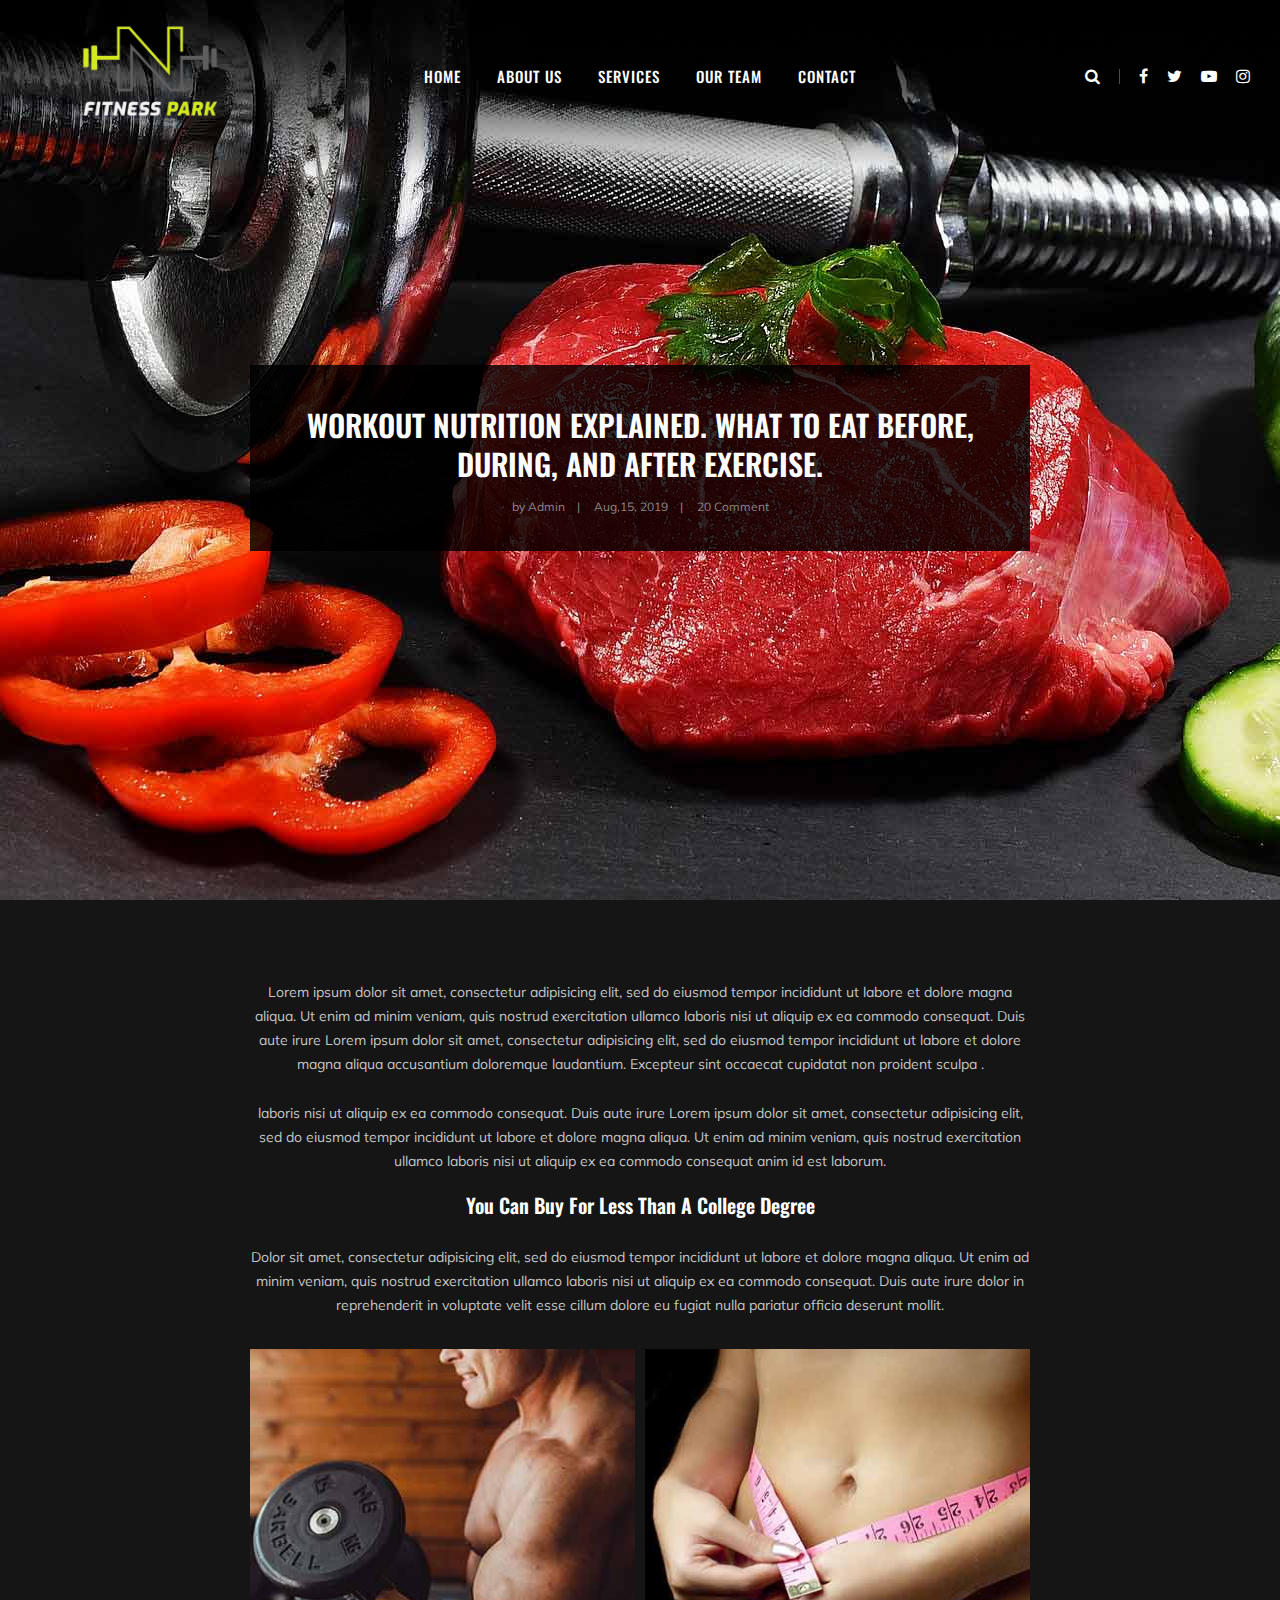
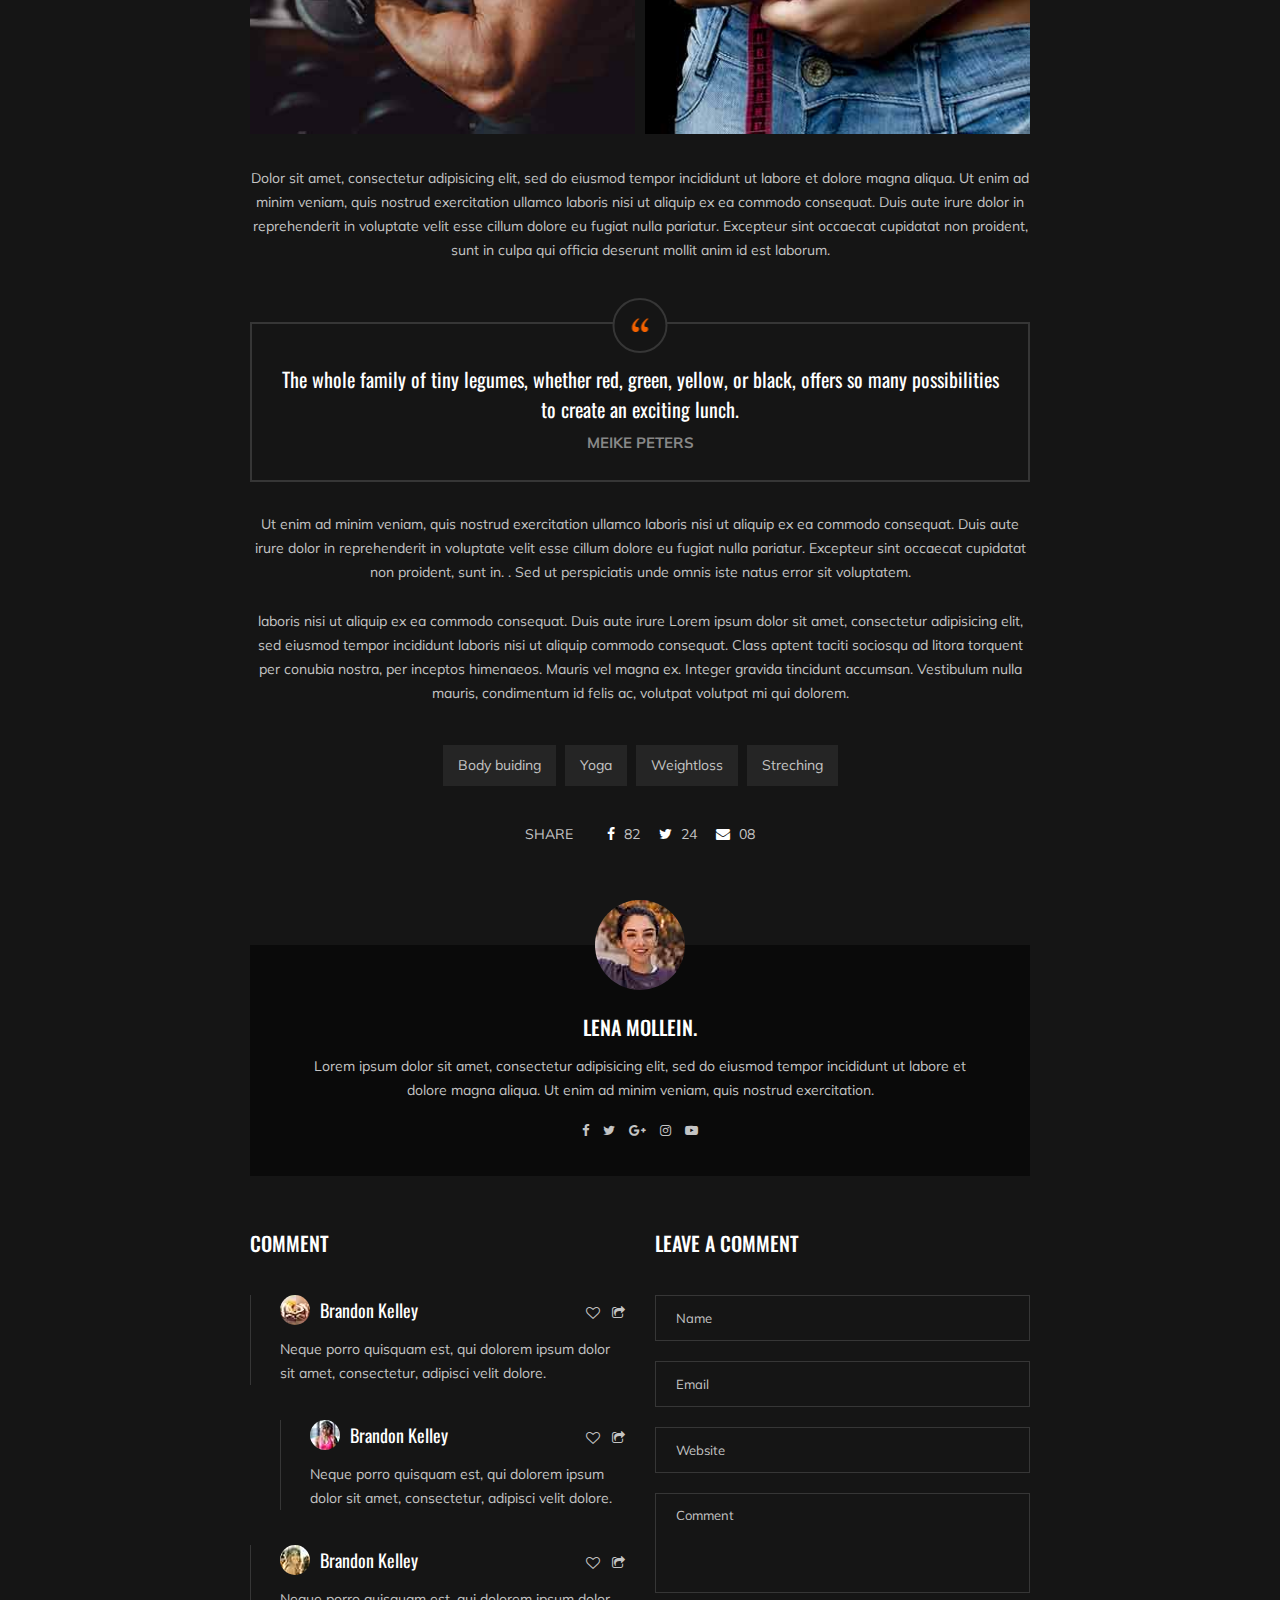
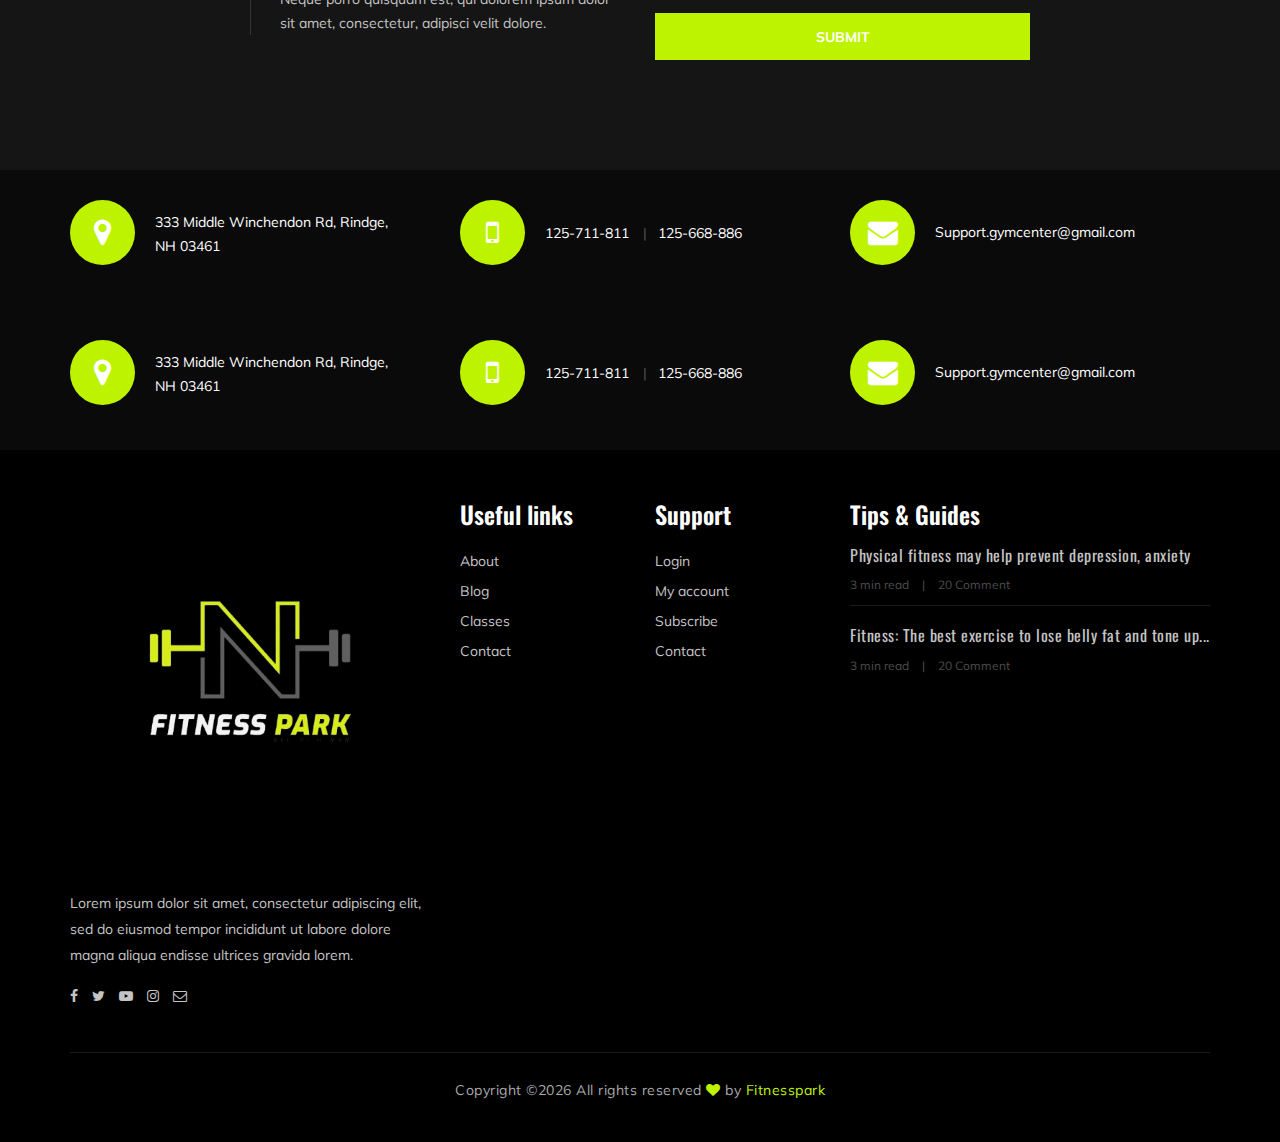
<file: blog-details.html>
<!DOCTYPE html>
<html lang="zxx">

<head>
    <meta charset="UTF-8">
    <meta name="description" content="Gym Template">
    <meta name="keywords" content="Gym, unica, creative, html">
    <meta name="viewport" content="width=device-width, initial-scale=1.0">
    <meta http-equiv="X-UA-Compatible" content="ie=edge">
    <title>Gym | Template</title>

    <!-- Google Font -->
    <link href="https://fonts.googleapis.com/css?family=Muli:300,400,500,600,700,800,900&display=swap" rel="stylesheet">
    <link href="https://fonts.googleapis.com/css?family=Oswald:300,400,500,600,700&display=swap" rel="stylesheet">

    <!-- Css Styles -->
    <link rel="stylesheet" href="css/bootstrap.min.css" type="text/css">
    <link rel="stylesheet" href="css/font-awesome.min.css" type="text/css">
    <link rel="stylesheet" href="css/flaticon.css" type="text/css">
    <link rel="stylesheet" href="css/owl.carousel.min.css" type="text/css">
    <link rel="stylesheet" href="css/barfiller.css" type="text/css">
    <link rel="stylesheet" href="css/magnific-popup.css" type="text/css">
    <link rel="stylesheet" href="css/slicknav.min.css" type="text/css">
    <link rel="stylesheet" href="css/style.css" type="text/css">
</head>

<body>
    <!-- Page Preloder -->
    <div id="preloder">
        <div class="loader"></div>
    </div>

    <!-- Offcanvas Menu Section Begin -->
    <div class="offcanvas-menu-overlay"></div>
    <div class="offcanvas-menu-wrapper">
        <div class="canvas-close">
            <i class="fa fa-close"></i>
        </div>
        <div class="canvas-search search-switch">
            <i class="fa fa-search"></i>
        </div>
        <nav class="canvas-menu mobile-menu">
            <ul>
                <li><a href="./index.html">Home</a></li>
                <li><a href="./about-us.html">About Us</a></li>
      
                <li><a href="./services.html">Services</a></li>
                <li><a href="./team.html">Our Team</a></li>
          
                <li><a href="./contact.html">Contact</a></li>
            </ul>
        </nav>
        <div id="mobile-menu-wrap"></div>
        <div class="canvas-social">
            <a href="#"><i class="fa fa-facebook"></i></a>
            <a href="#"><i class="fa fa-twitter"></i></a>
            <a href="#"><i class="fa fa-youtube-play"></i></a>
            <a href="#"><i class="fa fa-instagram"></i></a>
        </div>
    </div>
    <!-- Offcanvas Menu Section End -->

    <!-- Header Section Begin -->
    <header class="header-section">
        <div class="container-fluid">
            <div class="row">
                <div class="col-lg-3">
                    <div class="logo">
                        <a href="./index.html">
                            <img class="logo-img"  src="img/f3.png" alt="">
                        </a>
                    </div>
                </div>
                <div class="col-lg-6">
                    <nav class="nav-menu">
                        <ul>
                            <li><a href="./index.html">Home</a></li>
                            <li><a href="./about-us.html">About Us</a></li>
                            <li><a href="./services.html">Services</a></li>
                            <li><a href="./team.html">Our Team</a></li>
    
                            <li><a href="./contact.html">Contact</a></li>
                        </ul>
                    </nav>
                </div>
                <div class="col-lg-3">
                    <div class="top-option">
                        <div class="to-search search-switch">
                            <i class="fa fa-search"></i>
                        </div>
                        <div class="to-social">
                            <a href="#"><i class="fa fa-facebook"></i></a>
                            <a href="#"><i class="fa fa-twitter"></i></a>
                            <a href="#"><i class="fa fa-youtube-play"></i></a>
                            <a href="#"><i class="fa fa-instagram"></i></a>
                        </div>
                    </div>
                </div>
            </div>
            <div class="canvas-open">
                <i class="fa fa-bars"></i>
            </div>
        </div>
    </header>
    <!-- Header End -->

    <!-- Blog Details Hero Section Begin -->
    <section class="blog-details-hero set-bg" data-setbg="img/blog/details/details-hero.jpg">
        <div class="container">
            <div class="row">
                <div class="col-lg-8 p-0 m-auto">
                    <div class="bh-text">
                        <h3>Workout nutrition explained. What to eat before, during, and after exercise.</h3>
                        <ul>
                            <li>by Admin</li>
                            <li>Aug,15, 2019</li>
                            <li>20 Comment</li>
                        </ul>
                    </div>
                </div>
            </div>
        </div>
    </section>
    <!-- Blog Details Hero Section End -->

    <!-- Blog Details Section Begin -->
    <section class="blog-details-section spad">
        <div class="container">
            <div class="row">
                <div class="col-lg-8 p-0 m-auto">
                    <div class="blog-details-text">
                        <div class="blog-details-title">
                            <p>Lorem ipsum dolor sit amet, consectetur adipisicing elit, sed do eiusmod tempor
                                incididunt ut labore et dolore magna aliqua. Ut enim ad minim veniam, quis nostrud
                                exercitation ullamco laboris nisi ut aliquip ex ea commodo consequat. Duis aute irure
                                Lorem ipsum dolor sit amet, consectetur adipisicing elit, sed do eiusmod tempor
                                incididunt ut labore et dolore magna aliqua accusantium doloremque laudantium. Excepteur
                                sint occaecat cupidatat non proident sculpa .</p>
                            <p>laboris nisi ut aliquip ex ea commodo consequat. Duis aute irure Lorem ipsum dolor sit
                                amet, consectetur adipisicing elit, sed do eiusmod tempor incididunt ut labore et dolore
                                magna aliqua. Ut enim ad minim veniam, quis nostrud exercitation ullamco laboris nisi ut
                                aliquip ex ea commodo consequat anim id est laborum.</p>
                            <h5>You Can Buy For Less Than A College Degree</h5>
                            <p>Dolor sit amet, consectetur adipisicing elit, sed do eiusmod tempor incididunt ut labore
                                et dolore magna aliqua. Ut enim ad minim veniam, quis nostrud exercitation ullamco
                                laboris nisi ut aliquip ex ea commodo consequat. Duis aute irure dolor in reprehenderit
                                in voluptate velit esse cillum dolore eu fugiat nulla pariatur officia deserunt mollit.
                            </p>
                        </div>
                        <div class="blog-details-pic">
                            <div class="blog-details-pic-item">
                                <img src="img/blog/details/details-1.jpg" alt="">
                            </div>
                            <div class="blog-details-pic-item">
                                <img src="img/blog/details/details-2.jpg" alt="">
                            </div>
                        </div>
                        <div class="blog-details-desc">
                            <p>Dolor sit amet, consectetur adipisicing elit, sed do eiusmod tempor incididunt ut labore
                                et dolore magna aliqua. Ut enim ad minim veniam, quis nostrud exercitation ullamco
                                laboris nisi ut aliquip ex ea commodo consequat. Duis aute irure dolor in reprehenderit
                                in voluptate velit esse cillum dolore eu fugiat nulla pariatur. Excepteur sint occaecat
                                cupidatat non proident, sunt in culpa qui officia deserunt mollit anim id est laborum.
                            </p>
                        </div>
                        <div class="blog-details-quote">
                            <div class="quote-icon">
                                <img src="img/blog/details/quote-left.png" alt="">
                            </div>
                            <h5>The whole family of tiny legumes, whether red, green, yellow, or black, offers so many
                                possibilities to create an exciting lunch.</h5>
                            <span>MEIKE PETERS</span>
                        </div>
                        <div class="blog-details-more-desc">
                            <p>Ut enim ad minim veniam, quis nostrud exercitation ullamco laboris nisi ut aliquip ex ea
                                commodo consequat. Duis aute irure dolor in reprehenderit in voluptate velit esse cillum
                                dolore eu fugiat nulla pariatur. Excepteur sint occaecat cupidatat non proident, sunt
                                in. . Sed ut perspiciatis unde omnis iste natus error sit voluptatem.</p>
                            <p>laboris nisi ut aliquip ex ea commodo consequat. Duis aute irure Lorem ipsum dolor sit
                                amet, consectetur adipisicing elit, sed eiusmod tempor incididunt laboris nisi ut
                                aliquip commodo consequat. Class aptent taciti sociosqu ad litora torquent per conubia
                                nostra, per inceptos himenaeos. Mauris vel magna ex. Integer gravida tincidunt accumsan.
                                Vestibulum nulla mauris, condimentum id felis ac, volutpat volutpat mi qui dolorem.</p>
                        </div>
                        <div class="blog-details-tag-share">
                            <div class="tags">
                                <a href="#">Body buiding</a>
                                <a href="#">Yoga</a>
                                <a href="#">Weightloss</a>
                                <a href="#">Streching</a>
                            </div>
                            <div class="share">
                                <span>Share</span>
                                <a href="#"><i class="fa fa-facebook"></i> 82</a>
                                <a href="#"><i class="fa fa-twitter"></i> 24</a>
                                <a href="#"><i class="fa fa-envelope"></i> 08</a>
                            </div>
                        </div>
                        <div class="blog-details-author">
                            <div class="ba-pic">
                                <img src="img/blog/details/blog-profile.jpg" alt="">
                            </div>
                            <div class="ba-text">
                                <h5>Lena Mollein.</h5>
                                <p>Lorem ipsum dolor sit amet, consectetur adipisicing elit, sed do eiusmod tempor
                                    incididunt ut labore et dolore magna aliqua. Ut enim ad minim veniam, quis nostrud
                                    exercitation.</p>
                                <div class="bp-social">
                                    <a href="#"><i class="fa fa-facebook"></i></a>
                                    <a href="#"><i class="fa fa-twitter"></i></a>
                                    <a href="#"><i class="fa fa-google-plus"></i></a>
                                    <a href="#"><i class="fa fa-instagram"></i></a>
                                    <a href="#"><i class="fa fa-youtube-play"></i></a>
                                </div>
                            </div>
                        </div>
                        <div class="row">
                            <div class="col-lg-6">
                                <div class="comment-option">
                                    <h5 class="co-title">Comment</h5>
                                    <div class="co-item">
                                        <div class="co-widget">
                                            <a href="#"><i class="fa fa-heart-o"></i></a>
                                            <a href="#"><i class="fa fa-share-square-o"></i></a>
                                        </div>
                                        <div class="co-pic">
                                            <img src="img/blog/details/comment-1.jpg" alt="">
                                            <h5>Brandon Kelley</h5>
                                        </div>
                                        <div class="co-text">
                                            <p>Neque porro quisquam est, qui dolorem ipsum dolor sit amet, consectetur,
                                                adipisci velit dolore.</p>
                                        </div>
                                    </div>
                                    <div class="co-item reply-comment">
                                        <div class="co-widget">
                                            <a href="#"><i class="fa fa-heart-o"></i></a>
                                            <a href="#"><i class="fa fa-share-square-o"></i></a>
                                        </div>
                                        <div class="co-pic">
                                            <img src="img/blog/details/comment-2.jpg" alt="">
                                            <h5>Brandon Kelley</h5>
                                        </div>
                                        <div class="co-text">
                                            <p>Neque porro quisquam est, qui dolorem ipsum dolor sit amet, consectetur,
                                                adipisci velit dolore.</p>
                                        </div>
                                    </div>
                                    <div class="co-item">
                                        <div class="co-widget">
                                            <a href="#"><i class="fa fa-heart-o"></i></a>
                                            <a href="#"><i class="fa fa-share-square-o"></i></a>
                                        </div>
                                        <div class="co-pic">
                                            <img src="img/blog/details/comment-3.jpg" alt="">
                                            <h5>Brandon Kelley</h5>
                                        </div>
                                        <div class="co-text">
                                            <p>Neque porro quisquam est, qui dolorem ipsum dolor sit amet, consectetur,
                                                adipisci velit dolore.</p>
                                        </div>
                                    </div>
                                </div>
                            </div>
                            <div class="col-lg-6">
                                <div class="leave-comment">
                                    <h5>Leave a comment</h5>
                                    <form action="#">
                                        <input type="text" placeholder="Name">
                                        <input type="text" placeholder="Email">
                                        <input type="text" placeholder="Website">
                                        <textarea placeholder="Comment"></textarea>
                                        <button type="submit">Submit</button>
                                    </form>
                                </div>
                            </div>
                        </div>
                    </div>
                </div>
            </div>
        </div>
    </section>
    <!-- Blog Details Section End -->

    <!-- Get In Touch Section Begin -->
    <div class="gettouch-section">
        <div class="container">
            <div class="row">
                <div class="col-lg-4">
                    <div class="gt-text">
                        <i class="fa fa-map-marker"></i>
                        <p>333 Middle Winchendon Rd, Rindge,<br/> NH 03461</p>
                    </div>
                </div>
                <div class="col-lg-4">
                    <div class="gt-text">
                        <i class="fa fa-mobile"></i>
                        <ul>
                            <li>125-711-811</li>
                            <li>125-668-886</li>
                        </ul>
                    </div>
                </div>
                <div class="col-lg-4">
                    <div class="gt-text email">
                        <i class="fa fa-envelope"></i>
                        <p>Support.gymcenter@gmail.com</p>
                    </div>
                </div>
            </div>
        </div>
    </div>
    <!-- Get In Touch Section End -->

    <!-- Get In Touch Section Begin -->
    <div class="gettouch-section">
        <div class="container">
            <div class="row">
                <div class="col-md-4">
                    <div class="gt-text">
                        <i class="fa fa-map-marker"></i>
                        <p>333 Middle Winchendon Rd, Rindge,<br/> NH 03461</p>
                    </div>
                </div>
                <div class="col-md-4">
                    <div class="gt-text">
                        <i class="fa fa-mobile"></i>
                        <ul>
                            <li>125-711-811</li>
                            <li>125-668-886</li>
                        </ul>
                    </div>
                </div>
                <div class="col-md-4">
                    <div class="gt-text email">
                        <i class="fa fa-envelope"></i>
                        <p>Support.gymcenter@gmail.com</p>
                    </div>
                </div>
            </div>
        </div>
    </div>
    <!-- Get In Touch Section End -->

    <!-- Footer Section Begin -->
    <section class="footer-section">
        <div class="container">
            <div class="row">
                <div class="col-lg-4">
                    <div class="fs-about">
                        <div class="fa-logo">
                            <a href="#"><img src="img/f3.png" alt=""></a>
                        </div>
                        <p>Lorem ipsum dolor sit amet, consectetur adipiscing elit, sed do eiusmod tempor incididunt ut
                            labore dolore magna aliqua endisse ultrices gravida lorem.</p>
                        <div class="fa-social">
                            <a href="#"><i class="fa fa-facebook"></i></a>
                            <a href="#"><i class="fa fa-twitter"></i></a>
                            <a href="#"><i class="fa fa-youtube-play"></i></a>
                            <a href="#"><i class="fa fa-instagram"></i></a>
                            <a href="#"><i class="fa  fa-envelope-o"></i></a>
                        </div>
                    </div>
                </div>
                <div class="col-lg-2 col-md-3 col-sm-6">
                    <div class="fs-widget">
                        <h4>Useful links</h4>
                        <ul>
                            <li><a href="#">About</a></li>
                            <li><a href="#">Blog</a></li>
                            <li><a href="#">Classes</a></li>
                            <li><a href="#">Contact</a></li>
                        </ul>
                    </div>
                </div>
                <div class="col-lg-2 col-md-3 col-sm-6">
                    <div class="fs-widget">
                        <h4>Support</h4>
                        <ul>
                            <li><a href="#">Login</a></li>
                            <li><a href="#">My account</a></li>
                            <li><a href="#">Subscribe</a></li>
                            <li><a href="#">Contact</a></li>
                        </ul>
                    </div>
                </div>
                <div class="col-lg-4 col-md-6">
                    <div class="fs-widget">
                        <h4>Tips & Guides</h4>
                        <div class="fw-recent">
                            <h6><a href="#">Physical fitness may help prevent depression, anxiety</a></h6>
                            <ul>
                                <li>3 min read</li>
                                <li>20 Comment</li>
                            </ul>
                        </div>
                        <div class="fw-recent">
                            <h6><a href="#">Fitness: The best exercise to lose belly fat and tone up...</a></h6>
                            <ul>
                                <li>3 min read</li>
                                <li>20 Comment</li>
                            </ul>
                        </div>
                    </div>
                </div>
            </div>
            <div class="row">
                <div class="col-lg-12 text-center">
                    <div class="copyright-text">
                        <p><!-- Link back to Colorlib can't be removed. Template is licensed under CC BY 3.0. -->
                            Copyright &copy;<script>document.write(new Date().getFullYear());</script> All rights reserved  <i class="fa fa-heart" aria-hidden="true"></i> by <a href="" target="_blank">Fitnesspark</a>
                            <!-- Link back to Colorlib can't be removed. Template is licensed under CC BY 3.0. --></p>
                    </div>
                </div>
            </div>
        </div>
    </section>
    <!-- Footer Section End -->

    <!-- Js Plugins -->
    <script src="js/jquery-3.3.1.min.js"></script>
    <script src="js/bootstrap.min.js"></script>
    <script src="js/jquery.magnific-popup.min.js"></script>
    <script src="js/masonry.pkgd.min.js"></script>
    <script src="js/jquery.barfiller.js"></script>
    <script src="js/jquery.slicknav.js"></script>
    <script src="js/owl.carousel.min.js"></script>
    <script src="js/main.js"></script>



</body>

</html>
</file>
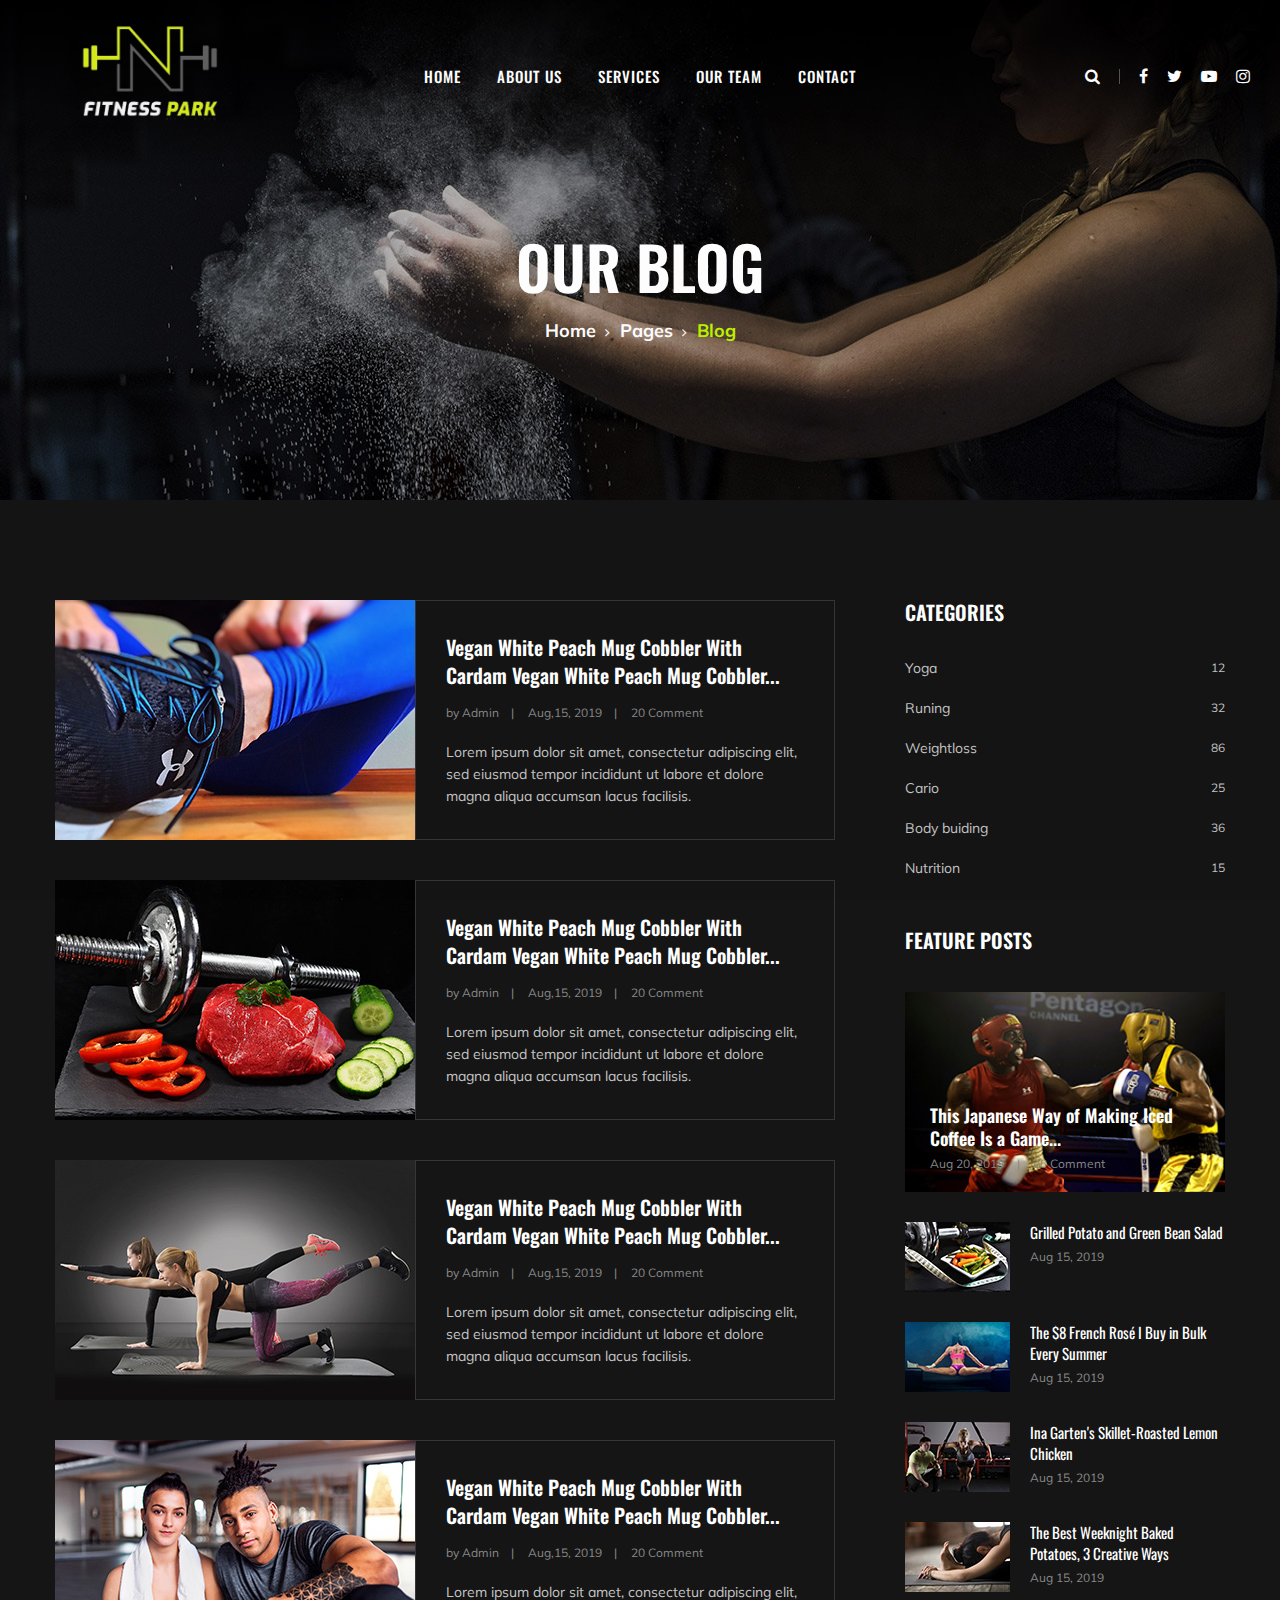
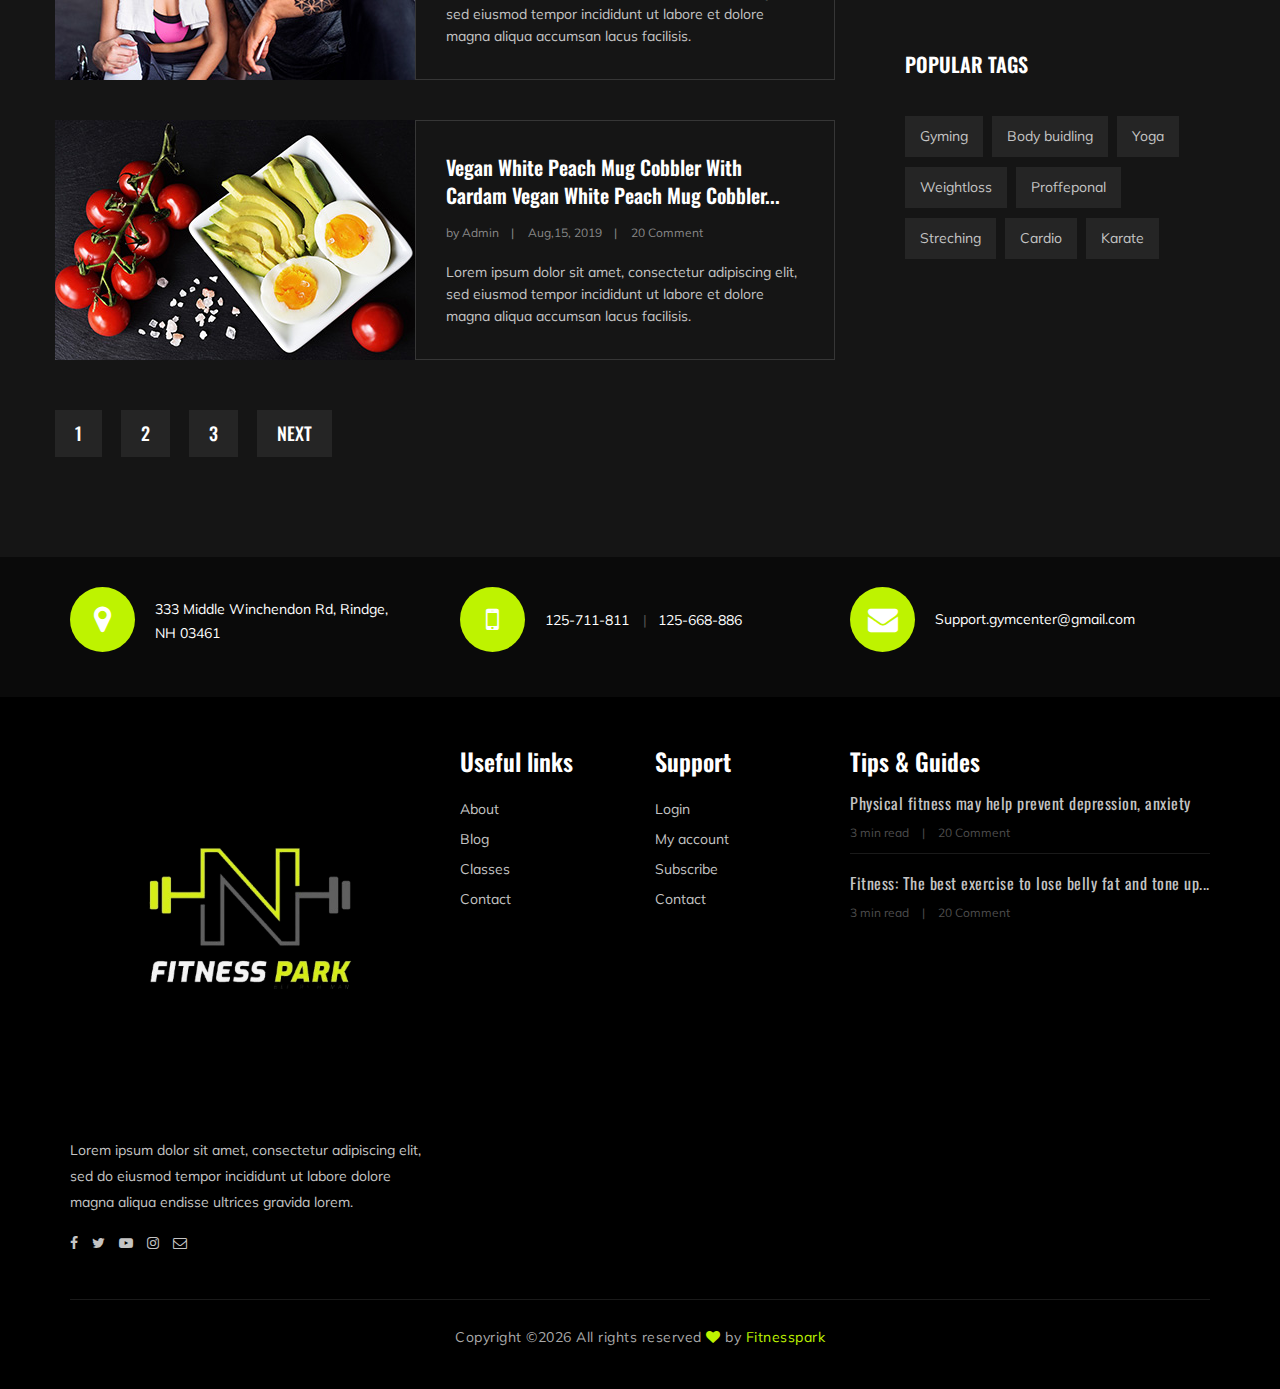
<file: blog.html>
<!DOCTYPE html>
<html lang="zxx">

<head>
    <meta charset="UTF-8">
    <meta name="description" content="Gym Template">
    <meta name="keywords" content="Gym, unica, creative, html">
    <meta name="viewport" content="width=device-width, initial-scale=1.0">
    <meta http-equiv="X-UA-Compatible" content="ie=edge">
    <title>Gym | Template</title>

    <!-- Google Font -->
    <link href="https://fonts.googleapis.com/css?family=Muli:300,400,500,600,700,800,900&display=swap" rel="stylesheet">
    <link href="https://fonts.googleapis.com/css?family=Oswald:300,400,500,600,700&display=swap" rel="stylesheet">

    <!-- Css Styles -->
    <link rel="stylesheet" href="css/bootstrap.min.css" type="text/css">
    <link rel="stylesheet" href="css/font-awesome.min.css" type="text/css">
    <link rel="stylesheet" href="css/flaticon.css" type="text/css">
    <link rel="stylesheet" href="css/owl.carousel.min.css" type="text/css">
    <link rel="stylesheet" href="css/barfiller.css" type="text/css">
    <link rel="stylesheet" href="css/magnific-popup.css" type="text/css">
    <link rel="stylesheet" href="css/slicknav.min.css" type="text/css">
    <link rel="stylesheet" href="css/style.css" type="text/css">
</head>

<body>
    <!-- Page Preloder -->
    <div id="preloder">
        <div class="loader"></div>
    </div>

    <!-- Offcanvas Menu Section Begin -->
    <div class="offcanvas-menu-overlay"></div>
    <div class="offcanvas-menu-wrapper">
        <div class="canvas-close">
            <i class="fa fa-close"></i>
        </div>
        <div class="canvas-search search-switch">
            <i class="fa fa-search"></i>
        </div>
        <nav class="canvas-menu mobile-menu">
            <ul>
                <li><a href="./index.html">Home</a></li>
                <li><a href="./about-us.html">About Us</a></li>
                <li><a href="./services.html">Services</a></li>
                <li><a href="./team.html">Our Team</a></li>
      
                <li><a href="./contact.html">Contact</a></li>
            </ul>
        </nav>
        <div id="mobile-menu-wrap"></div>
        <div class="canvas-social">
            <a href="#"><i class="fa fa-facebook"></i></a>
            <a href="#"><i class="fa fa-twitter"></i></a>
            <a href="#"><i class="fa fa-youtube-play"></i></a>
            <a href="#"><i class="fa fa-instagram"></i></a>
        </div>
    </div>
    <!-- Offcanvas Menu Section End -->

    <!-- Header Section Begin -->
    <header class="header-section">
        <div class="container-fluid">
            <div class="row">
                <div class="col-lg-3">
                    <div class="logo">
                        <a href="./index.html">
                            <img class="logo-img"  src="img/f3.png" alt="">
                        </a>
                    </div>
                </div>
                <div class="col-lg-6">
                    <nav class="nav-menu">
                        <ul>
                            <li><a href="./index.html">Home</a></li>
                            <li><a href="./about-us.html">About Us</a></li>
                            <li><a href="./services.html">Services</a></li>
                            <li><a href="./team.html">Our Team</a></li>
            
                            <li><a href="./contact.html">Contact</a></li>
                        </ul>
                    </nav>
                </div>
                <div class="col-lg-3">
                    <div class="top-option">
                        <div class="to-search search-switch">
                            <i class="fa fa-search"></i>
                        </div>
                        <div class="to-social">
                            <a href="#"><i class="fa fa-facebook"></i></a>
                            <a href="#"><i class="fa fa-twitter"></i></a>
                            <a href="#"><i class="fa fa-youtube-play"></i></a>
                            <a href="#"><i class="fa fa-instagram"></i></a>
                        </div>
                    </div>
                </div>
            </div>
            <div class="canvas-open">
                <i class="fa fa-bars"></i>
            </div>
        </div>
    </header>
    <!-- Header End -->

    <!-- Breadcrumb Section Begin -->
    <section class="breadcrumb-section set-bg" data-setbg="img/breadcrumb-bg.jpg">
        <div class="container">
            <div class="row">
                <div class="col-lg-12 text-center">
                    <div class="breadcrumb-text">
                        <h2>Our Blog</h2>
                        <div class="bt-option">
                            <a href="./index.html">Home</a>
                            <a href="#">Pages</a>
                            <span>Blog</span>
                        </div>
                    </div>
                </div>
            </div>
        </div>
    </section>
    <!-- Breadcrumb Section End -->

    <!-- Blog Section Begin -->
    <section class="blog-section spad">
        <div class="container">
            <div class="row">
                <div class="col-lg-8 p-0">
                    <div class="blog-item">
                        <div class="bi-pic">
                            <img src="img/blog/blog-1.jpg" alt="">
                        </div>
                        <div class="bi-text">
                            <h5><a href="./blog-details.html">Vegan White Peach Mug Cobbler With Cardam Vegan White Peach Mug
                                    Cobbler...</a></h5>
                            <ul>
                                <li>by Admin</li>
                                <li>Aug,15, 2019</li>
                                <li>20 Comment</li>
                            </ul>
                            <p>Lorem ipsum dolor sit amet, consectetur adipiscing elit, sed eiusmod tempor incididunt ut
                                labore et dolore magna aliqua accumsan lacus facilisis.</p>
                        </div>
                    </div>
                    <div class="blog-item">
                        <div class="bi-pic">
                            <img src="img/blog/blog-2.jpg" alt="">
                        </div>
                        <div class="bi-text">
                            <h5><a href="./blog-details.html">Vegan White Peach Mug Cobbler With Cardam Vegan White Peach Mug
                                    Cobbler...</a></h5>
                            <ul>
                                <li>by Admin</li>
                                <li>Aug,15, 2019</li>
                                <li>20 Comment</li>
                            </ul>
                            <p>Lorem ipsum dolor sit amet, consectetur adipiscing elit, sed eiusmod tempor incididunt ut
                                labore et dolore magna aliqua accumsan lacus facilisis.</p>
                        </div>
                    </div>
                    <div class="blog-item">
                        <div class="bi-pic">
                            <img src="img/blog/blog-3.jpg" alt="">
                        </div>
                        <div class="bi-text">
                            <h5><a href="./blog-details.html">Vegan White Peach Mug Cobbler With Cardam Vegan White Peach Mug
                                    Cobbler...</a></h5>
                            <ul>
                                <li>by Admin</li>
                                <li>Aug,15, 2019</li>
                                <li>20 Comment</li>
                            </ul>
                            <p>Lorem ipsum dolor sit amet, consectetur adipiscing elit, sed eiusmod tempor incididunt ut
                                labore et dolore magna aliqua accumsan lacus facilisis.</p>
                        </div>
                    </div>
                    <div class="blog-item">
                        <div class="bi-pic">
                            <img src="img/blog/blog-4.jpg" alt="">
                        </div>
                        <div class="bi-text">
                            <h5><a href="./blog-details.html">Vegan White Peach Mug Cobbler With Cardam Vegan White Peach Mug
                                    Cobbler...</a></h5>
                            <ul>
                                <li>by Admin</li>
                                <li>Aug,15, 2019</li>
                                <li>20 Comment</li>
                            </ul>
                            <p>Lorem ipsum dolor sit amet, consectetur adipiscing elit, sed eiusmod tempor incididunt ut
                                labore et dolore magna aliqua accumsan lacus facilisis.</p>
                        </div>
                    </div>
                    <div class="blog-item">
                        <div class="bi-pic">
                            <img src="img/blog/blog-5.jpg" alt="">
                        </div>
                        <div class="bi-text">
                            <h5><a href="./blog-details.html">Vegan White Peach Mug Cobbler With Cardam Vegan White Peach Mug
                                    Cobbler...</a></h5>
                            <ul>
                                <li>by Admin</li>
                                <li>Aug,15, 2019</li>
                                <li>20 Comment</li>
                            </ul>
                            <p>Lorem ipsum dolor sit amet, consectetur adipiscing elit, sed eiusmod tempor incididunt ut
                                labore et dolore magna aliqua accumsan lacus facilisis.</p>
                        </div>
                    </div>
                    <div class="blog-pagination">
                        <a href="#">1</a>
                        <a href="#">2</a>
                        <a href="#">3</a>
                        <a href="#">Next</a>
                    </div>
                </div>
                <div class="col-lg-4 col-md-8 p-0">
                    <div class="sidebar-option">
                        <div class="so-categories">
                            <h5 class="title">Categories</h5>
                            <ul>
                                <li><a href="#">Yoga <span>12</span></a></li>
                                <li><a href="#">Runing <span>32</span></a></li>
                                <li><a href="#">Weightloss <span>86</span></a></li>
                                <li><a href="#">Cario <span>25</span></a></li>
                                <li><a href="#">Body buiding <span>36</span></a></li>
                                <li><a href="#">Nutrition <span>15</span></a></li>
                            </ul>
                        </div>
                        <div class="so-latest">
                            <h5 class="title">Feature posts</h5>
                            <div class="latest-large set-bg" data-setbg="img/letest-blog/latest-1.jpg">
                                <div class="ll-text">
                                    <h5><a href="./blog-details.html">This Japanese Way of Making Iced Coffee Is a Game...</a></h5>
                                    <ul>
                                        <li>Aug 20, 2019</li>
                                        <li>20 Comment</li>
                                    </ul>
                                </div>
                            </div>
                            <div class="latest-item">
                                <div class="li-pic">
                                    <img src="img/letest-blog/latest-2.jpg" alt="">
                                </div>
                                <div class="li-text">
                                    <h6><a href="./blog-details.html">Grilled Potato and Green Bean Salad</a></h6>
                                    <span class="li-time">Aug 15, 2019</span>
                                </div>
                            </div>
                            <div class="latest-item">
                                <div class="li-pic">
                                    <img src="img/letest-blog/latest-3.jpg" alt="">
                                </div>
                                <div class="li-text">
                                    <h6><a href="./blog-details.html">The $8 French Rosé I Buy in Bulk Every Summer</a></h6>
                                    <span class="li-time">Aug 15, 2019</span>
                                </div>
                            </div>
                            <div class="latest-item">
                                <div class="li-pic">
                                    <img src="img/letest-blog/latest-4.jpg" alt="">
                                </div>
                                <div class="li-text">
                                    <h6><a href="./blog-details.html">Ina Garten's Skillet-Roasted Lemon Chicken</a></h6>
                                    <span class="li-time">Aug 15, 2019</span>
                                </div>
                            </div>
                            <div class="latest-item">
                                <div class="li-pic">
                                    <img src="img/letest-blog/latest-5.jpg" alt="">
                                </div>
                                <div class="li-text">
                                    <h6><a href="./blog-details.html">The Best Weeknight Baked Potatoes, 3 Creative Ways</a></h6>
                                    <span class="li-time">Aug 15, 2019</span>
                                </div>
                            </div>
                        </div>
                        <div class="so-tags">
                            <h5 class="title">Popular tags</h5>
                            <a href="#">Gyming</a>
                            <a href="#">Body buidling</a>
                            <a href="#">Yoga</a>
                            <a href="#">Weightloss</a>
                            <a href="#">Proffeponal</a>
                            <a href="#">Streching</a>
                            <a href="#">Cardio</a>
                            <a href="#">Karate</a>
                        </div>
                    </div>
                </div>
            </div>
        </div>
    </section>
    <!-- Blog Section End -->

    <!-- Get In Touch Section Begin -->
    <div class="gettouch-section">
        <div class="container">
            <div class="row">
                <div class="col-md-4">
                    <div class="gt-text">
                        <i class="fa fa-map-marker"></i>
                        <p>333 Middle Winchendon Rd, Rindge,<br/> NH 03461</p>
                    </div>
                </div>
                <div class="col-md-4">
                    <div class="gt-text">
                        <i class="fa fa-mobile"></i>
                        <ul>
                            <li>125-711-811</li>
                            <li>125-668-886</li>
                        </ul>
                    </div>
                </div>
                <div class="col-md-4">
                    <div class="gt-text email">
                        <i class="fa fa-envelope"></i>
                        <p>Support.gymcenter@gmail.com</p>
                    </div>
                </div>
            </div>
        </div>
    </div>
    <!-- Get In Touch Section End -->

    <!-- Footer Section Begin -->
    <section class="footer-section">
        <div class="container">
            <div class="row">
                <div class="col-lg-4">
                    <div class="fs-about">
                        <div class="fa-logo">
                            <a href="#"><img src="img/f3.png" alt=""></a>
                        </div>
                        <p>Lorem ipsum dolor sit amet, consectetur adipiscing elit, sed do eiusmod tempor incididunt ut
                            labore dolore magna aliqua endisse ultrices gravida lorem.</p>
                        <div class="fa-social">
                            <a href="#"><i class="fa fa-facebook"></i></a>
                            <a href="#"><i class="fa fa-twitter"></i></a>
                            <a href="#"><i class="fa fa-youtube-play"></i></a>
                            <a href="#"><i class="fa fa-instagram"></i></a>
                            <a href="#"><i class="fa  fa-envelope-o"></i></a>
                        </div>
                    </div>
                </div>
                <div class="col-lg-2 col-md-3 col-sm-6">
                    <div class="fs-widget">
                        <h4>Useful links</h4>
                        <ul>
                            <li><a href="#">About</a></li>
                            <li><a href="#">Blog</a></li>
                            <li><a href="#">Classes</a></li>
                            <li><a href="#">Contact</a></li>
                        </ul>
                    </div>
                </div>
                <div class="col-lg-2 col-md-3 col-sm-6">
                    <div class="fs-widget">
                        <h4>Support</h4>
                        <ul>
                            <li><a href="#">Login</a></li>
                            <li><a href="#">My account</a></li>
                            <li><a href="#">Subscribe</a></li>
                            <li><a href="#">Contact</a></li>
                        </ul>
                    </div>
                </div>
                <div class="col-lg-4 col-md-6">
                    <div class="fs-widget">
                        <h4>Tips & Guides</h4>
                        <div class="fw-recent">
                            <h6><a href="./blog-details.html">Physical fitness may help prevent depression, anxiety</a></h6>
                            <ul>
                                <li>3 min read</li>
                                <li>20 Comment</li>
                            </ul>
                        </div>
                        <div class="fw-recent">
                            <h6><a href="./blog-details.html">Fitness: The best exercise to lose belly fat and tone up...</a></h6>
                            <ul>
                                <li>3 min read</li>
                                <li>20 Comment</li>
                            </ul>
                        </div>
                    </div>
                </div>
            </div>
            <div class="row">
                <div class="col-lg-12 text-center">
                    <div class="copyright-text">
                        <p><!-- Link back to Colorlib can't be removed. Template is licensed under CC BY 3.0. -->
                            Copyright &copy;<script>document.write(new Date().getFullYear());</script> All rights reserved  <i class="fa fa-heart" aria-hidden="true"></i> by <a href="" target="_blank">Fitnesspark</a>
                            <!-- Link back to Colorlib can't be removed. Template is licensed under CC BY 3.0. --></p>
                    </div>
                </div>
            </div>
        </div>
    </section>
    <!-- Footer Section End -->

    <!-- Search model Begin -->
    <div class="search-model">
        <div class="h-100 d-flex align-items-center justify-content-center">
            <div class="search-close-switch">+</div>
            <form class="search-model-form">
                <input type="text" id="search-input" placeholder="Search here.....">
            </form>
        </div>
    </div>
    <!-- Search model end -->

    <!-- Js Plugins -->
    <script src="js/jquery-3.3.1.min.js"></script>
    <script src="js/bootstrap.min.js"></script>
    <script src="js/jquery.magnific-popup.min.js"></script>
    <script src="js/masonry.pkgd.min.js"></script>
    <script src="js/jquery.barfiller.js"></script>
    <script src="js/jquery.slicknav.js"></script>
    <script src="js/owl.carousel.min.js"></script>
    <script src="js/main.js"></script>



</body>

</html>
</file>
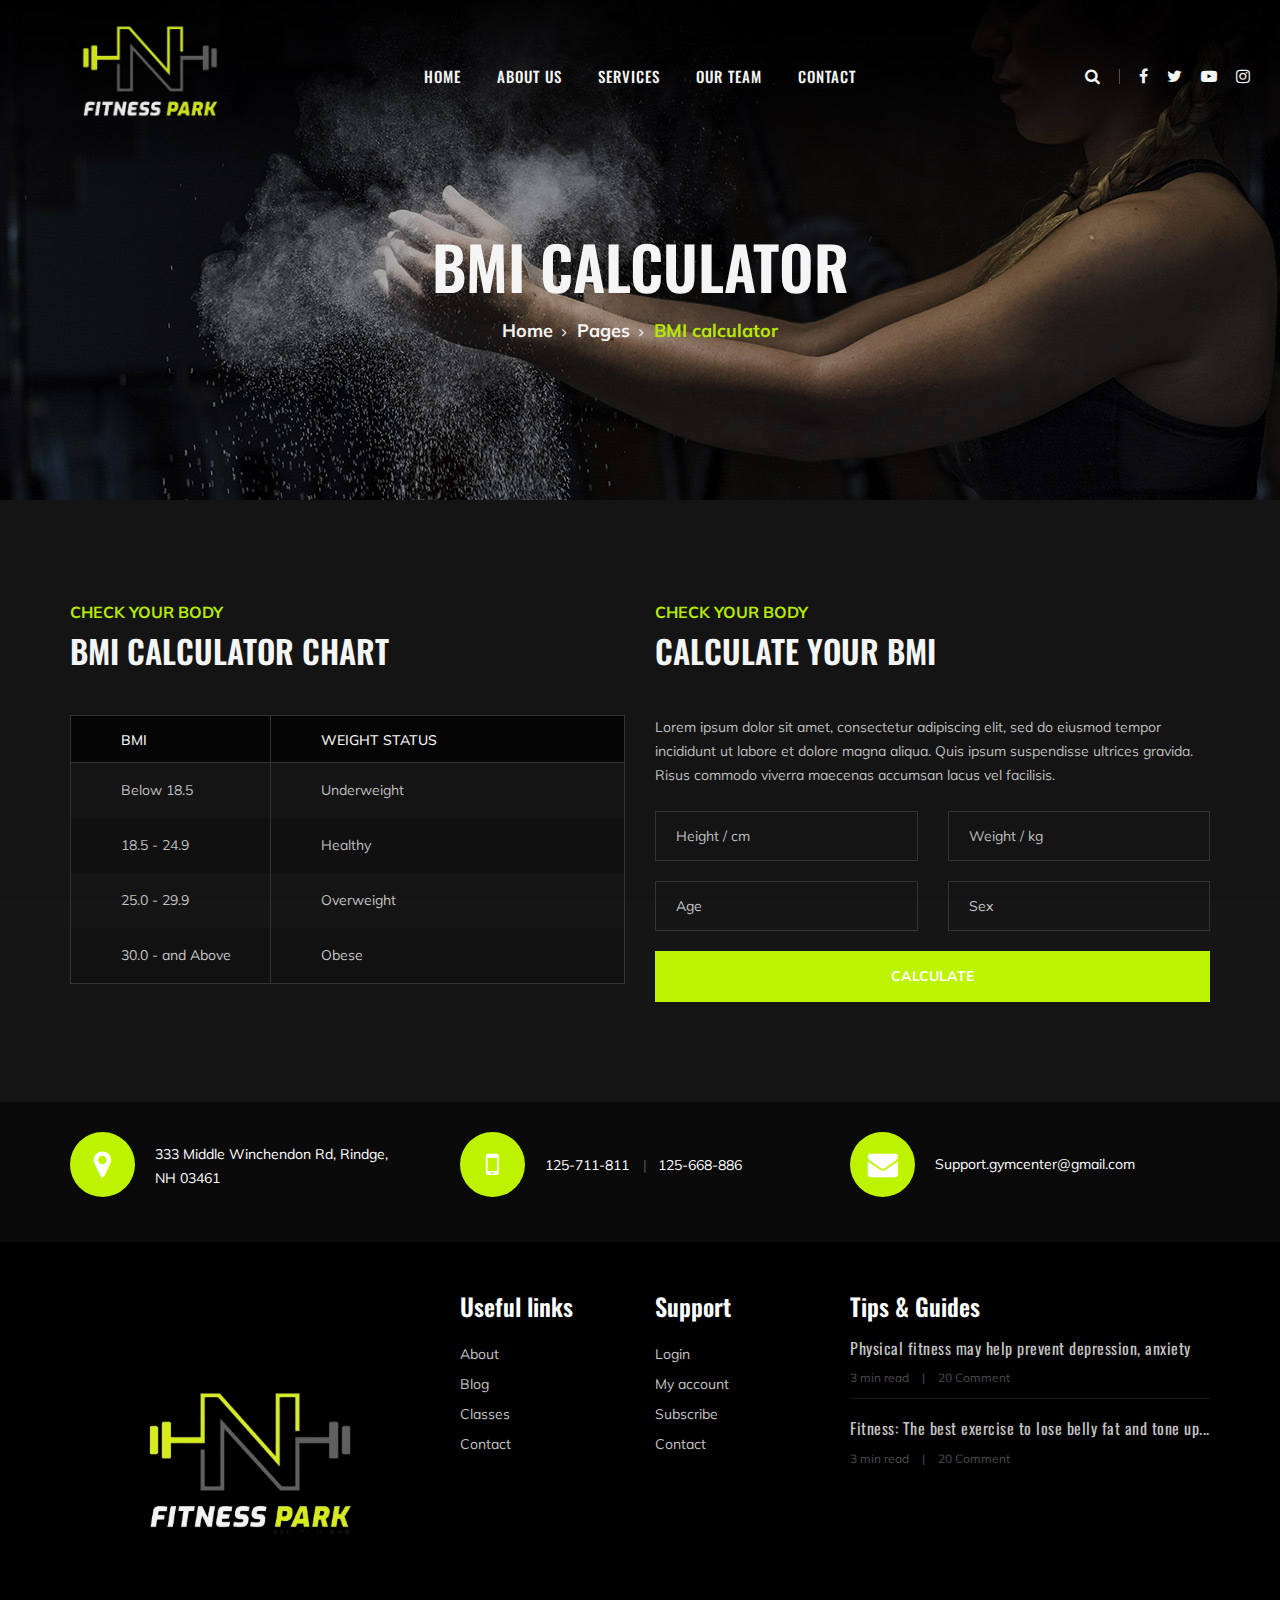
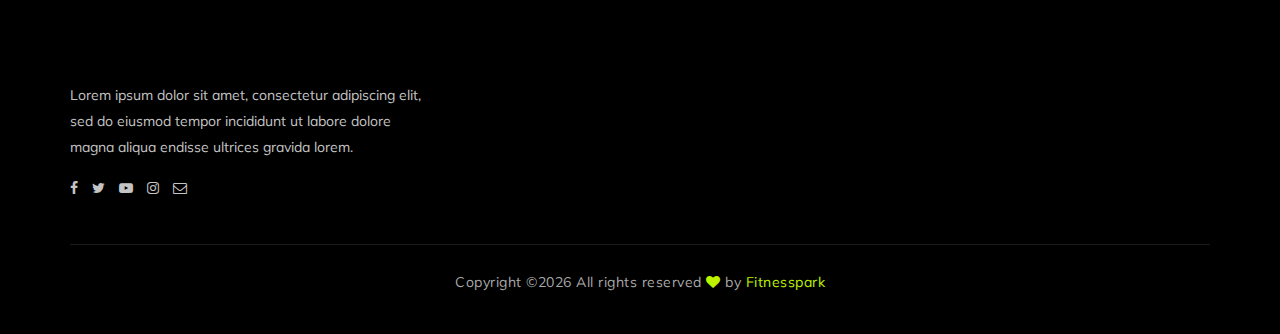
<file: bmi-calculator.html>
<!DOCTYPE html>
<html lang="zxx">

<head>
    <meta charset="UTF-8">
    <meta name="description" content="Gym Template">
    <meta name="keywords" content="Gym, unica, creative, html">
    <meta name="viewport" content="width=device-width, initial-scale=1.0">
    <meta http-equiv="X-UA-Compatible" content="ie=edge">
    <title>Gym | Template</title>

    <!-- Google Font -->
    <link href="https://fonts.googleapis.com/css?family=Muli:300,400,500,600,700,800,900&display=swap" rel="stylesheet">
    <link href="https://fonts.googleapis.com/css?family=Oswald:300,400,500,600,700&display=swap" rel="stylesheet">

    <!-- Css Styles -->
    <link rel="stylesheet" href="css/bootstrap.min.css" type="text/css">
    <link rel="stylesheet" href="css/font-awesome.min.css" type="text/css">
    <link rel="stylesheet" href="css/flaticon.css" type="text/css">
    <link rel="stylesheet" href="css/owl.carousel.min.css" type="text/css">
    <link rel="stylesheet" href="css/barfiller.css" type="text/css">
    <link rel="stylesheet" href="css/magnific-popup.css" type="text/css">
    <link rel="stylesheet" href="css/slicknav.min.css" type="text/css">
    <link rel="stylesheet" href="css/style.css" type="text/css">
</head>

<body>
    <!-- Page Preloder -->
    <div id="preloder">
        <div class="loader"></div>
    </div>

    <!-- Offcanvas Menu Section Begin -->
    <div class="offcanvas-menu-overlay"></div>
    <div class="offcanvas-menu-wrapper">
        <div class="canvas-close">
            <i class="fa fa-close"></i>
        </div>
        <div class="canvas-search search-switch">
            <i class="fa fa-search"></i>
        </div>
        <nav class="canvas-menu mobile-menu">
            <ul>
                <li><a href="./index.html">Home</a></li>
                <li><a href="./about-us.html">About Us</a></li>
                <li><a href="./services.html">Services</a></li>
                <li><a href="./team.html">Our Team</a></li>
    
                <li><a href="./contact.html">Contact</a></li>
            </ul>
        </nav>
        <div id="mobile-menu-wrap"></div>
        <div class="canvas-social">
            <a href="#"><i class="fa fa-facebook"></i></a>
            <a href="#"><i class="fa fa-twitter"></i></a>
            <a href="#"><i class="fa fa-youtube-play"></i></a>
            <a href="#"><i class="fa fa-instagram"></i></a>
        </div>
    </div>
    <!-- Offcanvas Menu Section End -->

    <!-- Header Section Begin -->
    <header class="header-section">
        <div class="container-fluid">
            <div class="row">
                <div class="col-lg-3">
                    <div class="logo">
                        <a href="./index.html">
                            <img class="logo-img"  src="img/f3.png" alt="">
                        </a>
                    </div>
                </div>
                <div class="col-lg-6">
                    <nav class="nav-menu">
                        <ul>
                            <li><a href="./index.html">Home</a></li>
                            <li><a href="./about-us.html">About Us</a></li>
                            <li><a href="./services.html">Services</a></li>
                            <li><a href="./team.html">Our Team</a></li>
                   
                            <li><a href="./contact.html">Contact</a></li>
                        </ul>
                    </nav>
                </div>
                <div class="col-lg-3">
                    <div class="top-option">
                        <div class="to-search search-switch">
                            <i class="fa fa-search"></i>
                        </div>
                        <div class="to-social">
                            <a href="#"><i class="fa fa-facebook"></i></a>
                            <a href="#"><i class="fa fa-twitter"></i></a>
                            <a href="#"><i class="fa fa-youtube-play"></i></a>
                            <a href="#"><i class="fa fa-instagram"></i></a>
                        </div>
                    </div>
                </div>
            </div>
            <div class="canvas-open">
                <i class="fa fa-bars"></i>
            </div>
        </div>
    </header>
    <!-- Header End -->

    <!-- Breadcrumb Section Begin -->
    <section class="breadcrumb-section set-bg" data-setbg="img/breadcrumb-bg.jpg">
        <div class="container">
            <div class="row">
                <div class="col-lg-12 text-center">
                    <div class="breadcrumb-text">
                        <h2>BMI calculator</h2>
                        <div class="bt-option">
                            <a href="./index.html">Home</a>
                            <a href="#">Pages</a>
                            <span>BMI calculator</span>
                        </div>
                    </div>
                </div>
            </div>
        </div>
    </section>
    <!-- Breadcrumb Section End -->

    <!-- BMI Calculator Section Begin -->
    <section class="bmi-calculator-section spad">
        <div class="container">
            <div class="row">
                <div class="col-lg-6">
                    <div class="section-title chart-title">
                        <span>check your body</span>
                        <h2>BMI CALCULATOR CHART</h2>
                    </div>
                    <div class="chart-table">
                        <table>
                            <thead>
                                <tr>
                                    <th>Bmi</th>
                                    <th>WEIGHT STATUS</th>
                                </tr>
                            </thead>
                            <tbody>
                                <tr>
                                    <td class="point">Below 18.5</td>
                                    <td>Underweight</td>
                                </tr>
                                <tr>
                                    <td class="point">18.5 - 24.9</td>
                                    <td>Healthy</td>
                                </tr>
                                <tr>
                                    <td class="point">25.0 - 29.9</td>
                                    <td>Overweight</td>
                                </tr>
                                <tr>
                                    <td class="point">30.0 - and Above</td>
                                    <td>Obese</td>
                                </tr>
                            </tbody>
                        </table>
                    </div>
                </div>
                <div class="col-lg-6">
                    <div class="section-title chart-calculate-title">
                        <span>check your body</span>
                        <h2>CALCULATE YOUR BMI</h2>
                    </div>
                    <div class="chart-calculate-form">
                        <p>Lorem ipsum dolor sit amet, consectetur adipiscing elit, sed do eiusmod tempor incididunt ut
                            labore et dolore magna aliqua. Quis ipsum suspendisse ultrices gravida. Risus commodo
                            viverra maecenas accumsan lacus vel facilisis.</p>
                        <form action="#">
                            <div class="row">
                                <div class="col-sm-6">
                                    <input type="text" placeholder="Height / cm">
                                </div>
                                <div class="col-sm-6">
                                    <input type="text" placeholder="Weight / kg">
                                </div>
                                <div class="col-sm-6">
                                    <input type="text" placeholder="Age">
                                </div>
                                <div class="col-sm-6">
                                    <input type="text" placeholder="Sex">
                                </div>
                                <div class="col-lg-12">
                                    <button type="submit">Calculate</button>
                                </div>
                            </div>
                        </form>
                    </div>
                </div>
            </div>
        </div>
    </section>
    <!-- BMI Calculator Section End -->

    <!-- Get In Touch Section Begin -->
    <div class="gettouch-section">
        <div class="container">
            <div class="row">
                <div class="col-md-4">
                    <div class="gt-text">
                        <i class="fa fa-map-marker"></i>
                        <p>333 Middle Winchendon Rd, Rindge,<br/> NH 03461</p>
                    </div>
                </div>
                <div class="col-md-4">
                    <div class="gt-text">
                        <i class="fa fa-mobile"></i>
                        <ul>
                            <li>125-711-811</li>
                            <li>125-668-886</li>
                        </ul>
                    </div>
                </div>
                <div class="col-md-4">
                    <div class="gt-text email">
                        <i class="fa fa-envelope"></i>
                        <p>Support.gymcenter@gmail.com</p>
                    </div>
                </div>
            </div>
        </div>
    </div>
    <!-- Get In Touch Section End -->

    <!-- Footer Section Begin -->
    <section class="footer-section">
        <div class="container">
            <div class="row">
                <div class="col-lg-4">
                    <div class="fs-about">
                        <div class="fa-logo">
                            <a href="#"><img src="img/f3.png" alt=""></a>
                        </div>
                        <p>Lorem ipsum dolor sit amet, consectetur adipiscing elit, sed do eiusmod tempor incididunt ut
                            labore dolore magna aliqua endisse ultrices gravida lorem.</p>
                        <div class="fa-social">
                            <a href="#"><i class="fa fa-facebook"></i></a>
                            <a href="#"><i class="fa fa-twitter"></i></a>
                            <a href="#"><i class="fa fa-youtube-play"></i></a>
                            <a href="#"><i class="fa fa-instagram"></i></a>
                            <a href="#"><i class="fa  fa-envelope-o"></i></a>
                        </div>
                    </div>
                </div>
                <div class="col-lg-2 col-md-3 col-sm-6">
                    <div class="fs-widget">
                        <h4>Useful links</h4>
                        <ul>
                            <li><a href="#">About</a></li>
                            <li><a href="#">Blog</a></li>
                            <li><a href="#">Classes</a></li>
                            <li><a href="#">Contact</a></li>
                        </ul>
                    </div>
                </div>
                <div class="col-lg-2 col-md-3 col-sm-6">
                    <div class="fs-widget">
                        <h4>Support</h4>
                        <ul>
                            <li><a href="#">Login</a></li>
                            <li><a href="#">My account</a></li>
                            <li><a href="#">Subscribe</a></li>
                            <li><a href="#">Contact</a></li>
                        </ul>
                    </div>
                </div>
                <div class="col-lg-4 col-md-6">
                    <div class="fs-widget">
                        <h4>Tips & Guides</h4>
                        <div class="fw-recent">
                            <h6><a href="#">Physical fitness may help prevent depression, anxiety</a></h6>
                            <ul>
                                <li>3 min read</li>
                                <li>20 Comment</li>
                            </ul>
                        </div>
                        <div class="fw-recent">
                            <h6><a href="#">Fitness: The best exercise to lose belly fat and tone up...</a></h6>
                            <ul>
                                <li>3 min read</li>
                                <li>20 Comment</li>
                            </ul>
                        </div>
                    </div>
                </div>
            </div>
            <div class="row">
                <div class="col-lg-12 text-center">
                    <div class="copyright-text">
                        <p><!-- Link back to Colorlib can't be removed. Template is licensed under CC BY 3.0. -->
                            Copyright &copy;<script>document.write(new Date().getFullYear());</script> All rights reserved  <i class="fa fa-heart" aria-hidden="true"></i> by <a href="" target="_blank">Fitnesspark</a>
                            <!-- Link back to Colorlib can't be removed. Template is licensed under CC BY 3.0. --></p>
                    </div>
                </div>
            </div>
        </div>
    </section>
    <!-- Footer Section End -->

    <!-- Search model Begin -->
    <div class="search-model">
        <div class="h-100 d-flex align-items-center justify-content-center">
            <div class="search-close-switch">+</div>
            <form class="search-model-form">
                <input type="text" id="search-input" placeholder="Search here.....">
            </form>
        </div>
    </div>
    <!-- Search model end -->

    <!-- Js Plugins -->
    <script src="js/jquery-3.3.1.min.js"></script>
    <script src="js/bootstrap.min.js"></script>
    <script src="js/jquery.magnific-popup.min.js"></script>
    <script src="js/masonry.pkgd.min.js"></script>
    <script src="js/jquery.barfiller.js"></script>
    <script src="js/jquery.slicknav.js"></script>
    <script src="js/owl.carousel.min.js"></script>
    <script src="js/main.js"></script>



</body>

</html>
</file>
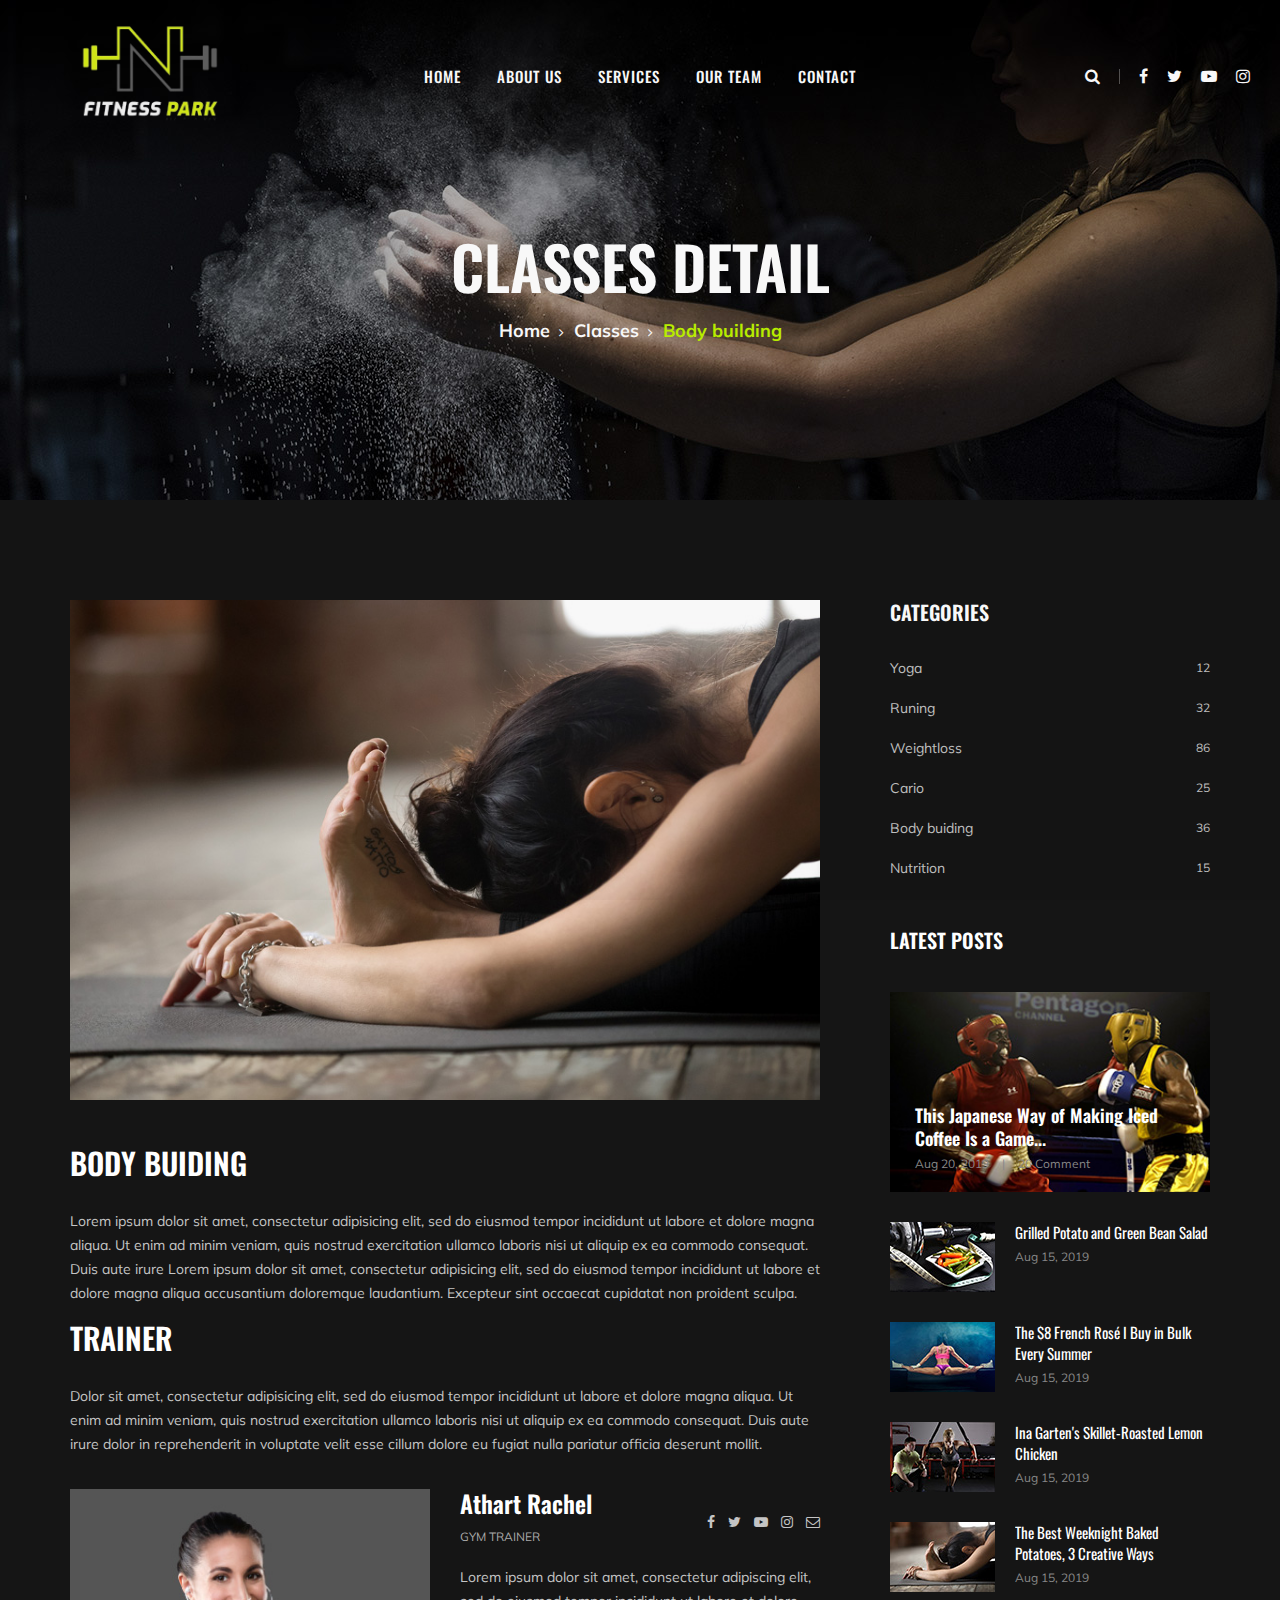
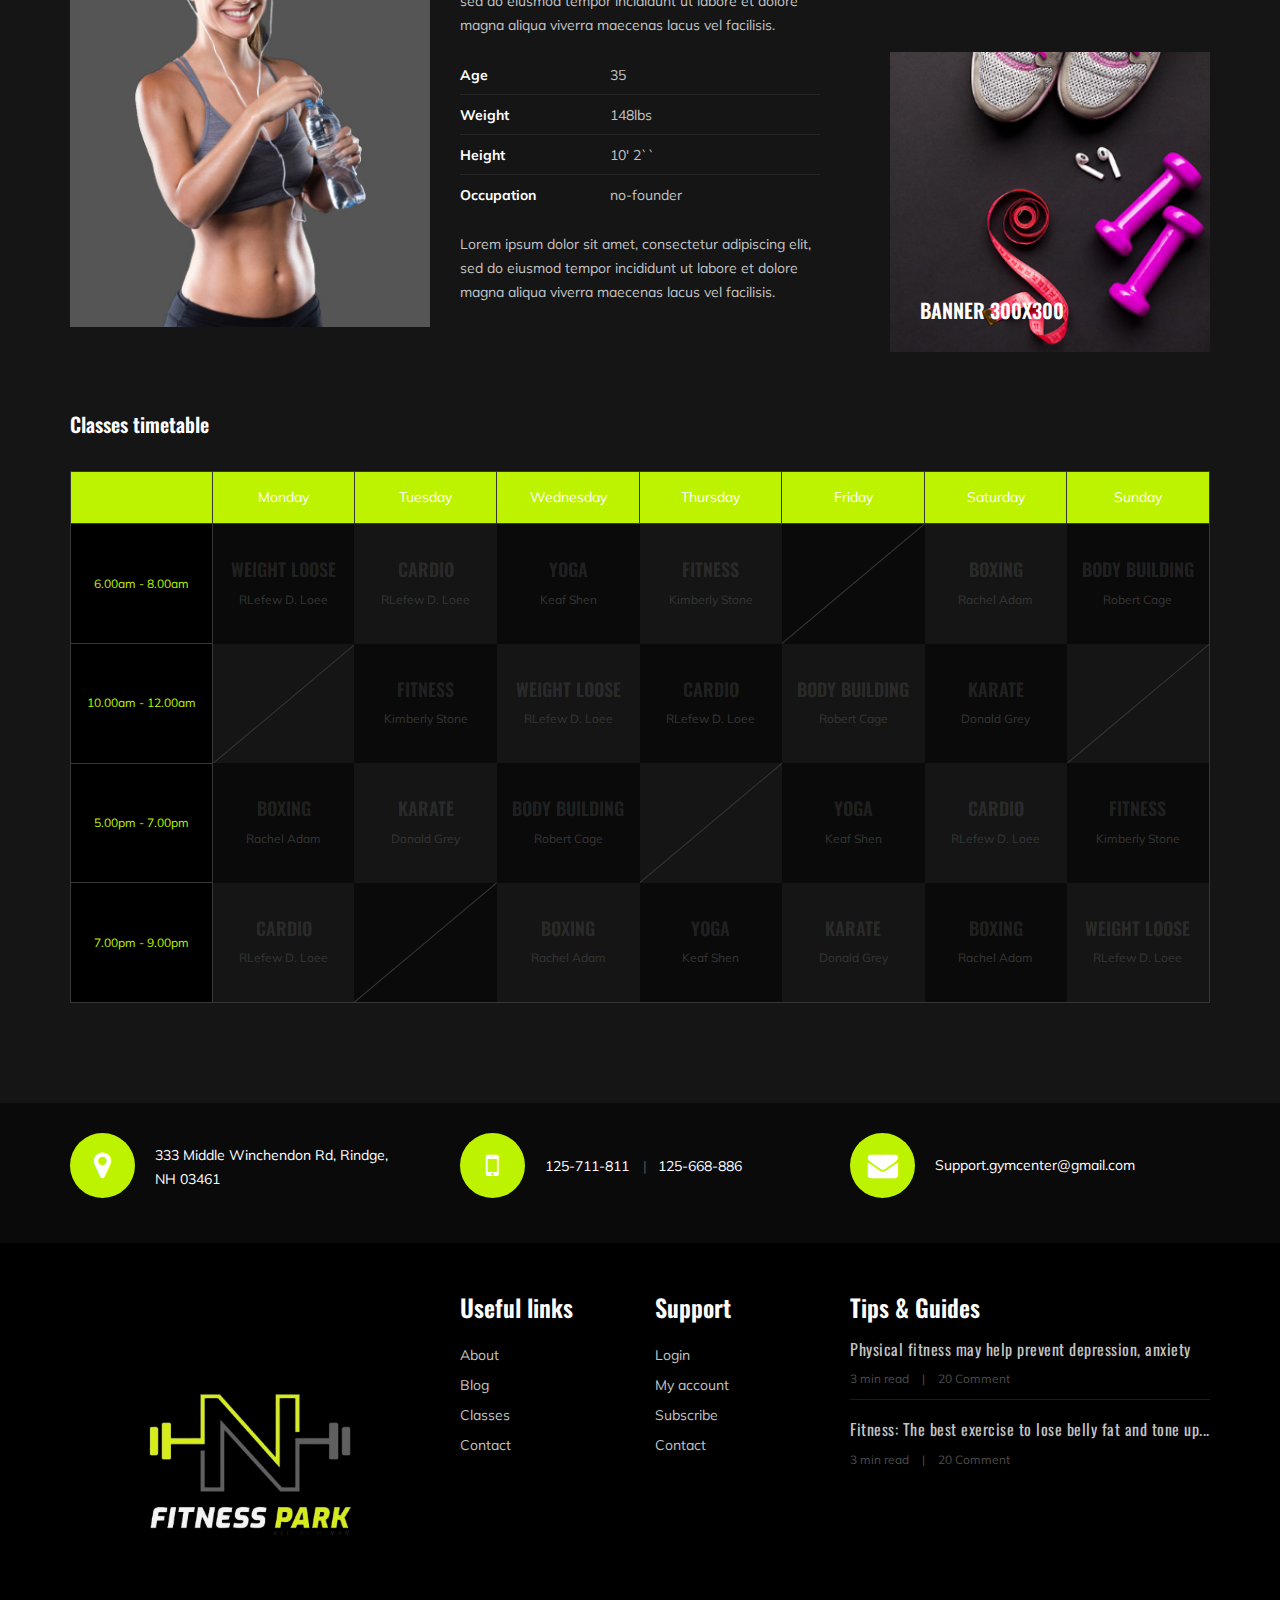
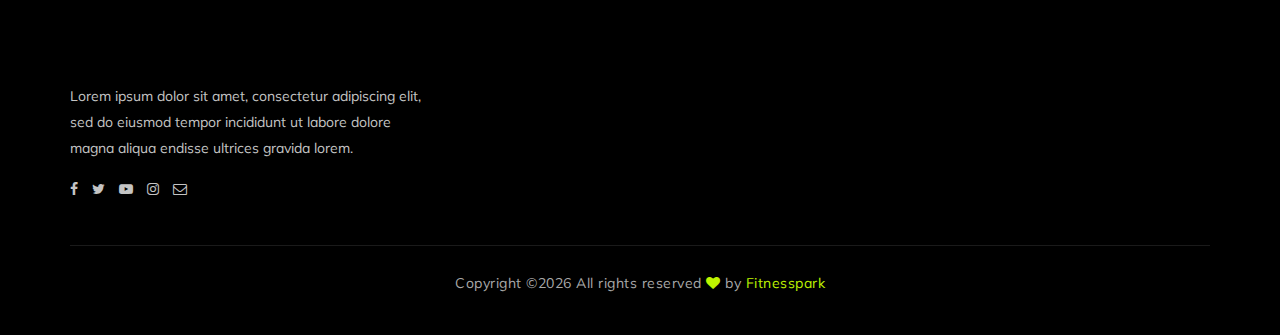
<file: class-details.html>
<!DOCTYPE html>
<html lang="zxx">

<head>
    <meta charset="UTF-8">
    <meta name="description" content="Gym Template">
    <meta name="keywords" content="Gym, unica, creative, html">
    <meta name="viewport" content="width=device-width, initial-scale=1.0">
    <meta http-equiv="X-UA-Compatible" content="ie=edge">
    <title>Gym | Template</title>

    <!-- Google Font -->
    <link href="https://fonts.googleapis.com/css?family=Muli:300,400,500,600,700,800,900&display=swap" rel="stylesheet">
    <link href="https://fonts.googleapis.com/css?family=Oswald:300,400,500,600,700&display=swap" rel="stylesheet">

    <!-- Css Styles -->
    <link rel="stylesheet" href="css/bootstrap.min.css" type="text/css">
    <link rel="stylesheet" href="css/font-awesome.min.css" type="text/css">
    <link rel="stylesheet" href="css/flaticon.css" type="text/css">
    <link rel="stylesheet" href="css/owl.carousel.min.css" type="text/css">
    <link rel="stylesheet" href="css/barfiller.css" type="text/css">
    <link rel="stylesheet" href="css/magnific-popup.css" type="text/css">
    <link rel="stylesheet" href="css/slicknav.min.css" type="text/css">
    <link rel="stylesheet" href="css/style.css" type="text/css">
</head>

<body>
    <!-- Page Preloder -->
    <div id="preloder">
        <div class="loader"></div>
    </div>

    <!-- Offcanvas Menu Section Begin -->
    <div class="offcanvas-menu-overlay"></div>
    <div class="offcanvas-menu-wrapper">
        <div class="canvas-close">
            <i class="fa fa-close"></i>
        </div>
        <div class="canvas-search search-switch">
            <i class="fa fa-search"></i>
        </div>
        <nav class="canvas-menu mobile-menu">
            <ul>
                <li><a href="./index.html">Home</a></li>
                <li><a href="./about-us.html">About Us</a></li>
                <li><a href="./services.html">Services</a></li>
                <li><a href="./team.html">Our Team</a></li>
        
                <li><a href="./contact.html">Contact</a></li>
            </ul>
        </nav>
        <div id="mobile-menu-wrap"></div>
        <div class="canvas-social">
            <a href="#"><i class="fa fa-facebook"></i></a>
            <a href="#"><i class="fa fa-twitter"></i></a>
            <a href="#"><i class="fa fa-youtube-play"></i></a>
            <a href="#"><i class="fa fa-instagram"></i></a>
        </div>
    </div>
    <!-- Offcanvas Menu Section End -->

    <!-- Header Section Begin -->
    <header class="header-section">
        <div class="container-fluid">
            <div class="row">
                <div class="col-lg-3">
                    <div class="logo">
                        <a href="./index.html">
                            <img class="logo-img"  src="img/f3.png" alt="">
                        </a>
                    </div>
                </div>
                <div class="col-lg-6">
                    <nav class="nav-menu">
                        <ul>
                            <li><a href="./index.html">Home</a></li>
                            <li><a href="./about-us.html">About Us</a></li>
                            <li><a href="./services.html">Services</a></li>
                            <li><a href="./team.html">Our Team</a></li>
                    
                            <li><a href="./contact.html">Contact</a></li>
                        </ul>
                    </nav>
                </div>
                <div class="col-lg-3">
                    <div class="top-option">
                        <div class="to-search search-switch">
                            <i class="fa fa-search"></i>
                        </div>
                        <div class="to-social">
                            <a href="#"><i class="fa fa-facebook"></i></a>
                            <a href="#"><i class="fa fa-twitter"></i></a>
                            <a href="#"><i class="fa fa-youtube-play"></i></a>
                            <a href="#"><i class="fa fa-instagram"></i></a>
                        </div>
                    </div>
                </div>
            </div>
            <div class="canvas-open">
                <i class="fa fa-bars"></i>
            </div>
        </div>
    </header>
    <!-- Header End -->

    <!-- Breadcrumb Section Begin -->
    <section class="breadcrumb-section set-bg" data-setbg="img/breadcrumb-bg.jpg">
        <div class="container">
            <div class="row">
                <div class="col-lg-12 text-center">
                    <div class="breadcrumb-text">
                        <h2>Classes detail</h2>
                        <div class="bt-option">
                            <a href="./index.html">Home</a>
                            <a href="#">Classes</a>
                            <span>Body building</span>
                        </div>
                    </div>
                </div>
            </div>
        </div>
    </section>
    <!-- Breadcrumb Section End -->

    <!-- Class Details Section Begin -->
    <section class="class-details-section spad">
        <div class="container">
            <div class="row">
                <div class="col-lg-8">
                    <div class="class-details-text">
                        <div class="cd-pic">
                            <img src="img/classes/class-details/class-detailsl.jpg" alt="">
                        </div>
                        <div class="cd-text">
                            <div class="cd-single-item">
                                <h3>Body buiding</h3>
                                <p>Lorem ipsum dolor sit amet, consectetur adipisicing elit, sed do eiusmod tempor
                                    incididunt ut labore et dolore magna aliqua. Ut enim ad minim veniam, quis nostrud
                                    exercitation ullamco laboris nisi ut aliquip ex ea commodo consequat. Duis aute
                                    irure Lorem ipsum dolor sit amet, consectetur adipisicing elit, sed do eiusmod
                                    tempor incididunt ut labore et dolore magna aliqua accusantium doloremque
                                    laudantium. Excepteur sint occaecat cupidatat non proident sculpa.</p>
                            </div>
                            <div class="cd-single-item">
                                <h3>Trainer</h3>
                                <p>Dolor sit amet, consectetur adipisicing elit, sed do eiusmod tempor incididunt ut
                                    labore et dolore magna aliqua. Ut enim ad minim veniam, quis nostrud exercitation
                                    ullamco laboris nisi ut aliquip ex ea commodo consequat. Duis aute irure dolor in
                                    reprehenderit in voluptate velit esse cillum dolore eu fugiat nulla pariatur officia
                                    deserunt mollit.</p>
                            </div>
                        </div>
                        <div class="cd-trainer">
                            <div class="row">
                                <div class="col-md-6">
                                    <div class="cd-trainer-pic">
                                        <img src="img/classes/class-details/trainer-profile.jpg" alt="">
                                    </div>
                                </div>
                                <div class="col-md-6">
                                    <div class="cd-trainer-text">
                                        <div class="trainer-title">
                                            <h4>Athart Rachel</h4>
                                            <span>Gym Trainer</span>
                                        </div>
                                        <div class="trainer-social">
                                            <a href="#"><i class="fa fa-facebook"></i></a>
                                            <a href="#"><i class="fa fa-twitter"></i></a>
                                            <a href="#"><i class="fa fa-youtube-play"></i></a>
                                            <a href="#"><i class="fa fa-instagram"></i></a>
                                            <a href="#"><i class="fa  fa-envelope-o"></i></a>
                                        </div>
                                        <p>Lorem ipsum dolor sit amet, consectetur adipiscing elit, sed do eiusmod
                                            tempor incididunt ut labore et dolore magna aliqua viverra maecenas lacus
                                            vel facilisis.</p>
                                        <ul class="trainer-info">
                                            <li><span>Age</span>35</li>
                                            <li><span>Weight</span>148lbs</li>
                                            <li><span>Height</span>10' 2``</li>
                                            <li><span>Occupation</span>no-founder</li>
                                        </ul>
                                        <p>Lorem ipsum dolor sit amet, consectetur adipiscing elit, sed do eiusmod
                                            tempor incididunt ut labore et dolore magna aliqua viverra maecenas lacus
                                            vel facilisis. </p>
                                    </div>
                                </div>
                            </div>
                        </div>
                    </div>
                </div>
                <div class="col-lg-4 col-md-8">
                    <div class="sidebar-option">
                        <div class="so-categories">
                            <h5 class="title">Categories</h5>
                            <ul>
                                <li><a href="#">Yoga <span>12</span></a></li>
                                <li><a href="#">Runing <span>32</span></a></li>
                                <li><a href="#">Weightloss <span>86</span></a></li>
                                <li><a href="#">Cario <span>25</span></a></li>
                                <li><a href="#">Body buiding <span>36</span></a></li>
                                <li><a href="#">Nutrition <span>15</span></a></li>
                            </ul>
                        </div>
                        <div class="so-latest">
                            <h5 class="title">Latest posts</h5>
                            <div class="latest-large set-bg" data-setbg="img/letest-blog/latest-1.jpg">
                                <div class="ll-text">
                                    <h5><a href="#">This Japanese Way of Making Iced Coffee Is a Game...</a></h5>
                                    <ul>
                                        <li>Aug 20, 2019</li>
                                        <li>20 Comment</li>
                                    </ul>
                                </div>
                            </div>
                            <div class="latest-item">
                                <div class="li-pic">
                                    <img src="img/letest-blog/latest-2.jpg" alt="">
                                </div>
                                <div class="li-text">
                                    <h6><a href="#">Grilled Potato and Green Bean Salad</a></h6>
                                    <span class="li-time">Aug 15, 2019</span>
                                </div>
                            </div>
                            <div class="latest-item">
                                <div class="li-pic">
                                    <img src="img/letest-blog/latest-3.jpg" alt="">
                                </div>
                                <div class="li-text">
                                    <h6><a href="#">The $8 French Rosé I Buy in Bulk Every Summer</a></h6>
                                    <span class="li-time">Aug 15, 2019</span>
                                </div>
                            </div>
                            <div class="latest-item">
                                <div class="li-pic">
                                    <img src="img/letest-blog/latest-4.jpg" alt="">
                                </div>
                                <div class="li-text">
                                    <h6><a href="#">Ina Garten's Skillet-Roasted Lemon Chicken</a></h6>
                                    <span class="li-time">Aug 15, 2019</span>
                                </div>
                            </div>
                            <div class="latest-item">
                                <div class="li-pic">
                                    <img src="img/letest-blog/latest-5.jpg" alt="">
                                </div>
                                <div class="li-text">
                                    <h6><a href="#">The Best Weeknight Baked Potatoes, 3 Creative Ways</a></h6>
                                    <span class="li-time">Aug 15, 2019</span>
                                </div>
                            </div>
                        </div>
                        <div class="so-banner set-bg" data-setbg="img/sidebar-banner.jpg">
                            <h5>Banner 300x300</h5>
                        </div>
                    </div>
                </div>
            </div>
        </div>
    </section>
    <!-- Class Details Section End -->

    <!-- Class Timetable Section Begin -->
    <section class="class-timetable-section class-details-timetable spad">
        <div class="container">
            <div class="row">
                <div class="col-lg-12">
                    <div class="class-details-timetable_title">
                        <h5>Classes timetable</h5>
                    </div>
                </div>
            </div>
            <div class="row">
                <div class="col-lg-12">
                    <div class="class-timetable details-timetable">
                        <table>
                            <thead>
                                <tr>
                                    <th></th>
                                    <th>Monday</th>
                                    <th>Tuesday</th>
                                    <th>Wednesday</th>
                                    <th>Thursday</th>
                                    <th>Friday</th>
                                    <th>Saturday</th>
                                    <th>Sunday</th>
                                </tr>
                            </thead>
                            <tbody>
                                <tr>
                                    <td class="class-time">6.00am - 8.00am</td>
                                    <td class="dark-bg hover-dp ts-meta" data-tsmeta="workout">
                                        <h5>WEIGHT LOOSE</h5>
                                        <span>RLefew D. Loee</span>
                                    </td>
                                    <td class="hover-dp ts-meta" data-tsmeta="fitness">
                                        <h5>Cardio</h5>
                                        <span>RLefew D. Loee</span>
                                    </td>
                                    <td class="dark-bg hover-dp ts-meta" data-tsmeta="workout">
                                        <h5>Yoga</h5>
                                        <span>Keaf Shen</span>
                                    </td>
                                    <td class="hover-dp ts-meta" data-tsmeta="fitness">
                                        <h5>Fitness</h5>
                                        <span>Kimberly Stone</span>
                                    </td>
                                    <td class="dark-bg blank-td"></td>
                                    <td class="hover-dp ts-meta" data-tsmeta="motivation">
                                        <h5>Boxing</h5>
                                        <span>Rachel Adam</span>
                                    </td>
                                    <td class="dark-bg hover-dp ts-meta" data-tsmeta="workout">
                                        <h5>Body Building</h5>
                                        <span>Robert Cage</span>
                                    </td>
                                </tr>
                                <tr>
                                    <td class="class-time">10.00am - 12.00am</td>
                                    <td class="blank-td"></td>
                                    <td class="dark-bg hover-dp ts-meta" data-tsmeta="fitness">
                                        <h5>Fitness</h5>
                                        <span>Kimberly Stone</span>
                                    </td>
                                    <td class="hover-dp ts-meta" data-tsmeta="workout">
                                        <h5>WEIGHT LOOSE</h5>
                                        <span>RLefew D. Loee</span>
                                    </td>
                                    <td class="dark-bg hover-dp ts-meta" data-tsmeta="motivation">
                                        <h5>Cardio</h5>
                                        <span>RLefew D. Loee</span>
                                    </td>
                                    <td class="hover-dp ts-meta" data-tsmeta="workout">
                                        <h5>Body Building</h5>
                                        <span>Robert Cage</span>
                                    </td>
                                    <td class="dark-bg hover-dp ts-meta" data-tsmeta="motivation">
                                        <h5>Karate</h5>
                                        <span>Donald Grey</span>
                                    </td>
                                    <td class="blank-td"></td>
                                </tr>
                                <tr>
                                    <td class="class-time">5.00pm - 7.00pm</td>
                                    <td class="dark-bg hover-dp ts-meta" data-tsmeta="fitness">
                                        <h5>Boxing</h5>
                                        <span>Rachel Adam</span>
                                    </td>
                                    <td class="hover-dp ts-meta" data-tsmeta="motivation">
                                        <h5>Karate</h5>
                                        <span>Donald Grey</span>
                                    </td>
                                    <td class="dark-bg hover-dp ts-meta" data-tsmeta="workout">
                                        <h5>Body Building</h5>
                                        <span>Robert Cage</span>
                                    </td>
                                    <td class="blank-td"></td>
                                    <td class="dark-bg hover-dp ts-meta" data-tsmeta="workout">
                                        <h5>Yoga</h5>
                                        <span>Keaf Shen</span>
                                    </td>
                                    <td class="hover-dp ts-meta" data-tsmeta="motivation">
                                        <h5>Cardio</h5>
                                        <span>RLefew D. Loee</span>
                                    </td>
                                    <td class="dark-bg hover-dp ts-meta" data-tsmeta="fitness">
                                        <h5>Fitness</h5>
                                        <span>Kimberly Stone</span>
                                    </td>
                                </tr>
                                <tr>
                                    <td class="class-time">7.00pm - 9.00pm</td>
                                    <td class="hover-dp ts-meta" data-tsmeta="motivation">
                                        <h5>Cardio</h5>
                                        <span>RLefew D. Loee</span>
                                    </td>
                                    <td class="dark-bg blank-td"></td>
                                    <td class="hover-dp ts-meta" data-tsmeta="fitness">
                                        <h5>Boxing</h5>
                                        <span>Rachel Adam</span>
                                    </td>
                                    <td class="dark-bg hover-dp ts-meta" data-tsmeta="workout">
                                        <h5>Yoga</h5>
                                        <span>Keaf Shen</span>
                                    </td>
                                    <td class="hover-dp ts-meta" data-tsmeta="motivation">
                                        <h5>Karate</h5>
                                        <span>Donald Grey</span>
                                    </td>
                                    <td class="dark-bg hover-dp ts-meta" data-tsmeta="fitness">
                                        <h5>Boxing</h5>
                                        <span>Rachel Adam</span>
                                    </td>
                                    <td class="hover-dp ts-meta" data-tsmeta="workout">
                                        <h5>WEIGHT LOOSE</h5>
                                        <span>RLefew D. Loee</span>
                                    </td>
                                </tr>
                            </tbody>
                        </table>
                    </div>
                </div>
            </div>
        </div>
    </section>
    <!-- Class Timetable Section End -->

    <!-- Get In Touch Section Begin -->
    <div class="gettouch-section">
        <div class="container">
            <div class="row">
                <div class="col-md-4">
                    <div class="gt-text">
                        <i class="fa fa-map-marker"></i>
                        <p>333 Middle Winchendon Rd, Rindge,<br/> NH 03461</p>
                    </div>
                </div>
                <div class="col-md-4">
                    <div class="gt-text">
                        <i class="fa fa-mobile"></i>
                        <ul>
                            <li>125-711-811</li>
                            <li>125-668-886</li>
                        </ul>
                    </div>
                </div>
                <div class="col-md-4">
                    <div class="gt-text email">
                        <i class="fa fa-envelope"></i>
                        <p>Support.gymcenter@gmail.com</p>
                    </div>
                </div>
            </div>
        </div>
    </div>
    <!-- Get In Touch Section End -->

    <!-- Footer Section Begin -->
    <section class="footer-section">
        <div class="container">
            <div class="row">
                <div class="col-lg-4">
                    <div class="fs-about">
                        <div class="fa-logo">
                            <a href="#"><img src="img/f3.png" alt=""></a>
                        </div>
                        <p>Lorem ipsum dolor sit amet, consectetur adipiscing elit, sed do eiusmod tempor incididunt ut
                            labore dolore magna aliqua endisse ultrices gravida lorem.</p>
                        <div class="fa-social">
                            <a href="#"><i class="fa fa-facebook"></i></a>
                            <a href="#"><i class="fa fa-twitter"></i></a>
                            <a href="#"><i class="fa fa-youtube-play"></i></a>
                            <a href="#"><i class="fa fa-instagram"></i></a>
                            <a href="#"><i class="fa  fa-envelope-o"></i></a>
                        </div>
                    </div>
                </div>
                <div class="col-lg-2 col-md-3 col-sm-6">
                    <div class="fs-widget">
                        <h4>Useful links</h4>
                        <ul>
                            <li><a href="#">About</a></li>
                            <li><a href="#">Blog</a></li>
                            <li><a href="#">Classes</a></li>
                            <li><a href="#">Contact</a></li>
                        </ul>
                    </div>
                </div>
                <div class="col-lg-2 col-md-3 col-sm-6">
                    <div class="fs-widget">
                        <h4>Support</h4>
                        <ul>
                            <li><a href="#">Login</a></li>
                            <li><a href="#">My account</a></li>
                            <li><a href="#">Subscribe</a></li>
                            <li><a href="#">Contact</a></li>
                        </ul>
                    </div>
                </div>
                <div class="col-lg-4 col-md-6">
                    <div class="fs-widget">
                        <h4>Tips & Guides</h4>
                        <div class="fw-recent">
                            <h6><a href="#">Physical fitness may help prevent depression, anxiety</a></h6>
                            <ul>
                                <li>3 min read</li>
                                <li>20 Comment</li>
                            </ul>
                        </div>
                        <div class="fw-recent">
                            <h6><a href="#">Fitness: The best exercise to lose belly fat and tone up...</a></h6>
                            <ul>
                                <li>3 min read</li>
                                <li>20 Comment</li>
                            </ul>
                        </div>
                    </div>
                </div>
            </div>
            <div class="row">
                <div class="col-lg-12 text-center">
                    <div class="copyright-text">
                        <p><!-- Link back to Colorlib can't be removed. Template is licensed under CC BY 3.0. -->
                            Copyright &copy;<script>document.write(new Date().getFullYear());</script> All rights reserved  <i class="fa fa-heart" aria-hidden="true"></i> by <a href="" target="_blank">Fitnesspark</a>
                            <!-- Link back to Colorlib can't be removed. Template is licensed under CC BY 3.0. --></p>
                    </div>
                </div>
            </div>
        </div>
    </section>
    <!-- Footer Section End -->

    <!-- Search model Begin -->
    <div class="search-model">
        <div class="h-100 d-flex align-items-center justify-content-center">
            <div class="search-close-switch">+</div>
            <form class="search-model-form">
                <input type="text" id="search-input" placeholder="Search here.....">
            </form>
        </div>
    </div>
    <!-- Search model end -->

    <!-- Js Plugins -->
    <script src="js/jquery-3.3.1.min.js"></script>
    <script src="js/bootstrap.min.js"></script>
    <script src="js/jquery.magnific-popup.min.js"></script>
    <script src="js/masonry.pkgd.min.js"></script>
    <script src="js/jquery.barfiller.js"></script>
    <script src="js/jquery.slicknav.js"></script>
    <script src="js/owl.carousel.min.js"></script>
    <script src="js/main.js"></script>



</body>

</html>
</file>
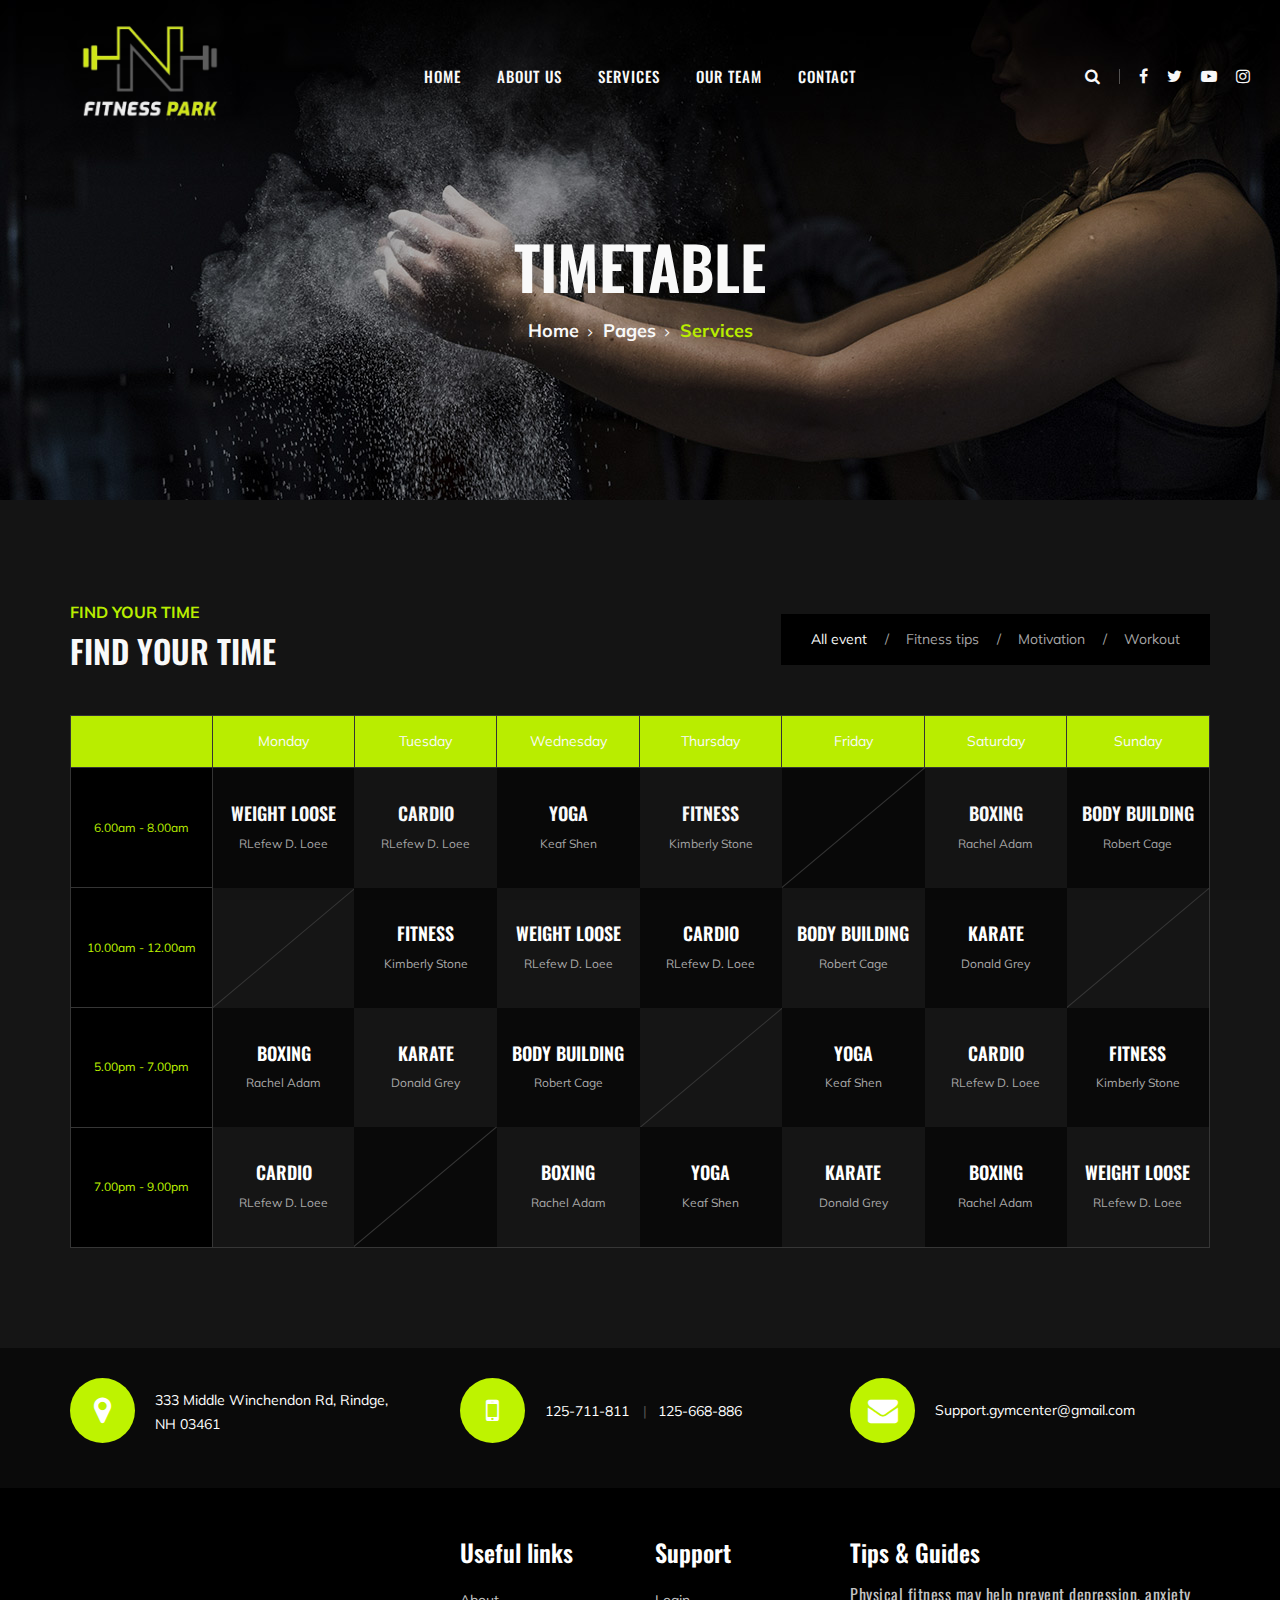
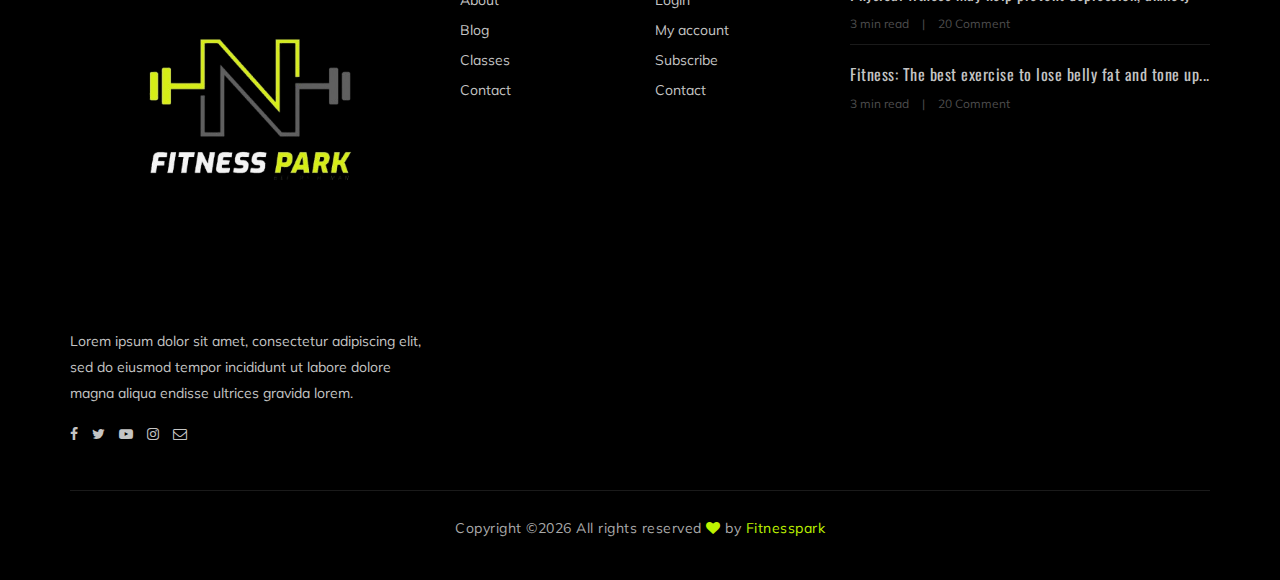
<file: class-timetable.html>
<!DOCTYPE html>
<html lang="zxx">

<head>
    <meta charset="UTF-8">
    <meta name="description" content="Gym Template">
    <meta name="keywords" content="Gym, unica, creative, html">
    <meta name="viewport" content="width=device-width, initial-scale=1.0">
    <meta http-equiv="X-UA-Compatible" content="ie=edge">
    <title>Gym | Template</title>

    <!-- Google Font -->
    <link href="https://fonts.googleapis.com/css?family=Muli:300,400,500,600,700,800,900&display=swap" rel="stylesheet">
    <link href="https://fonts.googleapis.com/css?family=Oswald:300,400,500,600,700&display=swap" rel="stylesheet">

    <!-- Css Styles -->
    <link rel="stylesheet" href="css/bootstrap.min.css" type="text/css">
    <link rel="stylesheet" href="css/font-awesome.min.css" type="text/css">
    <link rel="stylesheet" href="css/flaticon.css" type="text/css">
    <link rel="stylesheet" href="css/owl.carousel.min.css" type="text/css">
    <link rel="stylesheet" href="css/barfiller.css" type="text/css">
    <link rel="stylesheet" href="css/magnific-popup.css" type="text/css">
    <link rel="stylesheet" href="css/slicknav.min.css" type="text/css">
    <link rel="stylesheet" href="css/style.css" type="text/css">
</head>

<body>
    <!-- Page Preloder -->
    <div id="preloder">
        <div class="loader"></div>
    </div>

    <!-- Offcanvas Menu Section Begin -->
    <div class="offcanvas-menu-overlay"></div>
    <div class="offcanvas-menu-wrapper">
        <div class="canvas-close">
            <i class="fa fa-close"></i>
        </div>
        <div class="canvas-search search-switch">
            <i class="fa fa-search"></i>
        </div>
        <nav class="canvas-menu mobile-menu">
            <ul>
                <li><a href="./index.html">Home</a></li>
                <li><a href="./about-us.html">About Us</a></li>
            
                <li><a href="./services.html">Services</a></li>
                <li><a href="./team.html">Our Team</a></li>
         
                <li><a href="./contact.html">Contact</a></li>
            </ul>
        </nav>
        <div id="mobile-menu-wrap"></div>
        <div class="canvas-social">
            <a href="#"><i class="fa fa-facebook"></i></a>
            <a href="#"><i class="fa fa-twitter"></i></a>
            <a href="#"><i class="fa fa-youtube-play"></i></a>
            <a href="#"><i class="fa fa-instagram"></i></a>
        </div>
    </div>
    <!-- Offcanvas Menu Section End -->

    <!-- Header Section Begin -->
    <header class="header-section">
        <div class="container-fluid">
            <div class="row">
                <div class="col-lg-3">
                    <div class="logo">
                        <a href="./index.html">
                            <img class="logo-img"  src="img/f3.png" alt="">
                        </a>
                    </div>
                </div>
                <div class="col-lg-6">
                    <nav class="nav-menu">
                        <ul>
                            <li><a href="./index.html">Home</a></li>
                            <li><a href="./about-us.html">About Us</a></li>
                            <!-- <li><a href="./classes.html">Classes</a></li> -->
                            <li><a href="./services.html">Services</a></li>
                            <li><a href="./team.html">Our Team</a></li>
                            <!-- <li class="active"><a href="#">Pages</a>
                                <ul class="dropdown">
                                    <li><a href="./about-us.html">About us</a></li>
                                    <li><a href="./class-timetable.html">Classes timetable</a></li>
                                    <li><a href="./bmi-calculator.html">Bmi calculate</a></li>
                                    <li><a href="./team.html">Our team</a></li>
                                    <li><a href="./gallery.html">Gallery</a></li>
                                    <li><a href="./blog.html">Our blog</a></li>
                                    <li><a href="./404.html">404</a></li>
                                </ul>
                            </li> -->
                            <li><a href="./contact.html">Contact</a></li>
                        </ul>
                    </nav>
                </div>
                <div class="col-lg-3">
                    <div class="top-option">
                        <div class="to-search search-switch">
                            <i class="fa fa-search"></i>
                        </div>
                        <div class="to-social">
                            <a href="#"><i class="fa fa-facebook"></i></a>
                            <a href="#"><i class="fa fa-twitter"></i></a>
                            <a href="#"><i class="fa fa-youtube-play"></i></a>
                            <a href="#"><i class="fa fa-instagram"></i></a>
                        </div>
                    </div>
                </div>
            </div>
            <div class="canvas-open">
                <i class="fa fa-bars"></i>
            </div>
        </div>
    </header>
    <!-- Header End -->

    <!-- Breadcrumb Section Begin -->
    <section class="breadcrumb-section set-bg" data-setbg="img/breadcrumb-bg.jpg">
        <div class="container">
            <div class="row">
                <div class="col-lg-12 text-center">
                    <div class="breadcrumb-text">
                        <h2>Timetable</h2>
                        <div class="bt-option">
                            <a href="./index.html">Home</a>
                            <a href="#">Pages</a>
                            <span>Services</span>
                        </div>
                    </div>
                </div>
            </div>
        </div>
    </section>
    <!-- Breadcrumb Section End -->

    <!-- Class Timetable Section Begin -->
    <section class="class-timetable-section spad">
        <div class="container">
            <div class="row">
                <div class="col-lg-6">
                    <div class="section-title">
                        <span>Find Your Time</span>
                        <h2>Find Your Time</h2>
                    </div>
                </div>
                <div class="col-lg-6">
                    <div class="table-controls">
                        <ul>
                            <li class="active" data-tsfilter="all">All event</li>
                            <li data-tsfilter="fitness">Fitness tips</li>
                            <li data-tsfilter="motivation">Motivation</li>
                            <li data-tsfilter="workout">Workout</li>
                        </ul>
                    </div>
                </div>
            </div>
            <div class="row">
                <div class="col-lg-12">
                    <div class="class-timetable">
                        <table>
                            <thead>
                                <tr>
                                    <th></th>
                                    <th>Monday</th>
                                    <th>Tuesday</th>
                                    <th>Wednesday</th>
                                    <th>Thursday</th>
                                    <th>Friday</th>
                                    <th>Saturday</th>
                                    <th>Sunday</th>
                                </tr>
                            </thead>
                            <tbody>
                                <tr>
                                    <td class="class-time">6.00am - 8.00am</td>
                                    <td class="dark-bg hover-bg ts-meta" data-tsmeta="workout">
                                        <h5>WEIGHT LOOSE</h5>
                                        <span>RLefew D. Loee</span>
                                    </td>
                                    <td class="hover-bg ts-meta" data-tsmeta="fitness">
                                        <h5>Cardio</h5>
                                        <span>RLefew D. Loee</span>
                                    </td>
                                    <td class="dark-bg hover-bg ts-meta" data-tsmeta="workout">
                                        <h5>Yoga</h5>
                                        <span>Keaf Shen</span>
                                    </td>
                                    <td class="hover-bg ts-meta" data-tsmeta="fitness">
                                        <h5>Fitness</h5>
                                        <span>Kimberly Stone</span>
                                    </td>
                                    <td class="dark-bg blank-td"></td>
                                    <td class="hover-bg ts-meta" data-tsmeta="motivation">
                                        <h5>Boxing</h5>
                                        <span>Rachel Adam</span>
                                    </td>
                                    <td class="dark-bg hover-bg ts-meta" data-tsmeta="workout">
                                        <h5>Body Building</h5>
                                        <span>Robert Cage</span>
                                    </td>
                                </tr>
                                <tr>
                                    <td class="class-time">10.00am - 12.00am</td>
                                    <td class="blank-td"></td>
                                    <td class="dark-bg hover-bg ts-meta" data-tsmeta="fitness">
                                        <h5>Fitness</h5>
                                        <span>Kimberly Stone</span>
                                    </td>
                                    <td class="hover-bg ts-meta" data-tsmeta="workout">
                                        <h5>WEIGHT LOOSE</h5>
                                        <span>RLefew D. Loee</span>
                                    </td>
                                    <td class="dark-bg hover-bg ts-meta" data-tsmeta="motivation">
                                        <h5>Cardio</h5>
                                        <span>RLefew D. Loee</span>
                                    </td>
                                    <td class="hover-bg ts-meta" data-tsmeta="workout">
                                        <h5>Body Building</h5>
                                        <span>Robert Cage</span>
                                    </td>
                                    <td class="dark-bg hover-bg ts-meta" data-tsmeta="motivation">
                                        <h5>Karate</h5>
                                        <span>Donald Grey</span>
                                    </td>
                                    <td class="blank-td"></td>
                                </tr>
                                <tr>
                                    <td class="class-time">5.00pm - 7.00pm</td>
                                    <td class="dark-bg hover-bg ts-meta" data-tsmeta="fitness">
                                        <h5>Boxing</h5>
                                        <span>Rachel Adam</span>
                                    </td>
                                    <td class="hover-bg ts-meta" data-tsmeta="motivation">
                                        <h5>Karate</h5>
                                        <span>Donald Grey</span>
                                    </td>
                                    <td class="dark-bg hover-bg ts-meta" data-tsmeta="workout">
                                        <h5>Body Building</h5>
                                        <span>Robert Cage</span>
                                    </td>
                                    <td class="blank-td"></td>
                                    <td class="dark-bg hover-bg ts-meta" data-tsmeta="workout">
                                        <h5>Yoga</h5>
                                        <span>Keaf Shen</span>
                                    </td>
                                    <td class="hover-bg ts-meta" data-tsmeta="motivation">
                                        <h5>Cardio</h5>
                                        <span>RLefew D. Loee</span>
                                    </td>
                                    <td class="dark-bg hover-bg ts-meta" data-tsmeta="fitness">
                                        <h5>Fitness</h5>
                                        <span>Kimberly Stone</span>
                                    </td>
                                </tr>
                                <tr>
                                    <td class="class-time">7.00pm - 9.00pm</td>
                                    <td class="hover-bg ts-meta" data-tsmeta="motivation">
                                        <h5>Cardio</h5>
                                        <span>RLefew D. Loee</span>
                                    </td>
                                    <td class="dark-bg blank-td"></td>
                                    <td class="hover-bg ts-meta" data-tsmeta="fitness">
                                        <h5>Boxing</h5>
                                        <span>Rachel Adam</span>
                                    </td>
                                    <td class="dark-bg hover-bg ts-meta" data-tsmeta="workout">
                                        <h5>Yoga</h5>
                                        <span>Keaf Shen</span>
                                    </td>
                                    <td class="hover-bg ts-meta" data-tsmeta="motivation">
                                        <h5>Karate</h5>
                                        <span>Donald Grey</span>
                                    </td>
                                    <td class="dark-bg hover-bg ts-meta" data-tsmeta="fitness">
                                        <h5>Boxing</h5>
                                        <span>Rachel Adam</span>
                                    </td>
                                    <td class="hover-bg ts-meta" data-tsmeta="workout">
                                        <h5>WEIGHT LOOSE</h5>
                                        <span>RLefew D. Loee</span>
                                    </td>
                                </tr>
                            </tbody>
                        </table>
                    </div>
                </div>
            </div>
        </div>
    </section>
    <!-- Class Timetable Section End -->

    <!-- Get In Touch Section Begin -->
    <div class="gettouch-section">
        <div class="container">
            <div class="row">
                <div class="col-md-4">
                    <div class="gt-text">
                        <i class="fa fa-map-marker"></i>
                        <p>333 Middle Winchendon Rd, Rindge,<br/> NH 03461</p>
                    </div>
                </div>
                <div class="col-md-4">
                    <div class="gt-text">
                        <i class="fa fa-mobile"></i>
                        <ul>
                            <li>125-711-811</li>
                            <li>125-668-886</li>
                        </ul>
                    </div>
                </div>
                <div class="col-md-4">
                    <div class="gt-text email">
                        <i class="fa fa-envelope"></i>
                        <p>Support.gymcenter@gmail.com</p>
                    </div>
                </div>
            </div>
        </div>
    </div>
    <!-- Get In Touch Section End -->

    <!-- Footer Section Begin -->
    <section class="footer-section">
        <div class="container">
            <div class="row">
                <div class="col-lg-4">
                    <div class="fs-about">
                        <div class="fa-logo">
                            <a href="#"><img src="img/f3.png" alt=""></a>
                        </div>
                        <p>Lorem ipsum dolor sit amet, consectetur adipiscing elit, sed do eiusmod tempor incididunt ut
                            labore dolore magna aliqua endisse ultrices gravida lorem.</p>
                        <div class="fa-social">
                            <a href="#"><i class="fa fa-facebook"></i></a>
                            <a href="#"><i class="fa fa-twitter"></i></a>
                            <a href="#"><i class="fa fa-youtube-play"></i></a>
                            <a href="#"><i class="fa fa-instagram"></i></a>
                            <a href="#"><i class="fa  fa-envelope-o"></i></a>
                        </div>
                    </div>
                </div>
                <div class="col-lg-2 col-md-3 col-sm-6">
                    <div class="fs-widget">
                        <h4>Useful links</h4>
                        <ul>
                            <li><a href="#">About</a></li>
                            <li><a href="#">Blog</a></li>
                            <li><a href="#">Classes</a></li>
                            <li><a href="#">Contact</a></li>
                        </ul>
                    </div>
                </div>
                <div class="col-lg-2 col-md-3 col-sm-6">
                    <div class="fs-widget">
                        <h4>Support</h4>
                        <ul>
                            <li><a href="#">Login</a></li>
                            <li><a href="#">My account</a></li>
                            <li><a href="#">Subscribe</a></li>
                            <li><a href="#">Contact</a></li>
                        </ul>
                    </div>
                </div>
                <div class="col-lg-4 col-md-6">
                    <div class="fs-widget">
                        <h4>Tips & Guides</h4>
                        <div class="fw-recent">
                            <h6><a href="#">Physical fitness may help prevent depression, anxiety</a></h6>
                            <ul>
                                <li>3 min read</li>
                                <li>20 Comment</li>
                            </ul>
                        </div>
                        <div class="fw-recent">
                            <h6><a href="#">Fitness: The best exercise to lose belly fat and tone up...</a></h6>
                            <ul>
                                <li>3 min read</li>
                                <li>20 Comment</li>
                            </ul>
                        </div>
                    </div>
                </div>
            </div>
            <div class="row">
                <div class="col-lg-12 text-center">
                    <div class="copyright-text">
                        <p><!-- Link back to Colorlib can't be removed. Template is licensed under CC BY 3.0. -->
                            Copyright &copy;<script>document.write(new Date().getFullYear());</script> All rights reserved  <i class="fa fa-heart" aria-hidden="true"></i> by <a href="" target="_blank">Fitnesspark</a>
                            <!-- Link back to Colorlib can't be removed. Template is licensed under CC BY 3.0. --></p>
                    </div>
                </div>
            </div>
        </div>
    </section>
    <!-- Footer Section End -->

    <!-- Search model Begin -->
    <div class="search-model">
        <div class="h-100 d-flex align-items-center justify-content-center">
            <div class="search-close-switch">+</div>
            <form class="search-model-form">
                <input type="text" id="search-input" placeholder="Search here.....">
            </form>
        </div>
    </div>
    <!-- Search model end -->

    <!-- Js Plugins -->
    <script src="js/jquery-3.3.1.min.js"></script>
    <script src="js/bootstrap.min.js"></script>
    <script src="js/jquery.magnific-popup.min.js"></script>
    <script src="js/masonry.pkgd.min.js"></script>
    <script src="js/jquery.barfiller.js"></script>
    <script src="js/jquery.slicknav.js"></script>
    <script src="js/owl.carousel.min.js"></script>
    <script src="js/main.js"></script>



</body>

</html>
</file>
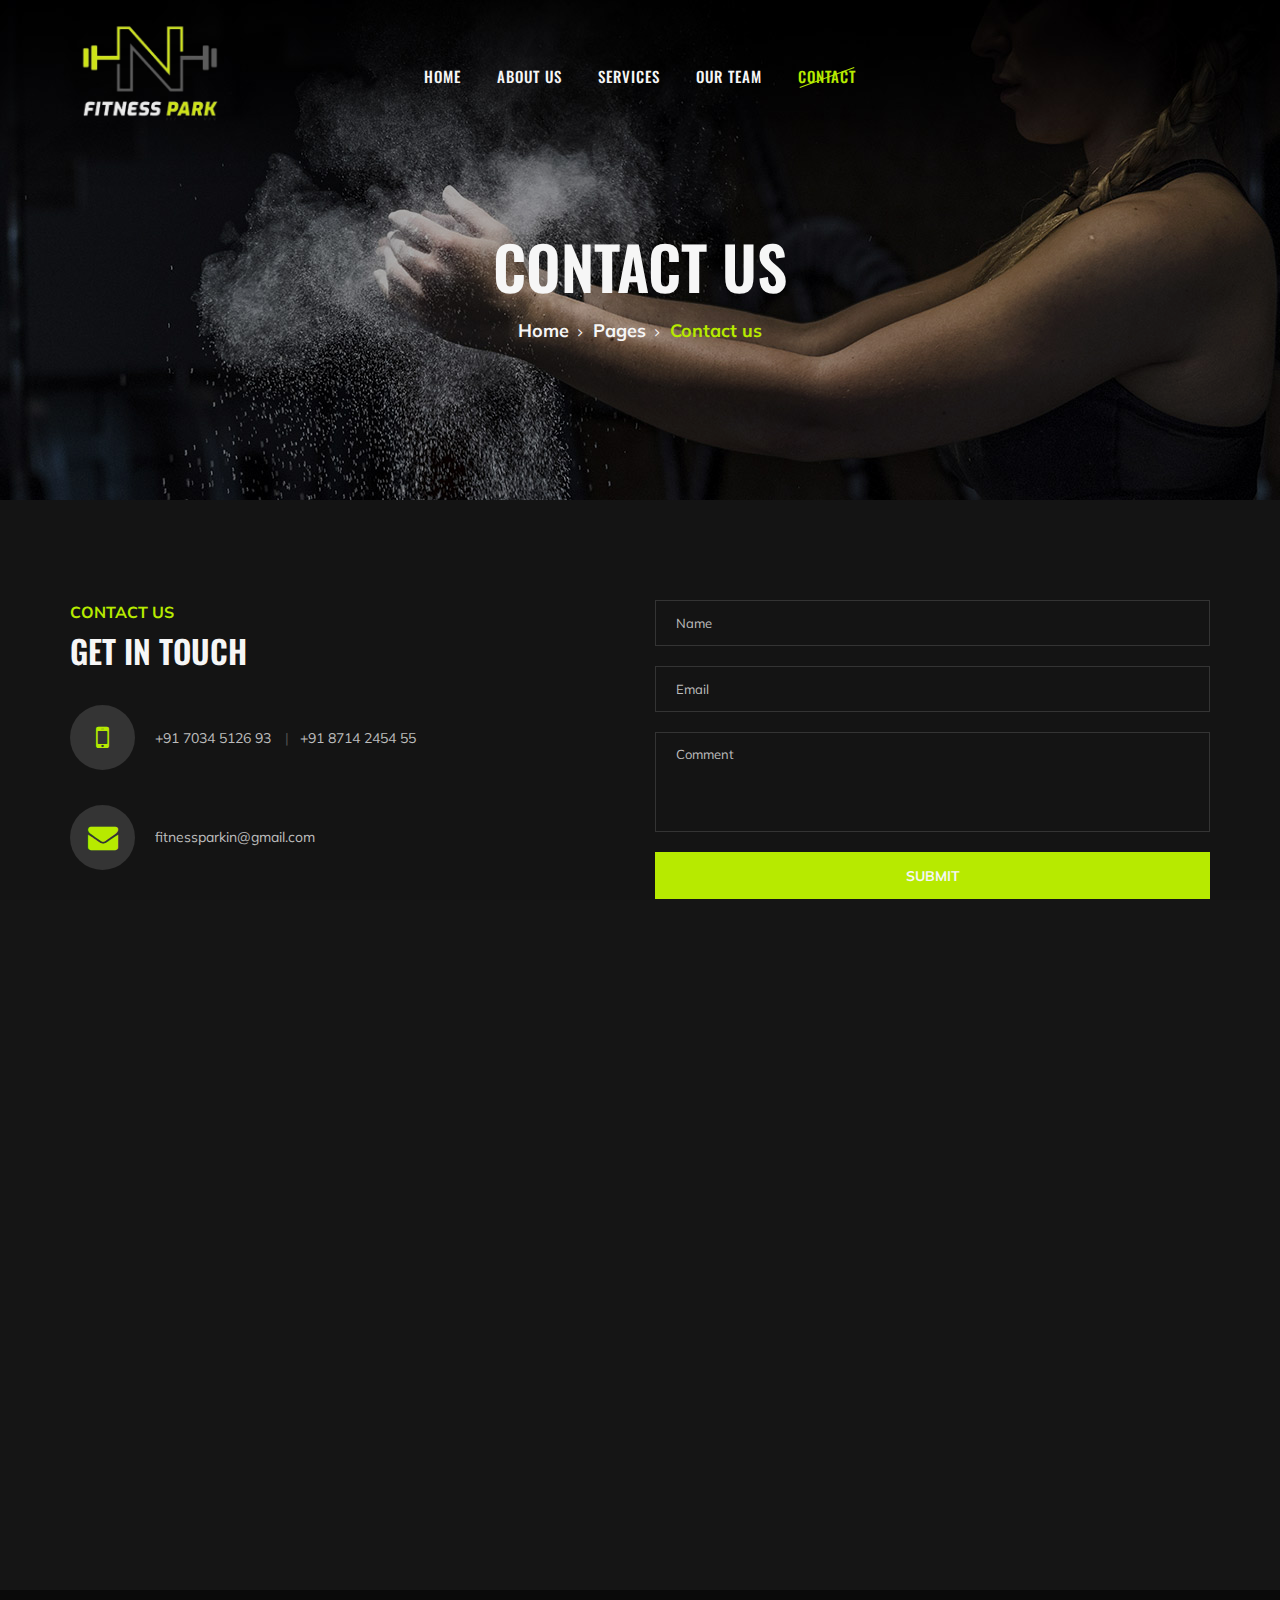
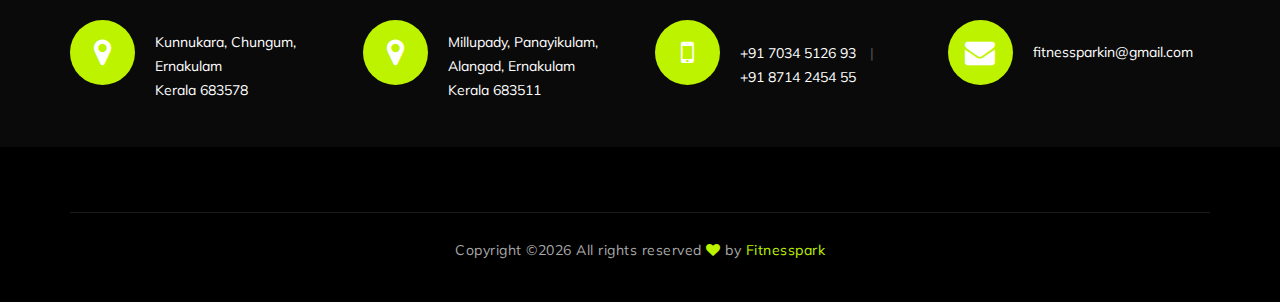
<file: contact.html>
<!DOCTYPE html>
<html lang="zxx">

<head>
    <meta charset="UTF-8">
    <meta name="description" content="Gym Template">
    <meta name="keywords" content="Gym, unica, creative, html">
    <meta name="viewport" content="width=device-width, initial-scale=1.0">
    <meta http-equiv="X-UA-Compatible" content="ie=edge">
    <title>Fitnesspark</title>
    <link rel="icon" href="path/to/favicon.ico" type="image/x-icon">
    <!-- Google Font -->
    <link href="https://fonts.googleapis.com/css?family=Muli:300,400,500,600,700,800,900&display=swap" rel="stylesheet">
    <link href="https://fonts.googleapis.com/css?family=Oswald:300,400,500,600,700&display=swap" rel="stylesheet">

    <!-- Css Styles -->
    <link rel="stylesheet" href="css/bootstrap.min.css" type="text/css">
    <link rel="stylesheet" href="css/font-awesome.min.css" type="text/css">
    <link rel="stylesheet" href="css/flaticon.css" type="text/css">
    <link rel="stylesheet" href="css/owl.carousel.min.css" type="text/css">
    <link rel="stylesheet" href="css/barfiller.css" type="text/css">
    <link rel="stylesheet" href="css/magnific-popup.css" type="text/css">
    <link rel="stylesheet" href="css/slicknav.min.css" type="text/css">
    <link rel="stylesheet" href="css/style.css" type="text/css">
</head>

<body>
    <!-- Page Preloder -->
    <div id="preloder">
        <div class="loader"></div>
    </div>

    <!-- Offcanvas Menu Section Begin -->
    <div class="offcanvas-menu-overlay"></div>
    <div class="offcanvas-menu-wrapper">
        <div class="canvas-close">
            <i class="fa fa-close"></i>
        </div>
        <div class="canvas-search search-switch">
            <i class="fa fa-search"></i>
        </div>
        <nav class="canvas-menu mobile-menu">
            <ul>
                <li><a href="./index.html">Home</a></li>
                <li><a href="./about-us.html">About Us</a></li>
                <li><a href="./services.html">Services</a></li>
                <li><a href="./team.html">Our Team</a></li>
        
                <li><a href="./contact.html">Contact</a></li>
            </ul>
        </nav>
        <div id="mobile-menu-wrap"></div>
        <!-- <div class="canvas-social">
            <a href="#"><i class="fa fa-facebook"></i></a>
            <a href="#"><i class="fa fa-twitter"></i></a>
            <a href="#"><i class="fa fa-youtube-play"></i></a>
            <a href="#"><i class="fa fa-instagram"></i></a>
        </div> -->
    </div>
    <!-- Offcanvas Menu Section End -->

    <!-- Header Section Begin -->
    <header class="header-section">
        <div class="container-fluid">
            <div class="row">
                <div class="col-lg-3">
                    <div class="logo">
                        <a href="./index.html">
                            <img class="logo-img"  src="img/f3.png" alt="">
                        </a>
                    </div>
                </div>
                <div class="col-lg-6">
                    <nav class="nav-menu">
                        <ul>
                            <li><a href="./index.html">Home</a></li>
                            <li><a href="./about-us.html">About Us</a></li>
                            <!-- <li><a href="./class-details.html">Classes</a></li> -->
                            <li><a href="./services.html">Services</a></li>
                            <li><a href="./team.html">Our Team</a></li>
                            <!-- <li><a href="#">Pages</a>
                                <ul class="dropdown">
                                    <li><a href="./about-us.html">About us</a></li>
                                    <li><a href="./class-timetable.html">Classes timetable</a></li>
                                    <li><a href="./bmi-calculator.html">Bmi calculate</a></li>
                                    <li><a href="./team.html">Our team</a></li>
                                    <li><a href="./gallery.html">Gallery</a></li>
                                    <li><a href="./blog.html">Our blog</a></li>
                                    <li><a href="./404.html">404</a></li>
                                </ul>
                            </li> -->
                            <li class="active"><a href="./contact.html">Contact</a></li>
                        </ul>
                    </nav>
                </div>
                <!-- <div class="col-lg-3">
                    <div class="top-option">
                        <div class="to-search search-switch">
                            <i class="fa fa-search"></i>
                        </div>
                        <div class="to-social">
                            <a href="#"><i class="fa fa-facebook"></i></a>
                            <a href="#"><i class="fa fa-twitter"></i></a>
                            <a href="#"><i class="fa fa-youtube-play"></i></a>
                            <a href="#"><i class="fa fa-instagram"></i></a>
                        </div>
                    </div>
                </div> -->
            </div>
            <div class="canvas-open">
                <i class="fa fa-bars"></i>
            </div>
        </div>
    </header>
    <!-- Header End -->

    <!-- Breadcrumb Section Begin -->
    <section class="breadcrumb-section set-bg" data-setbg="img/breadcrumb-bg.jpg">
        <div class="container">
            <div class="row">
                <div class="col-lg-12 text-center">
                    <div class="breadcrumb-text">
                        <h2>Contact Us</h2>
                        <div class="bt-option">
                            <a href="./index.html">Home</a>
                            <a href="#">Pages</a>
                            <span>Contact us</span>
                        </div>
                    </div>
                </div>
            </div>
        </div>
    </section>
    <!-- Breadcrumb Section End -->

    <!-- Contact Section Begin -->
    <section class="contact-section spad">
        <div class="container">
            <div class="row">
                <div class="col-lg-6">
                    <div class="section-title contact-title">
                        <span>Contact Us</span>
                        <h2>GET IN TOUCH</h2>
                    </div>
                    <div class="contact-widget">
                        <!-- <div class="cw-text">
                            <i class="fa fa-map-marker"></i>
                            <p>Millupady, Panayikulam, Alangad, Ernakulam<br /> Kerala 683511</p>
                        </div> -->
                        <div class="cw-text">
                            <i class="fa fa-mobile"></i>
                            <ul>
                                <li>+91 7034 5126 93</li>
                                <li>+91 8714 2454 55</li>
                            </ul>
                        </div>
                        <div class="cw-text email">
                            <i class="fa fa-envelope"></i>
                            <p>fitnessparkin@gmail.com</p>
                        </div>
                    </div>
                </div>
                <div class="col-lg-6">
                    <div class="leave-comment">
                        <form action="#">
                            <input type="text" placeholder="Name">
                            <input type="text" placeholder="Email">
                            <textarea placeholder="Comment"></textarea>
                            <button type="submit">Submit</button>
                        </form>
                    </div>
                </div>
            </div>
     <div class="row">
        <div class="col-6">
            <div class="map">
                <!-- <iframe
                    src="https://www.google.com/maps/embed?pb=!1m18!1m12!1m3!1d12087.069761554938!2d-74.2175599360452!3d40.767139456514954!2m3!1f0!2f0!3f0!3m2!1i1024!2i768!4f13.1!3m3!1m2!1s0x89c254b5958982c3%3A0xb6ab3931055a2612!2sEast%20Orange%2C%20NJ%2C%20USA!5e0!3m2!1sen!2sbd!4v1581710470843!5m2!1sen!2sbd"
                    height="550" style="border:0;" allowfullscreen=""></iframe> -->
                    <iframe src="https://www.google.com/maps/embed?pb=!1m18!1m12!1m3!1d502892.0750243344!2d76.00964445016378!3d10.029701356502484!2m3!1f0!2f0!3f0!3m2!1i1024!2i768!4f13.1!3m3!1m2!1s0x3b0805f386ed7a05%3A0x14bd6faf471b7d12!2sFitness%20Park!5e0!3m2!1sen!2sin!4v1731423007330!5m2!1sen!2sin" width="600" height="450" style="border:0;" allowfullscreen="" loading="lazy" referrerpolicy="no-referrer-when-downgrade"></iframe>
            </div>
        </div>
        <div class="col-6">
            <div class="map">
                <iframe src="https://www.google.com/maps/embed?pb=!1m18!1m12!1m3!1d502892.0750243344!2d76.00964445016378!3d10.029701356502484!2m3!1f0!2f0!3f0!3m2!1i1024!2i768!4f13.1!3m3!1m2!1s0x3b080f4ef8d3b159%3A0x4b1da61b23204cdf!2sFitness%20Park!5e0!3m2!1sen!2sin!4v1731423058300!5m2!1sen!2sin" width="600" height="450" style="border:0;" allowfullscreen="" loading="lazy" referrerpolicy="no-referrer-when-downgrade"></iframe>
            </div>
        </div>
     </div>
            
        </div>
    </section>
    <!-- Contact Section End -->

    <!-- Get In Touch Section Begin -->
    <div class="gettouch-section">
        <div class="container">
            <div class="row">
                <div class="col-md-3">
                    <div class="gt-text">
                        <i class="fa fa-map-marker"></i>
                        <p>Kunnukara, Chungum, Ernakulam<br /> Kerala 683578</p>
                    </div>
                </div>
                <div class="col-md-3">
                    <div class="gt-text">
                        <i class="fa fa-map-marker"></i>
                        <p>Millupady, Panayikulam, Alangad, Ernakulam<br /> Kerala 683511</p>
                    </div>
                </div>
                <div class="col-md-3">
                    <div class="gt-text">
                        <i class="fa fa-mobile"></i>
                        <ul>
                            <li>+91 7034 5126 93</li>
                            <li>+91 8714 2454 55</li>
                        </ul>
                    </div>
                </div>
                <div class="col-md-3">
                    <div class="gt-text email">
                        <i class="fa fa-envelope"></i>
                        <p>fitnessparkin@gmail.com</p>
                    </div>
                </div>
            </div> 
        </div>
    </div>
    <!-- Get In Touch Section End -->

    <!-- Footer Section Begin -->
    <section class="footer-section">
        <div class="container">
            <!-- <div class="row">
                <div class="col-lg-4">
                    <div class="fs-about">
                        <div class="fa-logo">
                            <a href="#"><img src="img/f3.png" alt=""></a>
                        </div>
                        <p>Lorem ipsum dolor sit amet, consectetur adipiscing elit, sed do eiusmod tempor incididunt ut
                            labore dolore magna aliqua endisse ultrices gravida lorem.</p>
                        <div class="fa-social">
                            <a href="#"><i class="fa fa-facebook"></i></a>
                            <a href="#"><i class="fa fa-twitter"></i></a>
                            <a href="#"><i class="fa fa-youtube-play"></i></a>
                            <a href="#"><i class="fa fa-instagram"></i></a>
                            <a href="#"><i class="fa  fa-envelope-o"></i></a>
                        </div>
                    </div>
                </div>
                <div class="col-lg-2 col-md-3 col-sm-6">
                    <div class="fs-widget">
                        <h4>Useful links</h4>
                        <ul>
                            <li><a href="#">About</a></li>
                            <li><a href="#">Blog</a></li>
                            <li><a href="#">Classes</a></li>
                            <li><a href="#">Contact</a></li>
                        </ul>
                    </div>
                </div>
                <div class="col-lg-2 col-md-3 col-sm-6">
                    <div class="fs-widget">
                        <h4>Support</h4>
                        <ul>
                            <li><a href="#">Login</a></li>
                            <li><a href="#">My account</a></li>
                            <li><a href="#">Subscribe</a></li>
                            <li><a href="#">Contact</a></li>
                        </ul>
                    </div>
                </div>
                <div class="col-lg-4 col-md-6">
                    <div class="fs-widget">
                        <h4>Tips & Guides</h4>
                        <div class="fw-recent">
                            <h6><a href="#">Physical fitness may help prevent depression, anxiety</a></h6>
                            <ul>
                                <li>3 min read</li>
                                <li>20 Comment</li>
                            </ul>
                        </div>
                        <div class="fw-recent">
                            <h6><a href="#">Fitness: The best exercise to lose belly fat and tone up...</a></h6>
                            <ul>
                                <li>3 min read</li>
                                <li>20 Comment</li>
                            </ul>
                        </div>
                    </div>
                </div>
            </div> -->
            <div class="row">
                <div class="col-lg-12 text-center">
                    <div class="copyright-text">
                        <p><!-- Link back to Colorlib can't be removed. Template is licensed under CC BY 3.0. -->
                            Copyright &copy;<script>document.write(new Date().getFullYear());</script> All rights reserved  <i class="fa fa-heart" aria-hidden="true"></i> by <a href="" target="_blank">Fitnesspark</a>
                            <!-- Link back to Colorlib can't be removed. Template is licensed under CC BY 3.0. --></p>
                    </div>
                </div>
            </div>
        </div>
    </section>
    <!-- Footer Section End -->

    <!-- Search model Begin -->
    <div class="search-model">
        <div class="h-100 d-flex align-items-center justify-content-center">
            <div class="search-close-switch">+</div>
            <form class="search-model-form">
                <input type="text" id="search-input" placeholder="Search here.....">
            </form>
        </div>
    </div>
    <!-- Search model end -->

    <!-- Js Plugins -->
    <script src="js/jquery-3.3.1.min.js"></script>
    <script src="js/bootstrap.min.js"></script>
    <script src="js/jquery.magnific-popup.min.js"></script>
    <script src="js/masonry.pkgd.min.js"></script>
    <script src="js/jquery.barfiller.js"></script>
    <script src="js/jquery.slicknav.js"></script>
    <script src="js/owl.carousel.min.js"></script>
    <script src="js/main.js"></script>



</body>

</html>
</file>
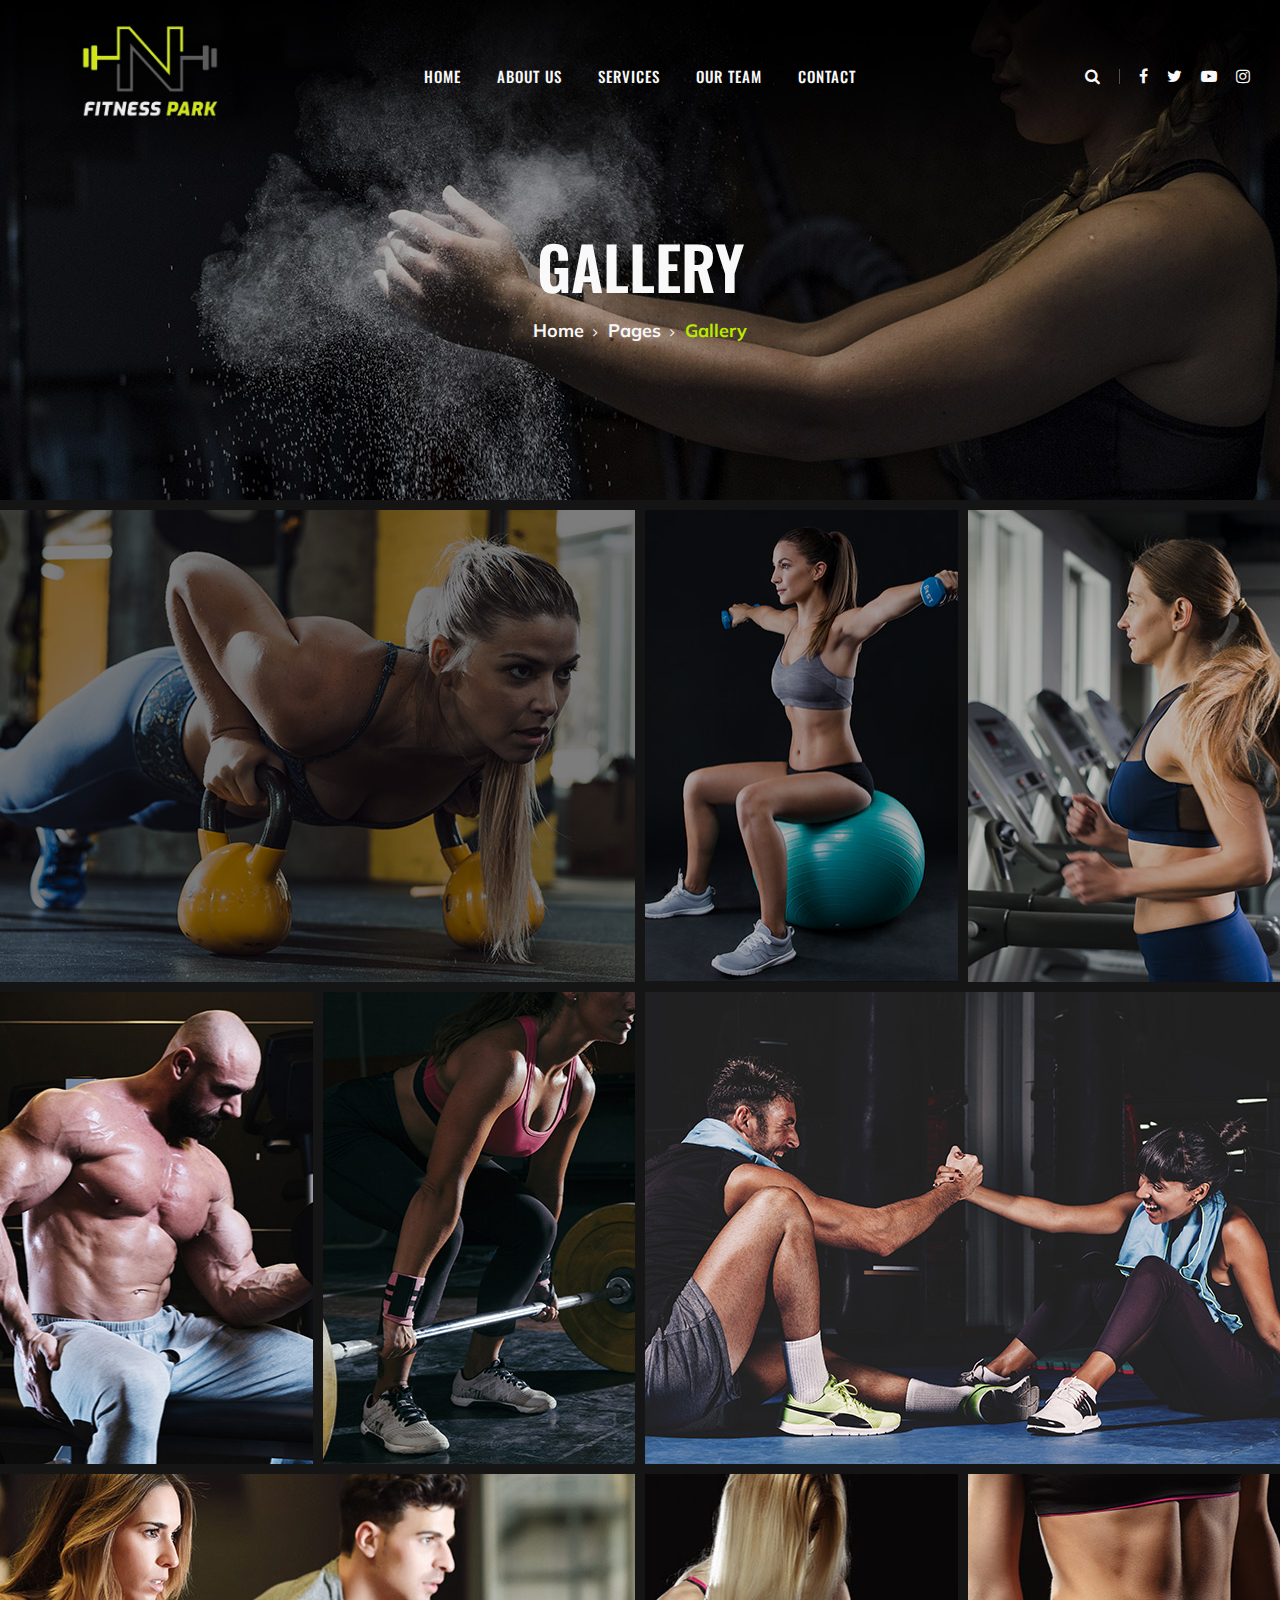
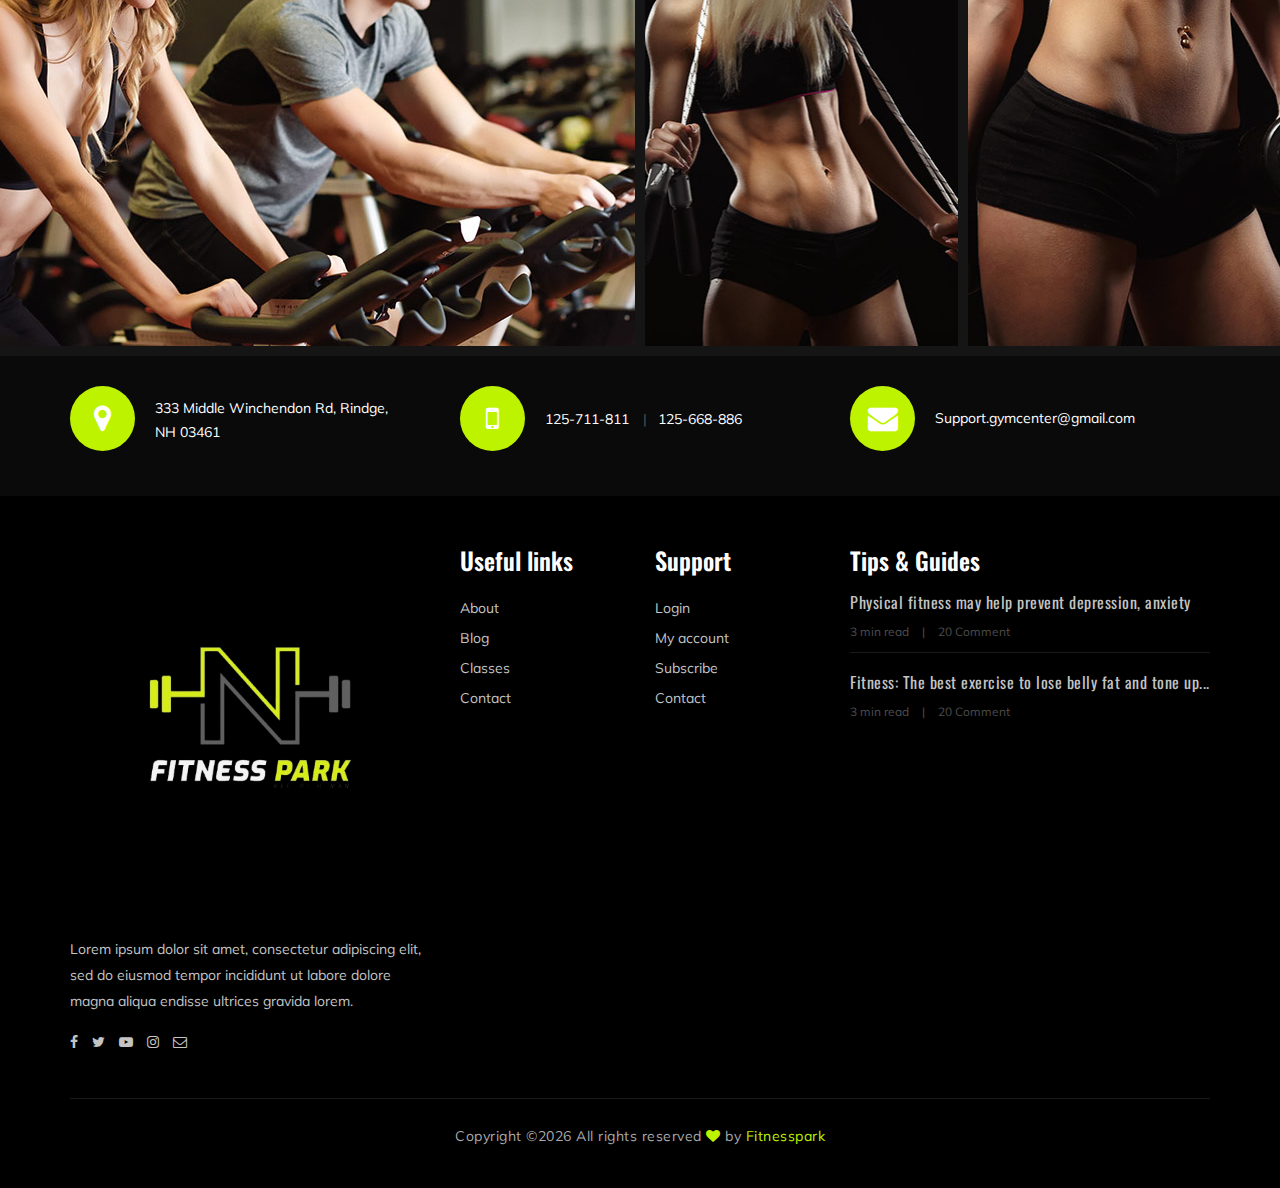
<file: gallery.html>
<!DOCTYPE html>
<html lang="zxx">

<head>
    <meta charset="UTF-8">
    <meta name="description" content="Gym Template">
    <meta name="keywords" content="Gym, unica, creative, html">
    <meta name="viewport" content="width=device-width, initial-scale=1.0">
    <meta http-equiv="X-UA-Compatible" content="ie=edge">
    <title>Gym | Template</title>

    <!-- Google Font -->
    <link href="https://fonts.googleapis.com/css?family=Muli:300,400,500,600,700,800,900&display=swap" rel="stylesheet">
    <link href="https://fonts.googleapis.com/css?family=Oswald:300,400,500,600,700&display=swap" rel="stylesheet">

    <!-- Css Styles -->
    <link rel="stylesheet" href="css/bootstrap.min.css" type="text/css">
    <link rel="stylesheet" href="css/font-awesome.min.css" type="text/css">
    <link rel="stylesheet" href="css/flaticon.css" type="text/css">
    <link rel="stylesheet" href="css/owl.carousel.min.css" type="text/css">
    <link rel="stylesheet" href="css/barfiller.css" type="text/css">
    <link rel="stylesheet" href="css/magnific-popup.css" type="text/css">
    <link rel="stylesheet" href="css/slicknav.min.css" type="text/css">
    <link rel="stylesheet" href="css/style.css" type="text/css">
</head>

<body>
    <!-- Page Preloder -->
    <div id="preloder">
        <div class="loader"></div>
    </div>

    <!-- Offcanvas Menu Section Begin -->
    <div class="offcanvas-menu-overlay"></div>
    <div class="offcanvas-menu-wrapper">
        <div class="canvas-close">
            <i class="fa fa-close"></i>
        </div>
        <div class="canvas-search search-switch">
            <i class="fa fa-search"></i>
        </div>
        <nav class="canvas-menu mobile-menu">
            <ul>
                <li><a href="./index.html">Home</a></li>
                <li><a href="./about-us.html">About Us</a></li>
                <li><a href="./services.html">Services</a></li>
                <li><a href="./team.html">Our Team</a></li>
                <li><a href="#">Pages</a>
               
                <li><a href="./contact.html">Contact</a></li>
            </ul>
        </nav>
        <div id="mobile-menu-wrap"></div>
        <div class="canvas-social">
            <a href="#"><i class="fa fa-facebook"></i></a>
            <a href="#"><i class="fa fa-twitter"></i></a>
            <a href="#"><i class="fa fa-youtube-play"></i></a>
            <a href="#"><i class="fa fa-instagram"></i></a>
        </div>
    </div>
    <!-- Offcanvas Menu Section End -->

    <!-- Header Section Begin -->
    <header class="header-section">
        <div class="container-fluid">
            <div class="row">
                <div class="col-lg-3">
                    <div class="logo">
                        <a href="./index.html">
                            <img class="logo-img"  src="img/f3.png" alt="">
                        </a>
                    </div>
                </div>
                <div class="col-lg-6">
                    <nav class="nav-menu">
                        <ul>
                            <li><a href="./index.html">Home</a></li>
                            <li><a href="./about-us.html">About Us</a></li>
                            <li><a href="./services.html">Services</a></li>
                            <li><a href="./team.html">Our Team</a></li>
                  
                            <li><a href="./contact.html">Contact</a></li>
                        </ul>
                    </nav>
                </div>
                <div class="col-lg-3">
                    <div class="top-option">
                        <div class="to-search search-switch">
                            <i class="fa fa-search"></i>
                        </div>
                        <div class="to-social">
                            <a href="#"><i class="fa fa-facebook"></i></a>
                            <a href="#"><i class="fa fa-twitter"></i></a>
                            <a href="#"><i class="fa fa-youtube-play"></i></a>
                            <a href="#"><i class="fa fa-instagram"></i></a>
                        </div>
                    </div>
                </div>
            </div>
            <div class="canvas-open">
                <i class="fa fa-bars"></i>
            </div>
        </div>
    </header>
    <!-- Header End -->

    <!-- Breadcrumb Section Begin -->
    <section class="breadcrumb-section set-bg" data-setbg="img/breadcrumb-bg.jpg">
        <div class="container">
            <div class="row">
                <div class="col-lg-12 text-center">
                    <div class="breadcrumb-text">
                        <h2>Gallery</h2>
                        <div class="bt-option">
                            <a href="./index.html">Home</a>
                            <a href="#">Pages</a>
                            <span>Gallery</span>
                        </div>
                    </div>
                </div>
            </div>
        </div>
    </section>
    <!-- Breadcrumb Section End -->

    <!-- Gallery Section Begin -->
    <div class="gallery-section gallery-page">
        <div class="gallery">
            <div class="grid-sizer"></div>
            <div class="gs-item grid-wide set-bg" data-setbg="img/gallery/gallery-1.jpg">
                <a href="img/gallery/gallery-1.jpg" class="thumb-icon image-popup"><i class="fa fa-picture-o"></i></a>
            </div>
            <div class="gs-item set-bg" data-setbg="img/gallery/gallery-2.jpg">
                <a href="img/gallery/gallery-2.jpg" class="thumb-icon image-popup"><i class="fa fa-picture-o"></i></a>
            </div>
            <div class="gs-item set-bg" data-setbg="img/gallery/gallery-3.jpg">
                <a href="img/gallery/gallery-3.jpg" class="thumb-icon image-popup"><i class="fa fa-picture-o"></i></a>
            </div>
            <div class="gs-item set-bg" data-setbg="img/gallery/gallery-4.jpg">
                <a href="img/gallery/gallery-4.jpg" class="thumb-icon image-popup"><i class="fa fa-picture-o"></i></a>
            </div>
            <div class="gs-item set-bg" data-setbg="img/gallery/gallery-5.jpg">
                <a href="img/gallery/gallery-5.jpg" class="thumb-icon image-popup"><i class="fa fa-picture-o"></i></a>
            </div>
            <div class="gs-item grid-wide set-bg" data-setbg="img/gallery/gallery-6.jpg">
                <a href="img/gallery/gallery-6.jpg" class="thumb-icon image-popup"><i class="fa fa-picture-o"></i></a>
            </div>
            <div class="gs-item grid-wide set-bg" data-setbg="img/gallery/gallery-7.jpg">
                <a href="img/gallery/gallery-7.jpg" class="thumb-icon image-popup"><i class="fa fa-picture-o"></i></a>
            </div>
            <div class="gs-item set-bg" data-setbg="img/gallery/gallery-8.jpg">
                <a href="img/gallery/gallery-8.jpg" class="thumb-icon image-popup"><i class="fa fa-picture-o"></i></a>
            </div>
            <div class="gs-item set-bg" data-setbg="img/gallery/gallery-9.jpg">
                <a href="img/gallery/gallery-9.jpg" class="thumb-icon image-popup"><i class="fa fa-picture-o"></i></a>
            </div>
        </div>
    </div>
    <!-- Gallery Section End -->

    <!-- Get In Touch Section Begin -->
    <div class="gettouch-section">
        <div class="container">
            <div class="row">
                <div class="col-md-4">
                    <div class="gt-text">
                        <i class="fa fa-map-marker"></i>
                        <p>333 Middle Winchendon Rd, Rindge,<br/> NH 03461</p>
                    </div>
                </div>
                <div class="col-md-4">
                    <div class="gt-text">
                        <i class="fa fa-mobile"></i>
                        <ul>
                            <li>125-711-811</li>
                            <li>125-668-886</li>
                        </ul>
                    </div>
                </div>
                <div class="col-md-4">
                    <div class="gt-text email">
                        <i class="fa fa-envelope"></i>
                        <p>Support.gymcenter@gmail.com</p>
                    </div>
                </div>
            </div>
        </div>
    </div>
    <!-- Get In Touch Section End -->

    <!-- Footer Section Begin -->
    <section class="footer-section">
        <div class="container">
            <div class="row">
                <div class="col-lg-4">
                    <div class="fs-about">
                        <div class="fa-logo">
                            <a href="#"><img src="img/f3.png" alt=""></a>
                        </div>
                        <p>Lorem ipsum dolor sit amet, consectetur adipiscing elit, sed do eiusmod tempor incididunt ut
                            labore dolore magna aliqua endisse ultrices gravida lorem.</p>
                        <div class="fa-social">
                            <a href="#"><i class="fa fa-facebook"></i></a>
                            <a href="#"><i class="fa fa-twitter"></i></a>
                            <a href="#"><i class="fa fa-youtube-play"></i></a>
                            <a href="#"><i class="fa fa-instagram"></i></a>
                            <a href="#"><i class="fa  fa-envelope-o"></i></a>
                        </div>
                    </div>
                </div>
                <div class="col-lg-2 col-md-3 col-sm-6">
                    <div class="fs-widget">
                        <h4>Useful links</h4>
                        <ul>
                            <li><a href="#">About</a></li>
                            <li><a href="#">Blog</a></li>
                            <li><a href="#">Classes</a></li>
                            <li><a href="#">Contact</a></li>
                        </ul>
                    </div>
                </div>
                <div class="col-lg-2 col-md-3 col-sm-6">
                    <div class="fs-widget">
                        <h4>Support</h4>
                        <ul>
                            <li><a href="#">Login</a></li>
                            <li><a href="#">My account</a></li>
                            <li><a href="#">Subscribe</a></li>
                            <li><a href="#">Contact</a></li>
                        </ul>
                    </div>
                </div>
                <div class="col-lg-4 col-md-6">
                    <div class="fs-widget">
                        <h4>Tips & Guides</h4>
                        <div class="fw-recent">
                            <h6><a href="#">Physical fitness may help prevent depression, anxiety</a></h6>
                            <ul>
                                <li>3 min read</li>
                                <li>20 Comment</li>
                            </ul>
                        </div>
                        <div class="fw-recent">
                            <h6><a href="#">Fitness: The best exercise to lose belly fat and tone up...</a></h6>
                            <ul>
                                <li>3 min read</li>
                                <li>20 Comment</li>
                            </ul>
                        </div>
                    </div>
                </div>
            </div>
            <div class="row">
                <div class="col-lg-12 text-center">
                    <div class="copyright-text">
                        <p><!-- Link back to Colorlib can't be removed. Template is licensed under CC BY 3.0. -->
                            Copyright &copy;<script>document.write(new Date().getFullYear());</script> All rights reserved  <i class="fa fa-heart" aria-hidden="true"></i> by <a href="" target="_blank">Fitnesspark</a>
                            <!-- Link back to Colorlib can't be removed. Template is licensed under CC BY 3.0. --></p>
                    </div>
                </div>
            </div>
        </div>
    </section>
    <!-- Footer Section End -->

    <!-- Search model Begin -->
    <div class="search-model">
        <div class="h-100 d-flex align-items-center justify-content-center">
            <div class="search-close-switch">+</div>
            <form class="search-model-form">
                <input type="text" id="search-input" placeholder="Search here.....">
            </form>
        </div>
    </div>
    <!-- Search model end -->

    <!-- Js Plugins -->
    <script src="js/jquery-3.3.1.min.js"></script>
    <script src="js/bootstrap.min.js"></script>
    <script src="js/jquery.magnific-popup.min.js"></script>
    <script src="js/masonry.pkgd.min.js"></script>
    <script src="js/jquery.barfiller.js"></script>
    <script src="js/jquery.slicknav.js"></script>
    <script src="js/owl.carousel.min.js"></script>
    <script src="js/main.js"></script>


</body>

</html>
</file>
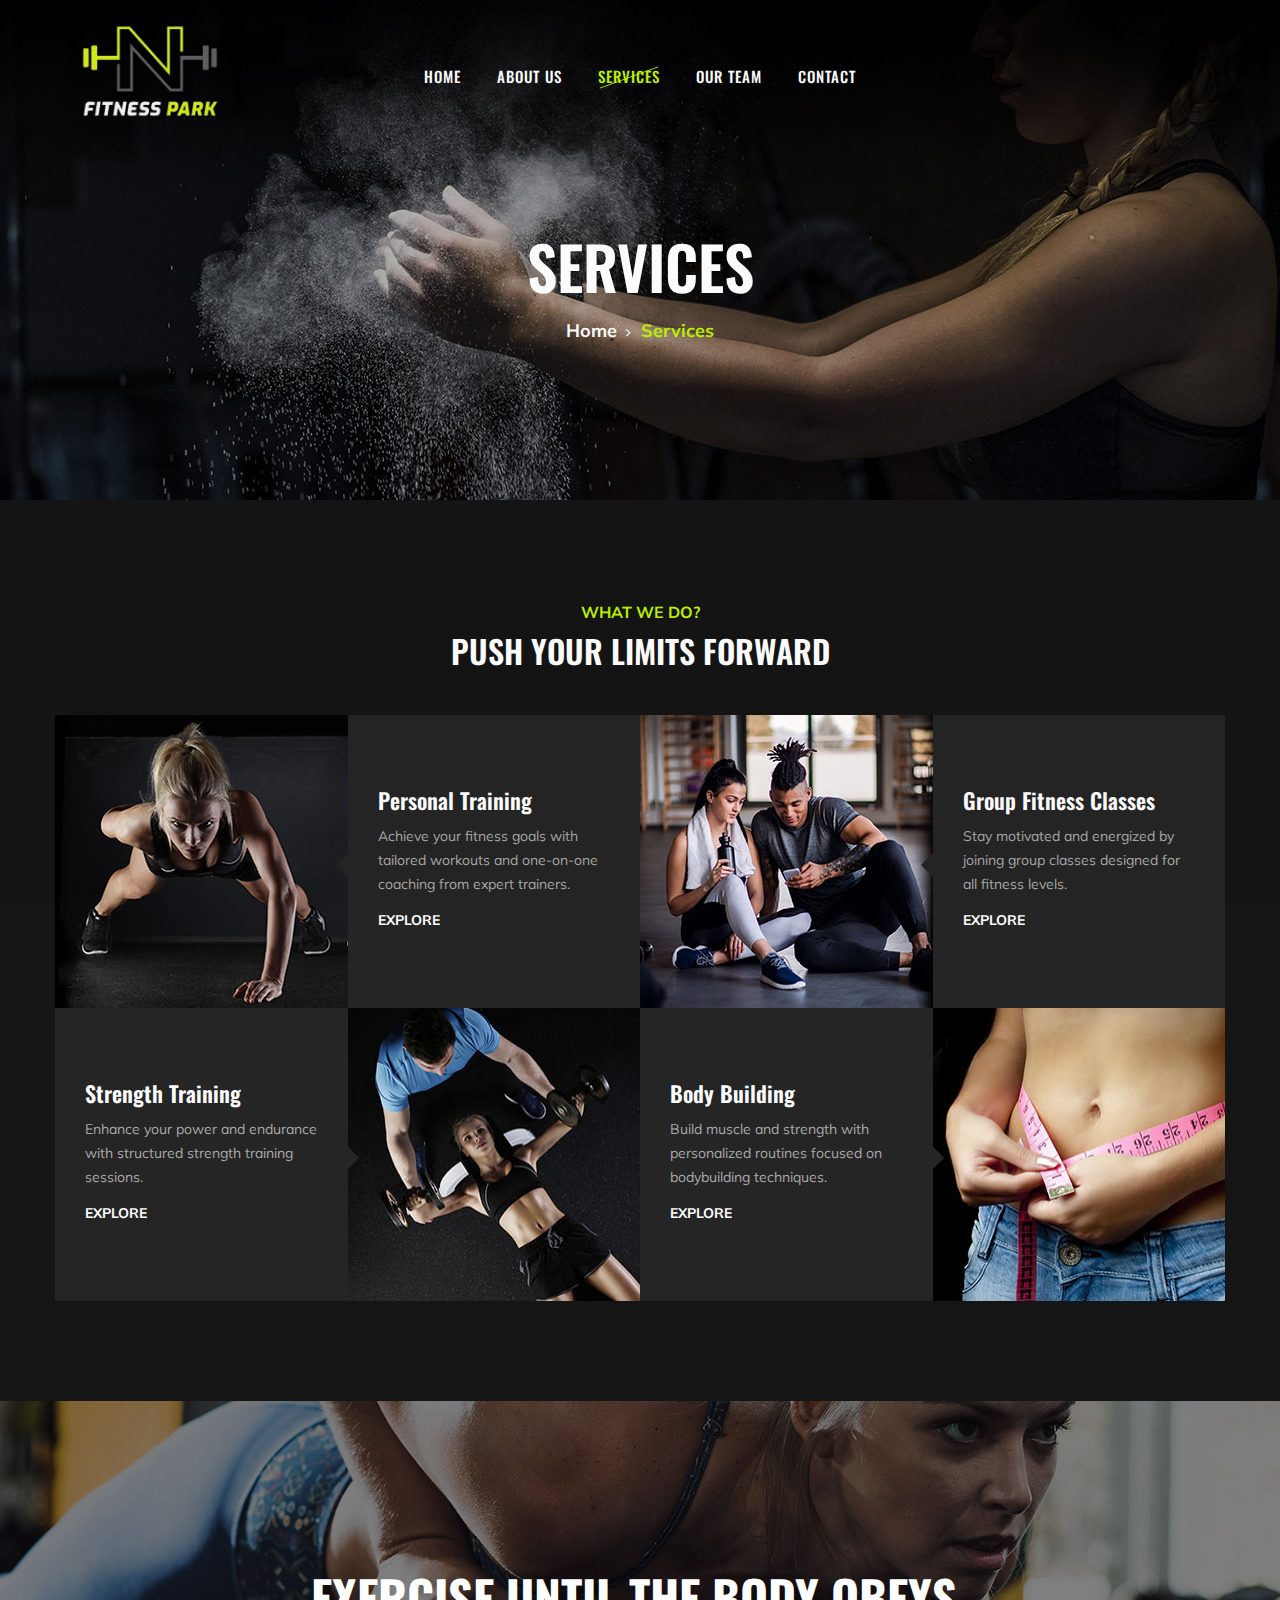
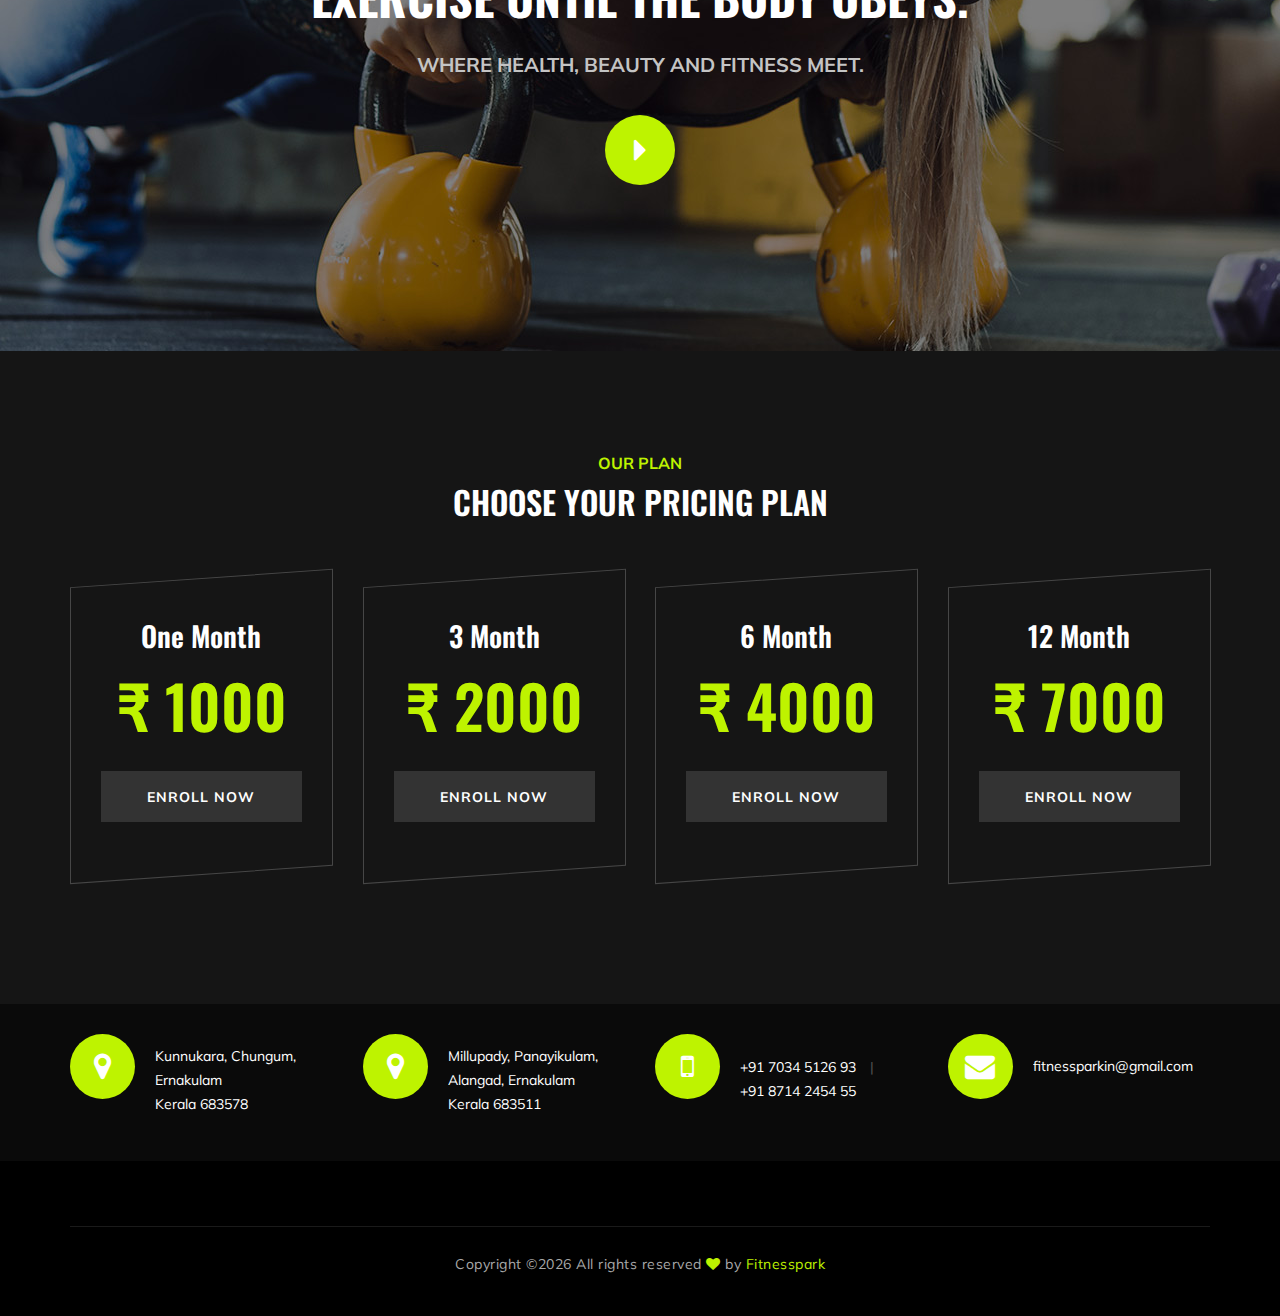
<file: services.html>
<!DOCTYPE html>
<html lang="zxx">

<head>
    <meta charset="UTF-8">
    <meta name="description" content="Gym Template">
    <meta name="keywords" content="Gym, unica, creative, html">
    <meta name="viewport" content="width=device-width, initial-scale=1.0">
    <meta http-equiv="X-UA-Compatible" content="ie=edge">
    <title>Fitnesspark</title>

    <!-- Google Font -->
    <link href="https://fonts.googleapis.com/css?family=Muli:300,400,500,600,700,800,900&display=swap" rel="stylesheet">
    <link href="https://fonts.googleapis.com/css?family=Oswald:300,400,500,600,700&display=swap" rel="stylesheet">

    <!-- Css Styles -->
    <link rel="stylesheet" href="css/bootstrap.min.css" type="text/css">
    <link rel="stylesheet" href="css/font-awesome.min.css" type="text/css">
    <link rel="stylesheet" href="css/flaticon.css" type="text/css">
    <link rel="stylesheet" href="css/owl.carousel.min.css" type="text/css">
    <link rel="stylesheet" href="css/barfiller.css" type="text/css">
    <link rel="stylesheet" href="css/magnific-popup.css" type="text/css">
    <link rel="stylesheet" href="css/slicknav.min.css" type="text/css">
    <link rel="stylesheet" href="css/style.css" type="text/css">
</head>

<body>
    <!-- Page Preloder -->
    <div id="preloder">
        <div class="loader"></div>
    </div>

    <!-- Offcanvas Menu Section Begin -->
    <div class="offcanvas-menu-overlay"></div>
    <div class="offcanvas-menu-wrapper">
        <div class="canvas-close">
            <i class="fa fa-close"></i>
        </div>
        <div class="canvas-search search-switch">
            <i class="fa fa-search"></i>
        </div>
        <nav class="canvas-menu mobile-menu">
            <ul>
                <li><a href="./index.html">Home</a></li>
                <li><a href="./about-us.html">About Us</a></li>
                <li><a href="./services.html">Services</a></li>
                <li><a href="./team.html">Our Team</a></li>
    
                <li><a href="./contact.html">Contact</a></li>
            </ul>
        </nav>
        <div id="mobile-menu-wrap"></div>
        <!-- <div class="canvas-social">
            <a href="#"><i class="fa fa-facebook"></i></a>
            <a href="#"><i class="fa fa-twitter"></i></a>
            <a href="#"><i class="fa fa-youtube-play"></i></a>
            <a href="#"><i class="fa fa-instagram"></i></a>
        </div> -->
    </div>
    <!-- Offcanvas Menu Section End -->

    <!-- Header Section Begin -->
    <header class="header-section">
        <div class="container-fluid">
            <div class="row">
                <div class="col-lg-3">
                    <div class="logo">
                        <a href="./index.html">
                            <img class="logo-img" src="img/f3.png" alt="">
                        </a>
                    </div>
                </div>
                <div class="col-lg-6">
                    <nav class="nav-menu">
                        <ul>
                            <li><a href="./index.html">Home</a></li>
                            <li><a href="./about-us.html">About Us</a></li>
                            <li class="active"><a href="./services.html">Services</a></li>
                            <li><a href="./team.html">Our Team</a></li>
                      
                            <li><a href="./contact.html">Contact</a></li>
                        </ul>
                    </nav>
                </div>
                <!-- <div class="col-lg-3">
                    <div class="top-option">
                        <div class="to-search search-switch">
                            <i class="fa fa-search"></i>
                        </div>
                        <div class="to-social">
                            <a href="#"><i class="fa fa-facebook"></i></a>
                            <a href="#"><i class="fa fa-twitter"></i></a>
                            <a href="#"><i class="fa fa-youtube-play"></i></a>
                            <a href="#"><i class="fa fa-instagram"></i></a>
                        </div>
                    </div>
                </div> -->
            </div>
            <div class="canvas-open">
                <i class="fa fa-bars"></i>
            </div>
        </div>
    </header>
    <!-- Header End -->

    <!-- Breadcrumb Section Begin -->
    <section class="breadcrumb-section set-bg" data-setbg="img/breadcrumb-bg.jpg">
        <div class="container">
            <div class="row">
                <div class="col-lg-12 text-center">
                    <div class="breadcrumb-text">
                        <h2>Services</h2>
                        <div class="bt-option">
                            <a href="./index.html">Home</a>
                            <span>Services</span>
                        </div>
                    </div>
                </div>
            </div>
        </div>
    </section>
    <!-- Breadcrumb Section End -->

    <!-- Services Section Begin -->
    <section class="services-section spad">
        <div class="container">
            <div class="row">
                <div class="col-lg-12">
                    <div class="section-title">
                        <span>What we do?</span>
                        <h2>PUSH YOUR LIMITS FORWARD</h2>
                    </div>
                </div>
            </div>
            <div class="row">
                <div class="col-lg-3 order-lg-1 col-md-6 p-0">
                    <div class="ss-pic">
                        <img src="img/services/services-1.jpg" alt="">
                    </div>
                </div>
                <div class="col-lg-3 order-lg-2 col-md-6 p-0">
                    <div class="ss-text">
                        <h4>Personal Training</h4>
                        <p>Achieve your fitness goals with tailored workouts and one-on-one coaching from expert trainers.</p>
                        <a href="#">Explore</a>
                    </div>
                </div>
                <div class="col-lg-3 order-lg-3 col-md-6 p-0">
                    <div class="ss-pic">
                        <img src="img/services/services-2.jpg" alt="">
                    </div>
                </div>
                <div class="col-lg-3 order-lg-4 col-md-6 p-0">
                    <div class="ss-text">
                        <h4>Group Fitness Classes</h4>
                        <p>Stay motivated and energized by joining group classes designed for all fitness levels.</p>
                        <a href="#">Explore</a>
                    </div>
                </div>
                <div class="col-lg-3 order-lg-8 col-md-6 p-0">
                    <div class="ss-pic">
                        <img src="img/services/services-4.jpg" alt="">
                    </div>
                </div>
                <div class="col-lg-3 order-lg-7 col-md-6 p-0">
                    <div class="ss-text second-row">
                        <h4>Body Building</h4>
                        <p>Build muscle and strength with personalized routines focused on bodybuilding techniques.</p>
                        <a href="#">Explore</a>
                    </div>
                </div>
                <div class="col-lg-3 order-lg-6 col-md-6 p-0">
                    <div class="ss-pic">
                        <img src="img/services/services-3.jpg" alt="">
                    </div>
                </div>
                <div class="col-lg-3 order-lg-5 col-md-6 p-0">
                    <div class="ss-text second-row">
                        <h4>Strength Training</h4>
                        <p>Enhance your power and endurance with structured strength training sessions.</p>
                        <a href="#">Explore</a>
                    </div>
                </div>
            </div>
            
        </div>
    </section>
    <!-- Services Section End -->

    <!-- Banner Section Begin -->
    <section class="banner-section set-bg" data-setbg="img/banner-bg.jpg">
        <div class="container">
            <div class="row">
                <div class="col-lg-12 text-center">
                    <div class="bs-text service-banner">
                        <h2>Exercise until the body obeys.</h2>
                        <div class="bt-tips">Where health, beauty and fitness meet.</div>
                        <a href="https://www.youtube.com/watch?v=EzKkl64rRbM" class="play-btn video-popup"><i
                                class="fa fa-caret-right"></i></a>
                    </div>
                </div>
            </div>
        </div>
    </section>
    <!-- Banner Section End -->

    <!-- Pricing Section Begin -->
    <section class="pricing-section service-pricing spad">
        <div class="container">
            <div class="row">
                <div class="col-lg-12">
                    <div class="section-title">
                        <span>Our Plan</span>
                        <h2>Choose your pricing plan</h2>
                    </div>
                </div>
            </div>
            <div class="row justify-content-center">
                <div class="col-lg-3 col-md-8">
                    <div class="ps-item mt">
                        <h3>One Month</h3>
                        <div class="pi-price">
                            <h2>₹ 1000</h2>
                            <!-- <span>SINGLE CLASS</span> -->
                        </div>
                        <!-- <ul>
                            <li>Free riding</li>
                            <li>Unlimited equipments</li>
                            <li>Personal trainer</li>
                            <li>Weight losing classes</li>
                            <li>Month to mouth</li>
                            <li>No time restriction</li>
                        </ul> -->
                        <a href="#" class="primary-btn pricing-btn">Enroll now</a>
                        <a href="#" class="thumb-icon"><i class="fa fa-picture-o"></i></a>
                    </div>
                </div>
                <div class="col-lg-3 col-md-8">
                    <div class="ps-item">
                        <h3>3 Month</h3>
                        <div class="pi-price">
                            <h2>₹ 2000</h2>
                            <!-- <span>SINGLE CLASS</span> -->
                        </div>
                  
                        <a href="#" class="primary-btn pricing-btn">Enroll now</a>
                        <a href="#" class="thumb-icon"><i class="fa fa-picture-o"></i></a>
                    </div>
                </div>
                <div class="col-lg-3 col-md-8">
                    <div class="ps-item">
                        <h3>6 Month</h3>
                        <div class="pi-price">
                            <h2>₹ 4000</h2>
                       
                        </div>
               
                        <a href="#" class="primary-btn pricing-btn">Enroll now</a>
                        <a href="#" class="thumb-icon"><i class="fa fa-picture-o"></i></a>
                    </div>
                </div>
                <div class="col-lg-3 col-md-8">
                    <div class="ps-item">
                        <h3>12 Month</h3>
                        <div class="pi-price">
                            <h2>₹ 7000</h2>
                        
                        </div>
               
                        <a href="#" class="primary-btn pricing-btn">Enroll now</a>
                        <a href="#" class="thumb-icon"><i class="fa fa-picture-o"></i></a>
                    </div>
                </div>
            </div>
        </div>
    </section>
    <!-- Pricing Section End -->

    <!-- Get In Touch Section Begin -->
    <div class="gettouch-section">
        <div class="container">
            <div class="row">
                <div class="col-md-3">
                    <div class="gt-text">
                        <i class="fa fa-map-marker"></i>
                        <p>Kunnukara, Chungum, Ernakulam<br /> Kerala 683578</p>
                    </div>
                </div>
                <div class="col-md-3">
                    <div class="gt-text">
                        <i class="fa fa-map-marker"></i>
                        <p>Millupady, Panayikulam, Alangad, Ernakulam<br /> Kerala 683511</p>
                    </div>
                </div>
                <div class="col-md-3">
                    <div class="gt-text">
                        <i class="fa fa-mobile"></i>
                        <ul>
                            <li>+91 7034 5126 93</li>
                            <li>+91 8714 2454 55</li>
                        </ul>
                    </div>
                </div>
                <div class="col-md-3">
                    <div class="gt-text email">
                        <i class="fa fa-envelope"></i>
                        <p>fitnessparkin@gmail.com</p>
                    </div>
                </div>
            </div>
        </div>
    </div>
    <!-- Get In Touch Section End -->

    <!-- Footer Section Begin -->
    <section class="footer-section">
        <div class="container">
            <!-- <div class="row">
                <div class="col-lg-4">
                    <div class="fs-about">
                        <div class="fa-logo">
                            <a href="#"><img src="img/f3.png" alt=""></a>
                        </div>
                        <p>Lorem ipsum dolor sit amet, consectetur adipiscing elit, sed do eiusmod tempor incididunt ut
                            labore dolore magna aliqua endisse ultrices gravida lorem.</p>
                        <div class="fa-social">
                            <a href="#"><i class="fa fa-facebook"></i></a>
                            <a href="#"><i class="fa fa-twitter"></i></a>
                            <a href="#"><i class="fa fa-youtube-play"></i></a>
                            <a href="#"><i class="fa fa-instagram"></i></a>
                            <a href="#"><i class="fa  fa-envelope-o"></i></a>
                        </div>
                    </div>
                </div>
                <div class="col-lg-2 col-md-3 col-sm-6">
                    <div class="fs-widget">
                        <h4>Useful links</h4>
                        <ul>
                            <li><a href="#">About</a></li>
                            <li><a href="#">Blog</a></li>
                            <li><a href="#">Classes</a></li>
                            <li><a href="#">Contact</a></li>
                        </ul>
                    </div>
                </div>
                <div class="col-lg-2 col-md-3 col-sm-6">
                    <div class="fs-widget">
                        <h4>Support</h4>
                        <ul>
                            <li><a href="#">Login</a></li>
                            <li><a href="#">My account</a></li>
                            <li><a href="#">Subscribe</a></li>
                            <li><a href="#">Contact</a></li>
                        </ul>
                    </div>
                </div>
                <div class="col-lg-4 col-md-6">
                    <div class="fs-widget">
                        <h4>Tips & Guides</h4>
                        <div class="fw-recent">
                            <h6><a href="#">Physical fitness may help prevent depression, anxiety</a></h6>
                            <ul>
                                <li>3 min read</li>
                                <li>20 Comment</li>
                            </ul>
                        </div>
                        <div class="fw-recent">
                            <h6><a href="#">Fitness: The best exercise to lose belly fat and tone up...</a></h6>
                            <ul>
                                <li>3 min read</li>
                                <li>20 Comment</li>
                            </ul>
                        </div>
                    </div>
                </div>
            </div> -->
            <div class="row">
                <div class="col-lg-12 text-center">
                    <div class="copyright-text">
                        <p><!-- Link back to Colorlib can't be removed. Template is licensed under CC BY 3.0. -->
                            Copyright &copy;<script>document.write(new Date().getFullYear());</script> All rights reserved  <i class="fa fa-heart" aria-hidden="true"></i> by <a href="" target="_blank">Fitnesspark</a>
                            <!-- Link back to Colorlib can't be removed. Template is licensed under CC BY 3.0. --></p>
                    </div>
                </div>
            </div>
        </div>
    </section>
    <!-- Footer Section End -->

    <!-- Search model Begin -->
    <div class="search-model">
        <div class="h-100 d-flex align-items-center justify-content-center">
            <div class="search-close-switch">+</div>
            <form class="search-model-form">
                <input type="text" id="search-input" placeholder="Search here.....">
            </form>
        </div>
    </div>
    <!-- Search model end -->

    <!-- Js Plugins -->
    <script src="js/jquery-3.3.1.min.js"></script>
    <script src="js/bootstrap.min.js"></script>
    <script src="js/jquery.magnific-popup.min.js"></script>
    <script src="js/masonry.pkgd.min.js"></script>
    <script src="js/jquery.barfiller.js"></script>
    <script src="js/jquery.slicknav.js"></script>
    <script src="js/owl.carousel.min.js"></script>
    <script src="js/main.js"></script>



</body>

</html>
</file>
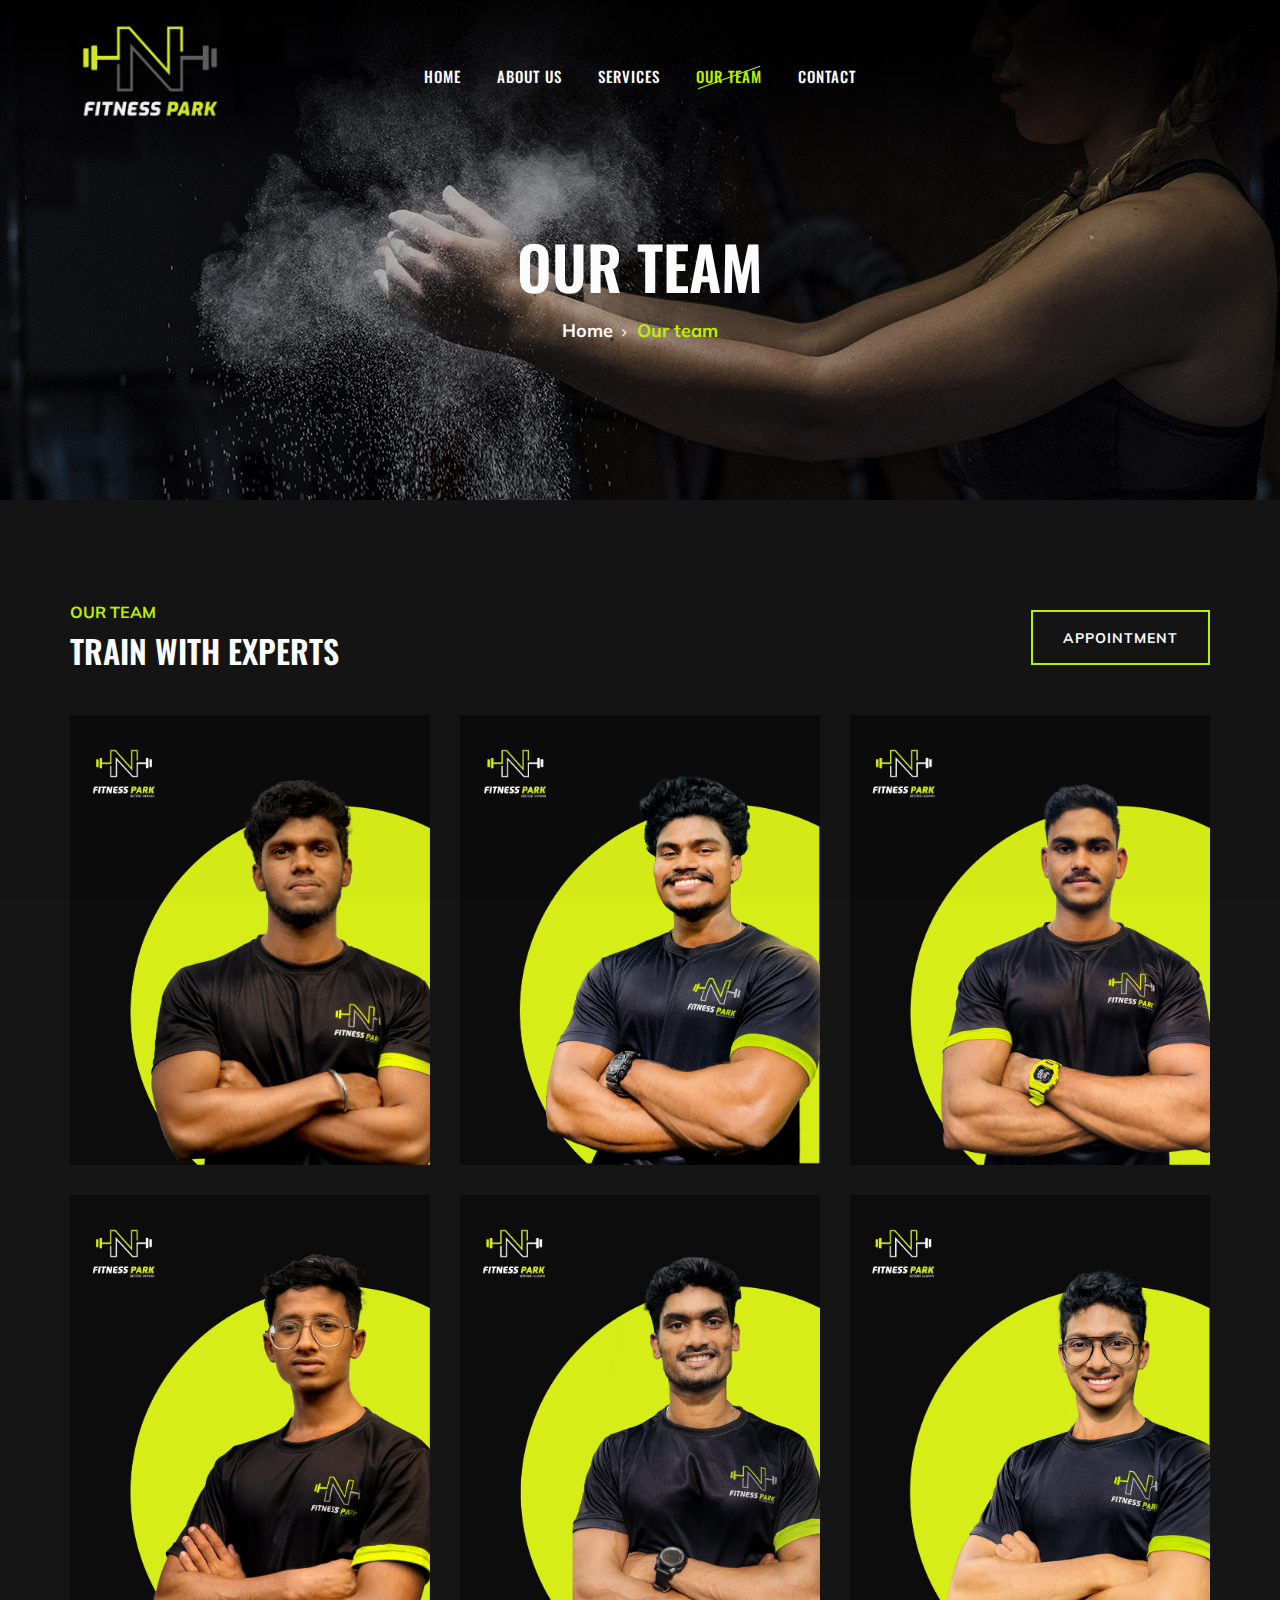
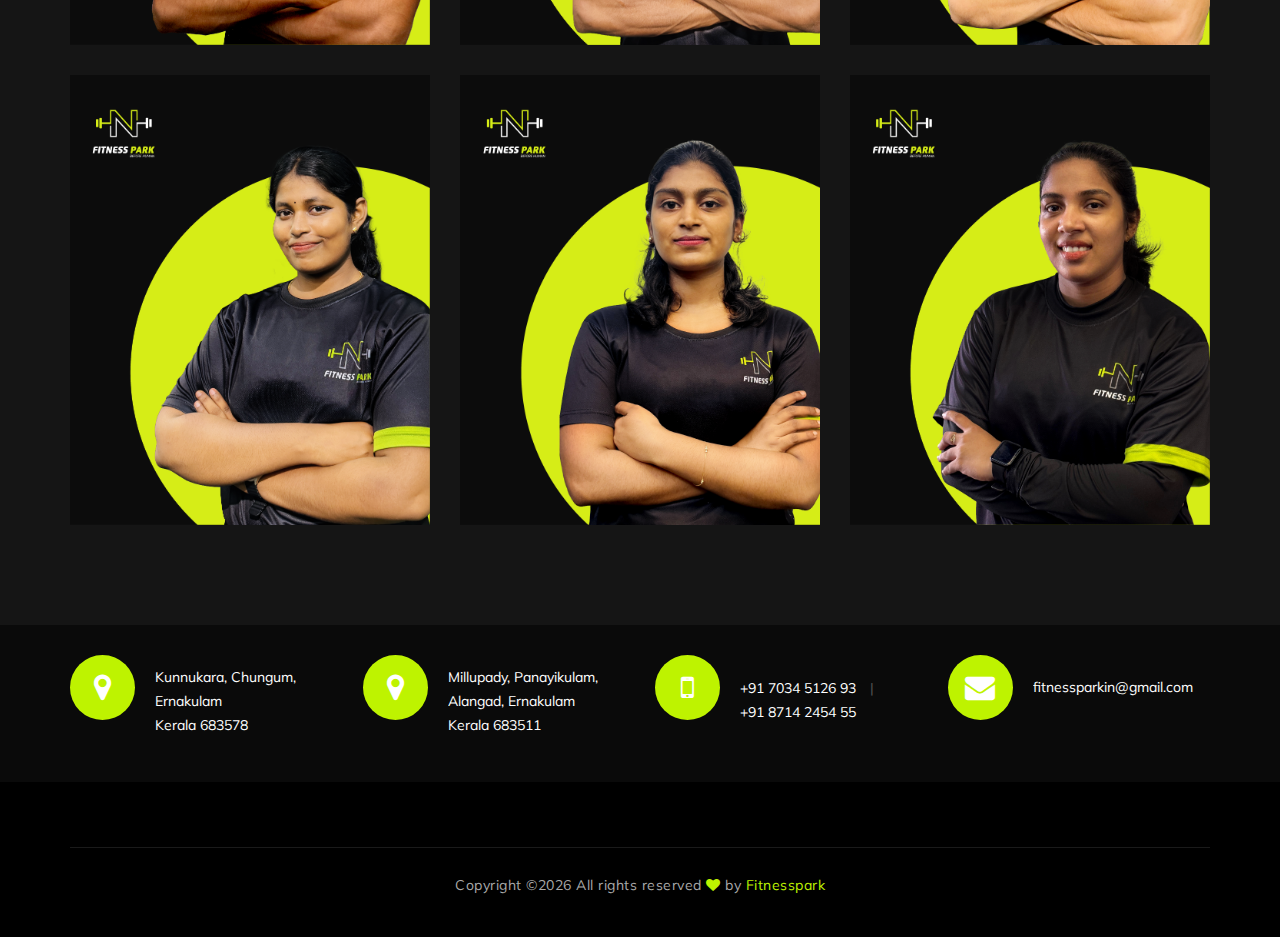
<file: team.html>
<!DOCTYPE html>
<html lang="zxx">

<head>
    <meta charset="UTF-8">
    <meta name="description" content="Gym Template">
    <meta name="keywords" content="Gym, unica, creative, html">
    <meta name="viewport" content="width=device-width, initial-scale=1.0">
    <meta http-equiv="X-UA-Compatible" content="ie=edge">
    <title>Fitnesspark</title>

    <!-- Google Font -->
    <link href="https://fonts.googleapis.com/css?family=Muli:300,400,500,600,700,800,900&display=swap" rel="stylesheet">
    <link href="https://fonts.googleapis.com/css?family=Oswald:300,400,500,600,700&display=swap" rel="stylesheet">

    <!-- Css Styles -->
    <link rel="stylesheet" href="css/bootstrap.min.css" type="text/css">
    <link rel="stylesheet" href="css/font-awesome.min.css" type="text/css">
    <link rel="stylesheet" href="css/flaticon.css" type="text/css">
    <link rel="stylesheet" href="css/owl.carousel.min.css" type="text/css">
    <link rel="stylesheet" href="css/barfiller.css" type="text/css">
    <link rel="stylesheet" href="css/magnific-popup.css" type="text/css">
    <link rel="stylesheet" href="css/slicknav.min.css" type="text/css">
    <link rel="stylesheet" href="css/style.css" type="text/css">
</head>

<body>
    <!-- Page Preloder -->
    <div id="preloder">
        <div class="loader"></div>
    </div>

    <!-- Offcanvas Menu Section Begin -->
    <div class="offcanvas-menu-overlay"></div>
    <div class="offcanvas-menu-wrapper">
        <div class="canvas-close">
            <i class="fa fa-close"></i>
        </div>
        <div class="canvas-search search-switch">
            <i class="fa fa-search"></i>
        </div>
        <nav class="canvas-menu mobile-menu">
            <ul>
                <li><a href="./index.html">Home</a></li>
                <li><a href="./about-us.html">About Us</a></li>
                <li><a href="./services.html">Services</a></li>
                <li><a href="./team.html">Our Team</a></li>
                
                <li><a href="./contact.html">Contact</a></li>
            </ul>
        </nav>
        <div id="mobile-menu-wrap"></div>
        <!-- <div class="canvas-social">
            <a href="#"><i class="fa fa-facebook"></i></a>
            <a href="#"><i class="fa fa-twitter"></i></a>
            <a href="#"><i class="fa fa-youtube-play"></i></a>
            <a href="#"><i class="fa fa-instagram"></i></a>
        </div> -->
    </div>
    <!-- Offcanvas Menu Section End -->

    <!-- Header Section Begin -->
    <header class="header-section">
        <div class="container-fluid">
            <div class="row">
                <div class="col-lg-3">
                    <div class="logo">
                        <a href="./index.html">
                            <img class="logo-img"  src="img/f3.png" alt="">
                        </a>
                    </div>
                </div>
                <div class="col-lg-6">
                    <nav class="nav-menu">
                        <ul>
                            <li><a href="./index.html">Home</a></li>
                            <li><a href="./about-us.html">About Us</a></li>
                            <li><a href="./services.html">Services</a></li>
                            <li class="active"><a href="./team.html">Our Team</a></li>
                          
                            <li><a href="./contact.html">Contact</a></li>
                        </ul>
                    </nav>
                </div>
                <!-- <div class="col-lg-3">
                    <div class="top-option">
                        <div class="to-search search-switch">
                            <i class="fa fa-search"></i>
                        </div>
                        <div class="to-social">
                            <a href="#"><i class="fa fa-facebook"></i></a>
                            <a href="#"><i class="fa fa-twitter"></i></a>
                            <a href="#"><i class="fa fa-youtube-play"></i></a>
                            <a href="#"><i class="fa fa-instagram"></i></a>
                        </div>
                    </div>
                </div> -->
            </div>
            <div class="canvas-open">
                <i class="fa fa-bars"></i>
            </div>
        </div>
    </header>
    <!-- Header End -->

    <!-- Breadcrumb Section Begin -->
    <section class="breadcrumb-section set-bg" data-setbg="img/breadcrumb-bg.jpg">
        <div class="container">
            <div class="row">
                <div class="col-lg-12 text-center">
                    <div class="breadcrumb-text">
                        <h2>Our Team</h2>
                        <div class="bt-option">
                            <a href="./index.html">Home</a>
                            <span>Our team</span>
                        </div>
                    </div>
                </div>
            </div>
        </div>
    </section>
    <!-- Breadcrumb Section End -->

    <!-- Team Section Begin -->
    <section class="team-section team-page spad">
        <div class="container">
            <div class="row">
                <div class="col-lg-12">
                    <div class="team-title">
                        <div class="section-title">
                            <span>Our Team</span>
                            <h2>TRAIN WITH EXPERTS</h2>
                        </div>
                        <a href="#" class="primary-btn btn-normal appoinment-btn">appointment</a>
                    </div>
                </div>
            </div>
            <div class="row">
                <div class="col-lg-4 col-sm-6">
                    <div class="ts-item set-bg" style="object-fit: fill;" data-setbg="img/team/ROSHAN.png">
                        <div class="ts_text">
                            <h4>ROSHAN SAJU</h4>
                            <span>Gym Trainer</span>
                            <div class="tt_socia">
                                <span style="color: rgb(238, 204, 12);">Gold</span>
                                </div>
                        </div>
                    </div>
                </div>
                <div class="col-lg-4 col-sm-6">
                    <div class="ts-item set-bg" data-setbg="img/team/AMAL.png">
                        <div class="ts_text">
                            <h4>AMAL M A</h4>
                            <span>Gym Trainer</span>
                            <div class="tt_socia">
                                <span style="color: rgb(238, 204, 12);">Gold</span>
                                </div>
                        </div>
                    </div>
                </div>
                <div class="col-lg-4 col-sm-6">
                    <div class="ts-item set-bg" data-setbg="img/team/AJITH.png">
                        <div class="ts_text">
                            <h4>AJITH V B</h4>
                            <span>Gym Trainer</span>
                            <div class="tt_socia">
                                <span style="color: rgb(238, 204, 12);">Gold</span>
                                </div>
                        </div>
                    </div>
                </div>
                <div class="col-lg-4 col-sm-6">
                    <div class="ts-item set-bg" data-setbg="img/team/AMEENUL.png">
                        <div class="ts_text">
                            <h4>AMEENUL HAQ A N</h4>
                            <span>Gym Trainer</span>
                            <div class="tt_socia">
                                <span style="color: rgb(205, 213, 219);">Silver</span>                                </div>
                        </div>
                    </div>
                </div>
                <div class="col-lg-4 col-sm-6">
                    <div class="ts-item set-bg" data-setbg="img/team/ARUN.png">
                        <div class="ts_text">
                            <h4>ARUN K</h4>
                            <span>Gym Trainer</span>
                            <div class="tt_socia">
                                <span style="color: rgb(205, 213, 219);">Silver</span>                                </div>
                        </div>
                    </div>
                </div>
                <div class="col-lg-4 col-sm-6">
                    <div class="ts-item set-bg" data-setbg="img/team/MUHAMMED.png">
                        <div class="ts_text">
                            <h4>MUHAMMED SUFIYAN N N</h4>
                            <span>Gym Trainer</span>
                            <div class="tt_socia">
                                <span style="color: rgb(205, 213, 219);">Silver</span>                                </div>
                        </div>
                    </div>
                </div>
                <div class="col-lg-4 col-sm-6">
                    <div class="ts-item set-bg" data-setbg="img/team/ATHIRA.png">
                        <div class="ts_text">
                            <h4>ATHIRA T H</h4>
                            <span>Gym Trainer</span>
                            <div class="tt_socia">
                                <span style="color: rgb(205, 213, 219);">Silver</span>                                </div>
                        </div>
                    </div>
                </div>
                <div class="col-lg-4 col-sm-6">
                    <div class="ts-item set-bg" data-setbg="img/team/ANILA.png">
                        <div class="ts_text">
                            <h4>ANILA</h4>
                            <span>Gym Trainer</span>
                            <div class="tt_socal">
                            <span style="color: rgb(205, 213, 219);">Silver</span>
                            </div>
                        </div>
                    </div>
                </div>
                <div class="col-lg-4 col-sm-6">
                    <div class="ts-item set-bg" data-setbg="img/team/NONAME.png">
                        <div class="ts_text">
                            <h4>SUMAYYA ANWAR</h4>
                            <span>Gym Trainer</span>
                            <div class="tt_socal">
                            <span style="color: rgb(205, 213, 219);">Silver</span>
                            </div>
                        </div>
                    </div>
                </div>
            </div>
        </div>
    </section>
    <!-- Team Section End -->

    <!-- Get In Touch Section Begin -->
    <div class="gettouch-section">
        <div class="container">
            <div class="row">
                <div class="col-md-3">
                    <div class="gt-text">
                        <i class="fa fa-map-marker"></i>
                        <p>Kunnukara, Chungum, Ernakulam<br /> Kerala 683578</p>
                    </div>
                </div>
                <div class="col-md-3">
                    <div class="gt-text">
                        <i class="fa fa-map-marker"></i>
                        <p>Millupady, Panayikulam, Alangad, Ernakulam<br /> Kerala 683511</p>
                    </div>
                </div>
                <div class="col-md-3">
                    <div class="gt-text">
                        <i class="fa fa-mobile"></i>
                        <ul>
                            <li>+91 7034 5126 93</li>
                            <li>+91 8714 2454 55</li>
                        </ul>
                    </div>
                </div>
                <div class="col-md-3">
                    <div class="gt-text email">
                        <i class="fa fa-envelope"></i>
                        <p>fitnessparkin@gmail.com</p>
                    </div>
                </div>
            </div>
        </div>
    </div>
    <!-- Get In Touch Section End -->

    <!-- Footer Section Begin -->
    <section class="footer-section">
        <div class="container">
            <!-- <div class="row">
                <div class="col-lg-4">
                    <div class="fs-about">
                        <div class="fa-logo">
                            <a href="#"><img src="img/f3.png" alt=""></a>
                        </div>
                        <p>Lorem ipsum dolor sit amet, consectetur adipiscing elit, sed do eiusmod tempor incididunt ut
                            labore dolore magna aliqua endisse ultrices gravida lorem.</p>
                        <div class="fa-social">
                            <a href="#"><i class="fa fa-facebook"></i></a>
                            <a href="#"><i class="fa fa-twitter"></i></a>
                            <a href="#"><i class="fa fa-youtube-play"></i></a>
                            <a href="#"><i class="fa fa-instagram"></i></a>
                            <a href="#"><i class="fa  fa-envelope-o"></i></a>
                        </div>
                    </div>
                </div>
                <div class="col-lg-2 col-md-3 col-sm-6">
                    <div class="fs-widget">
                        <h4>Useful links</h4>
                        <ul>
                            <li><a href="#">About</a></li>
                            <li><a href="#">Blog</a></li>
                            <li><a href="#">Classes</a></li>
                            <li><a href="#">Contact</a></li>
                        </ul>
                    </div>
                </div>
                <div class="col-lg-2 col-md-3 col-sm-6">
                    <div class="fs-widget">
                        <h4>Support</h4>
                        <ul>
                            <li><a href="#">Login</a></li>
                            <li><a href="#">My account</a></li>
                            <li><a href="#">Subscribe</a></li>
                            <li><a href="#">Contact</a></li>
                        </ul>
                    </div>
                </div>
                <div class="col-lg-4 col-md-6">
                    <div class="fs-widget">
                        <h4>Tips & Guides</h4>
                        <div class="fw-recent">
                            <h6><a href="#">Physical fitness may help prevent depression, anxiety</a></h6>
                            <ul>
                                <li>3 min read</li>
                                <li>20 Comment</li>
                            </ul>
                        </div>
                        <div class="fw-recent">
                            <h6><a href="#">Fitness: The best exercise to lose belly fat and tone up...</a></h6>
                            <ul>
                                <li>3 min read</li>
                                <li>20 Comment</li>
                            </ul>
                        </div>
                    </div>
                </div>
            </div> -->
            <div class="row">
                <div class="col-lg-12 text-center">
                    <div class="copyright-text">
                        <p><!-- Link back to Colorlib can't be removed. Template is licensed under CC BY 3.0. -->
                            Copyright &copy;<script>document.write(new Date().getFullYear());</script> All rights reserved  <i class="fa fa-heart" aria-hidden="true"></i> by <a href="" target="_blank">Fitnesspark</a>
                            <!-- Link back to Colorlib can't be removed. Template is licensed under CC BY 3.0. --></p>
                    </div>
                </div>
            </div>
        </div>
    </section>
    <!-- Footer Section End -->

    <!-- Search model Begin -->
    <div class="search-model">
        <div class="h-100 d-flex align-items-center justify-content-center">
            <div class="search-close-switch">+</div>
            <form class="search-model-form">
                <input type="text" id="search-input" placeholder="Search here.....">
            </form>
        </div>
    </div>
    <!-- Search model end -->

    <!-- Js Plugins -->
    <script src="js/jquery-3.3.1.min.js"></script>
    <script src="js/bootstrap.min.js"></script>
    <script src="js/jquery.magnific-popup.min.js"></script>
    <script src="js/masonry.pkgd.min.js"></script>
    <script src="js/jquery.barfiller.js"></script>
    <script src="js/jquery.slicknav.js"></script>
    <script src="js/owl.carousel.min.js"></script>
    <script src="js/main.js"></script>


</body>

</html>
</file>
<file: css/flaticon.css>
/*
  	Flaticon icon font: Flaticon
  	Creation date: 19/02/2019 07:27
  	*/

@font-face {
  font-family: "Flaticon";
  src: url("../fonts/Flaticon.eot");
  src: url("../fonts/Flaticon.eot?#iefix") format("embedded-opentype"),
       url("../fonts/Flaticon.woff2") format("woff2"),
       url("../fonts/Flaticon.woff") format("woff"),
       url("../fonts/Flaticon.ttf") format("truetype"),
       url("../fonts/Flaticon.svg#Flaticon") format("svg");
  font-weight: normal;
  font-style: normal;
}

@media screen and (-webkit-min-device-pixel-ratio:0) {
  @font-face {
    font-family: "Flaticon";
    src: url("../fonts/Flaticon.svg#Flaticon") format("svg");
  }
}

[class^="flaticon-"]:before, [class*=" flaticon-"]:before,
[class^="flaticon-"]:after, [class*=" flaticon-"]:after {   
  font-family: Flaticon;
  font-size: 40px;
  font-style: normal;
  margin-left: 0;
}

.flaticon-001-mattress:before { content: "\f100"; }
.flaticon-002-dumbell:before { content: "\f101"; }
.flaticon-003-weight:before { content: "\f102"; }
.flaticon-004-measuring-tape:before { content: "\f103"; }
.flaticon-005-clipboard:before { content: "\f104"; }
.flaticon-006-weight-1:before { content: "\f105"; }
.flaticon-007-rings:before { content: "\f106"; }
.flaticon-008-calendar:before { content: "\f107"; }
.flaticon-009-smartwatch:before { content: "\f108"; }
.flaticon-010-lockers:before { content: "\f109"; }
.flaticon-011-punching-ball:before { content: "\f10a"; }
.flaticon-012-bag:before { content: "\f10b"; }
.flaticon-013-balance:before { content: "\f10c"; }
.flaticon-014-heart-beat:before { content: "\f10d"; }
.flaticon-015-proteins:before { content: "\f10e"; }
.flaticon-016-fitness:before { content: "\f10f"; }
.flaticon-017-pull-up-bar:before { content: "\f110"; }
.flaticon-018-scale:before { content: "\f111"; }
.flaticon-019-bands:before { content: "\f112"; }
.flaticon-020-smartphone:before { content: "\f113"; }
.flaticon-021-tshirt:before { content: "\f114"; }
.flaticon-022-short:before { content: "\f115"; }
.flaticon-023-dumbbells:before { content: "\f116"; }
.flaticon-024-jumping-rope:before { content: "\f117"; }
.flaticon-025-fitness-1:before { content: "\f118"; }
.flaticon-026-gym:before { content: "\f119"; }
.flaticon-027-fitness-2:before { content: "\f11a"; }
.flaticon-028-weightlifting:before { content: "\f11b"; }
.flaticon-029-wheel:before { content: "\f11c"; }
.flaticon-030-dumbbells-1:before { content: "\f11d"; }
.flaticon-031-workout:before { content: "\f11e"; }
.flaticon-032-bottle:before { content: "\f11f"; }
.flaticon-033-juice:before { content: "\f120"; }
.flaticon-034-stationary-bike:before { content: "\f121"; }
.flaticon-035-punching-ball-1:before { content: "\f122"; }
.flaticon-036-timer:before { content: "\f123"; }
.flaticon-037-medal:before { content: "\f124"; }
.flaticon-038-treadmill:before { content: "\f125"; }
.flaticon-039-syringe:before { content: "\f126"; }
.flaticon-040-whistle:before { content: "\f127"; }
.flaticon-041-chest:before { content: "\f128"; }
.flaticon-042-pills:before { content: "\f129"; }
.flaticon-043-mp3:before { content: "\f12a"; }
.flaticon-044-no-smoking:before { content: "\f12b"; }
.flaticon-045-boxing-gloves:before { content: "\f12c"; }
.flaticon-046-gloves:before { content: "\f12d"; }
.flaticon-047-buck:before { content: "\f12e"; }
.flaticon-048-headgear:before { content: "\f12f"; }
.flaticon-049-hand-grip:before { content: "\f130"; }
.flaticon-050-no-fast-food:before { content: "\f131"; }
</file>
<file: css/barfiller.css>
body {
    font-family: Arial;
}

.barfiller {
    width:100%;
    height:12px;
    background:#fcfcfc;
    border:1px solid #ccc;
    position:relative;
    margin-bottom:20px;
    box-shadow: inset 1px 4px 9px -6px rgba(0,0,0,.5); 
    -moz-box-shadow: inset 1px 4px 9px -6px rgba(0,0,0,.5); 
}

.barfiller .fill {
    display:block;
    position:relative;
    width:0px;
    height:100%;
    background:#333;
    z-index:1;
}

.barfiller .tipWrap {
    display:none;
}

.barfiller .tip {
    margin-top:-30px;
    padding:2px 4px;
    font-size:11px;
    color:#fff;
    left:0px;
    position: relative;;
    z-index:2;
    background: #333;
} 

.barfiller .tip:after {
    border:solid;
    border-color:rgba(0,0,0,.8) transparent;
    border-width:6px 6px 0 6px;
    content:"";
    display:block;
    position:absolute;
    left:9px;
    top:100%;
    z-index:9
}
</file>
<file: css/style.css>
/******************************************************************
  Template Name: Gym
  Description:  Gym Fitness HTML Template
  Author: Colorlib
  Author URI: https://colorlib.com
  Version: 1.0
  Created: Colorlib
******************************************************************/

/*------------------------------------------------------------------
[Table of contents]

1.  Template default CSS
	1.1	Variables
	1.2	Mixins
	1.3	Flexbox
	1.4	Reset
2.  Helper Css
3.  Header Section
4.  Hero Section
5.  Service Section
6.  Class Section
7.  Price Plan Section
8.  Trainer Section
9.  Contact
10.  Footer Style

-------------------------------------------------------------------*/

/*----------------------------------------*/

/* Template default CSS
/*----------------------------------------*/

html,
body {
	height: 100%;
	font-family: "Muli", sans-serif;
	-webkit-font-smoothing: antialiased;
	font-smoothing: antialiased;
}

h1,
h2,
h3,
h4,
h5,
h6 {
	margin: 0;
	color: #111111;
	font-weight: 400;
	font-family: "Oswald", sans-serif;
}

h1 {
	font-size: 70px;
}

h2 {
	font-size: 36px;
}

h3 {
	font-size: 30px;
}

h4 {
	font-size: 24px;
}

h5 {
	font-size: 18px;
}

h6 {
	font-size: 16px;
}

p {
	font-size: 14px;
	font-family: "Muli", sans-serif;
	color: #a9a9a9;
	font-weight: 400;
	line-height: 24px;
	margin: 0 0 15px 0;
}

img {
	max-width: 100%;
}

input:focus,
select:focus,
button:focus,
textarea:focus {
	outline: none;
}

a:hover,
a:focus {
	text-decoration: none;
	outline: none;
	color: #fff;
}

ul,
ol {
	padding: 0;
	margin: 0;
}

/*---------------------
  Helper CSS
-----------------------*/

.section-title {
	margin-bottom: 45px;
	text-align: center;
}

.section-title span {
	font-size: 16px;
	color: #bef300;
	text-transform: uppercase;
	font-weight: 700;
}

.section-title h2 {
	color: #ffffff;
	font-size: 32px;
	font-weight: 600;
	text-transform: uppercase;
	margin-top: 8px;
}

.set-bg {
	background-repeat: no-repeat;
	background-size: cover;
	background-position: top center;
}

.spad {
	padding-top: 100px;
	padding-bottom: 100px;
}

.spad-2 {
	padding-top: 50px;
	padding-bottom: 70px;
}

.text-white h1,
.text-white h2,
.text-white h3,
.text-white h4,
.text-white h5,
.text-white h6,
.text-white p,
.text-white span,
.text-white li,
.text-white a {
	color: #fff;
}

/* buttons */

.primary-btn {
	display: inline-block;
	font-size: 14px;
	padding: 17px 30px 16px;
	color: #ffffff;
	background: #bef300;
	line-height: normal;
	letter-spacing: 1px;
	text-transform: uppercase;
	font-weight: 700;
}

.primary-btn.btn-normal {
	-webkit-transition: all 0.3s;
	-o-transition: all 0.3s;
	transition: all 0.3s;
}

.primary-btn.btn-normal:hover {
	background: #bef300;
	border-color: #bef300;
}

/* Preloder */

#preloder {
	position: fixed;
	width: 100%;
	height: 100%;
	top: 0;
	left: 0;
	z-index: 999999;
	background: #000;
}

.loader {
	width: 40px;
	height: 40px;
	position: absolute;
	top: 50%;
	left: 50%;
	margin-top: -13px;
	margin-left: -13px;
	border-radius: 60px;
	animation: loader 0.8s linear infinite;
	-webkit-animation: loader 0.8s linear infinite;
}

.logo{
	margin-top: -6rem;
}

@media (max-width: 991px) {
	.logo{
		margin-left: -4rem;
	}
}


@keyframes loader {
	0% {
		-webkit-transform: rotate(0deg);
		transform: rotate(0deg);
		border: 4px solid #f44336;
		border-left-color: transparent;
	}
	50% {
		-webkit-transform: rotate(180deg);
		transform: rotate(180deg);
		border: 4px solid #673ab7;
		border-left-color: transparent;
	}
	100% {
		-webkit-transform: rotate(360deg);
		transform: rotate(360deg);
		border: 4px solid #f44336;
		border-left-color: transparent;
	}
}

@-webkit-keyframes loader {
	0% {
		-webkit-transform: rotate(0deg);
		border: 4px solid #f44336;
		border-left-color: transparent;
	}
	50% {
		-webkit-transform: rotate(180deg);
		border: 4px solid #673ab7;
		border-left-color: transparent;
	}
	100% {
		-webkit-transform: rotate(360deg);
		border: 4px solid #f44336;
		border-left-color: transparent;
	}
}

.spacial-controls {
	position: fixed;
	width: 111px;
	height: 91px;
	top: 0;
	right: 0;
	z-index: 999;
}

.spacial-controls .search-switch {
	display: block;
	height: 100%;
	padding-top: 30px;
	background: #323232;
	text-align: center;
	cursor: pointer;
}

.search-model {
	display: none;
	position: fixed;
	width: 100%;
	height: 100%;
	left: 0;
	top: 0;
	background: #000;
	z-index: 99999;
}

.search-model-form {
	padding: 0 15px;
}

.search-model-form input {
	width: 500px;
	font-size: 40px;
	border: none;
	border-bottom: 2px solid #333;
	background: none;
	color: #999;
}

.search-close-switch {
	position: absolute;
	width: 50px;
	height: 50px;
	background: #333;
	color: #fff;
	text-align: center;
	border-radius: 50%;
	font-size: 28px;
	line-height: 28px;
	top: 30px;
	cursor: pointer;
	-webkit-transform: rotate(45deg);
	-ms-transform: rotate(45deg);
	transform: rotate(45deg);
	display: -webkit-box;
	display: -ms-flexbox;
	display: flex;
	-webkit-box-align: center;
	-ms-flex-align: center;
	align-items: center;
	-webkit-box-pack: center;
	-ms-flex-pack: center;
	justify-content: center;
}

/*---------------------
  Header
-----------------------*/

.header-section {
	position: absolute;
	left: 0;
	top: 0;
	width: 100%;
	padding: 0 15px;
	padding-top: 55px;
	z-index: 99;
}

.logo a {
	display: inline-block;
}

.nav-menu {
	text-align: center;
}

.nav-menu ul li {
	list-style: none;
	display: inline-block;
	margin-right: 32px;
	position: relative;
	z-index: 1;
}

.nav-menu ul li .dropdown {
	position: absolute;
	left: -30px;
	top: 58px;
	width: 180px;
	background: #252525;
	z-index: 99;
	text-align: left;
	padding: 13px 0 20px;
	opacity: 0;
	visibility: hidden;
	-webkit-transition: all 0.3s;
	-o-transition: all 0.3s;
	transition: all 0.3s;
}

.nav-menu ul li .dropdown li {
	margin-right: 0;
	display: block;
}

.nav-menu ul li .dropdown li a {
	display: block;
	text-transform: none;
	padding: 6px 0 6px 30px;
	font-weight: 400;
}

.nav-menu ul li .dropdown li a:after {
	display: none;
}

.nav-menu ul li:last-child {
	margin-right: 0;
}

.nav-menu ul li.active>a {
	color: #bef300;
}

.nav-menu ul li.active>a:after {
	opacity: 1;
}

.nav-menu ul li:hover>a {
	color: #bef300;
}

.nav-menu ul li:hover>a:after {
	opacity: 1;
}

.nav-menu ul li:hover .dropdown {
	opacity: 1;
	visibility: visible;
}

.nav-menu ul li a {
	color: #ffffff;
	display: block;
	font-size: 15px;
	font-weight: 500;
	text-transform: uppercase;
	letter-spacing: 1px;
	font-family: "Oswald", sans-serif;
	padding: 10px 0px;
	position: relative;
	-webkit-transition: all 0.3s;
	-o-transition: all 0.3s;
	transition: all 0.3s;
}

.nav-menu ul li a:after {
	position: absolute;
	left: 0;
	top: 22px;
	height: 1px;
	width: 100%;
	background: #bef300;
	content: "";
	-webkit-transform: rotate(-20deg);
	-ms-transform: rotate(-20deg);
	transform: rotate(-20deg);
	opacity: 0;
	-webkit-transition: all 0.3s;
	-o-transition: all 0.3s;
	transition: all 0.3s;
}

.top-option {
	text-align: right;
	padding: 9px 0;
}

.top-option .to-search {
	display: inline-block;
	padding-right: 20px;
	position: relative;
}

.top-option .to-search:after {
	position: absolute;
	right: 0;
	top: 5px;
	height: 15px;
	width: 1px;
	background: rgba(255, 255, 255, 0.3);
	content: "";
}

.top-option .to-search i {
	font-size: 16px;
	color: #ffffff;
	cursor: pointer;
}

.top-option .to-social {
	display: inline-block;
}

.top-option .to-social a {
	display: inline-block;
	color: #ffffff;
	font-size: 16px;
	margin-left: 15px;
}

.offcanvas-menu-wrapper {
	display: none;
}

.canvas-open {
	display: none;
}

/*---------------------
  Hero Section
-----------------------*/

.hs-slider.owl-carousel .owl-item.active .hs-item .hi-text span {
	position: relative;
	top: 0;
	-webkit-transition: all 0.2s ease 0.2s;
	-o-transition: all 0.2s ease 0.2s;
	transition: all 0.2s ease 0.2s;
	opacity: 1;
}

.hs-slider.owl-carousel .owl-item.active .hs-item .hi-text h1 {
	position: relative;
	top: 0;
	-webkit-transition: all 0.4s ease 0.4s;
	-o-transition: all 0.4s ease 0.4s;
	transition: all 0.4s ease 0.4s;
	opacity: 1;
}

.hs-slider.owl-carousel .owl-item.active .hs-item .hi-text .primary-btn {
	position: relative;
	top: 0;
	-webkit-transition: all 0.6s ease 0.6s;
	-o-transition: all 0.6s ease 0.6s;
	transition: all 0.6s ease 0.6s;
	opacity: 1;
}

.hs-slider.owl-carousel .owl-nav button {
	height: 46px;
	width: 46px;
	color: #a9a9a9;
	background: rgba(255, 255, 255, 0.1);
	line-height: 46px;
	text-align: center;
	position: absolute;
	font-size: 24px;
	left: 30px;
	top: 50%;
	-webkit-transform: translateY(-23px);
	-ms-transform: translateY(-23px);
	transform: translateY(-23px);
}

.hs-slider.owl-carousel .owl-nav button.owl-next {
	left: auto;
	right: 30px;
}

.hs-slider .hs-item {
	height: 1040px;
	display: -webkit-box;
	display: -ms-flexbox;
	display: flex;
	-ms-flex-line-pack: center;
	align-content: center;
	padding-top: 355px;
}

.hs-slider .hs-item .hi-text span {
	display: block;
	font-size: 18px;
	color: #ffffff;
	text-transform: uppercase;
	font-weight: 700;
	letter-spacing: 6px;
	margin-bottom: 18px;
	position: relative;
	top: 100px;
	opacity: 0;
}

.hs-slider .hs-item .hi-text h1 {
	font-size: 80px;
	color: #ffffff;
	font-weight: 700;
	text-transform: uppercase;
	line-height: 90px;
	margin-bottom: 42px;
	position: relative;
	top: 100px;
	opacity: 0;
}

.hs-slider .hs-item .hi-text h1 strong {
	color: #bef300;
}

.hs-slider .hs-item .hi-text .primary-btn {
	position: relative;
	top: 100px;
	opacity: 0;
}

/*---------------------
  ChoseUs Section
-----------------------*/

.choseus-section {
	background: #0a0a0a;
	padding-bottom: 70px;
}

.cs-item {
	text-align: center;
	margin-bottom: 30px;
}

.cs-item:hover span {
	background: #bef300;
	color: #ffffff;
}

.cs-item span {
	height: 90px;
	width: 90px;
	background: rgba(255, 255, 255, 0.1);
	border-radius: 50%;
	display: inline-block;
	color: #bef300;
	line-height: 90px;
	text-align: center;
	-webkit-transition: all 0.3s;
	-o-transition: all 0.3s;
	transition: all 0.3s;
}

.cs-item h4 {
	color: #ffffff;
	font-size: 22px;
	font-weight: 600;
	margin-top: 24px;
	margin-bottom: 16px;
}

/*---------------------
  Classes Section
-----------------------*/

.classes-section {
	background: #151515;
	padding-bottom: 80px;
}

.classes-section .section-title {
	margin-bottom: 35px;
}

.class-item {
	overflow: hidden;
	margin-bottom: 30px;
}

.class-item .ci-pic img {
	min-width: 100%;
}

.class-item .ci-text {
	background: #0a0a0a;
	position: relative;
	padding: 10px 30px 26px 30px;
	z-index: 1;
}

.class-item .ci-text:after {
	position: absolute;
	left: -5px;
	top: -44px;
	height: 100px;
	width: 600px;
	border-top: 4px solid #464646;
	background: #0a0a0a;
	content: "";
	-webkit-transform: rotate(-5deg);
	-ms-transform: rotate(-5deg);
	transform: rotate(-5deg);
	z-index: -1;
}

.class-item .ci-text span {
	color: #bef300;
	font-size: 12px;
	text-transform: uppercase;
	font-weight: 700;
}

.class-item .ci-text h5 {
	font-size: 20px;
	color: #ffffff;
	font-weight: 600;
	text-transform: uppercase;
	margin-top: 4px;
}

.class-item .ci-text h4 {
	font-size: 26px;
	color: #ffffff;
	font-weight: 600;
	text-transform: uppercase;
	margin-top: 4px;
}

.class-item .ci-text a {
	display: inline-block;
	width: 46px;
	height: 46px;
	background: rgba(255, 255, 255, 0.1);
	line-height: 46px;
	text-align: center;
	font-size: 24px;
	color: #ffffff;
	position: absolute;
	right: 30px;
	bottom: 26px;
}

/*---------------------
  Banner Section
-----------------------*/

.banner-section {
	height: 550px;
	display: -webkit-box;
	display: -ms-flexbox;
	display: flex;
	-webkit-box-align: center;
	-ms-flex-align: center;
	align-items: center;
	-webkit-box-pack: center;
	-ms-flex-pack: center;
	justify-content: center;
}

.bs-text.service-banner .bt-tips {
	margin-bottom: 35px;
}

.bs-text h2 {
	font-size: 48px;
	color: #ffffff;
	font-weight: 700;
	text-transform: uppercase;
	margin-bottom: 25px;
}

.bs-text .bt-tips {
	font-size: 20px;
	color: #c4c4c4;
	font-weight: 700;
	text-transform: uppercase;
	margin-bottom: 45px;
}

.bs-text .primary-btn {
	background: transparent;
	border: 2px solid #bef300;
}

.bs-text .play-btn {
	display: inline-block;
	height: 70px;
	width: 70px;
	background: #bef300;
	border-radius: 50%;
	line-height: 70px;
	text-align: center;
	font-size: 36px;
	color: #ffffff;
}

/*---------------------
  Pricing Section
-----------------------*/

.pricing-section {
	background: #151515;
}

.pricing-section .section-title {
	margin-bottom: 56px;
}

.ps-item {
	text-align: center;
	padding: 40px 30px 52px;
	border: 1px solid #464646;
	-webkit-transform: skewY(-4deg);
	-ms-transform: skewY(-4deg);
	transform: skewY(-4deg);
	-webkit-transition: all 0.5s;
	-o-transition: all 0.5s;
	transition: all 0.5s;
	margin-bottom: 30px;
	position: relative;
}

.ps-item:hover {
	background: #ffffff;
	border-color: #ffffff;
}

.ps-item:hover h3 {
	color: #111111;
}

.ps-item:hover .pi-price span {
	color: #444444;
}

.ps-item:hover ul li {
	color: #111111;
	font-weight: 600;
}

.ps-item:hover .primary-btn.pricing-btn {
	background: #bef300;
}

/* .ps-item:hover .thumb-icon {
	opacity: 1;
	visibility: visible;
} */

.ps-item h3 {
	font-size: 28px;
	color: #ffffff;
	font-weight: 600;
	margin-bottom: 16px;
	-webkit-transform: skewY(4deg);
	-ms-transform: skewY(4deg);
	transform: skewY(4deg);
}

.ps-item .pi-price {
	margin-bottom: 30px;
	-webkit-transform: skewY(4deg);
	-ms-transform: skewY(4deg);
	transform: skewY(4deg);
}

.ps-item .pi-price h2 {
	font-size: 60px;
	color: #bef300;
	font-weight: 600;
}

.ps-item .pi-price span {
	color: #c4c4c4;
	font-size: 16px;
	font-weight: 700;
	text-transform: uppercase;
}

.ps-item ul {
	margin-bottom: 40px;
	-webkit-transform: skewY(4deg);
	-ms-transform: skewY(4deg);
	transform: skewY(4deg);
}

.ps-item ul li {
	font-size: 14px;
	color: #c4c4c4;
	line-height: 32px;
	list-style: none;
}

.ps-item .primary-btn.pricing-btn {
	display: block;
	background: #333333;
	-webkit-transform: skewY(4deg);
	-ms-transform: skewY(4deg);
	transform: skewY(4deg);
}

.ps-item .thumb-icon {
	font-size: 48px;
	color: #bef300;
	position: absolute;
	left: 50px;
	bottom: 120px;
	-webkit-transform: skewY(4deg);
	-ms-transform: skewY(4deg);
	transform: skewY(4deg);
	opacity: 0;
	visibility: hidden;
}

/*---------------------
  Gallery Section
-----------------------*/

.gallery-section {
	background: #151515;
	overflow: hidden;
}

.gallery-section.gallery-page {
	padding-top: 10px;
}

.grid-sizer {
	width: calc(25% - 10px);
}

.gallery {
	margin-right: -10px;
}

.gallery .gs-item {
	height: 472px;
	width: calc(25% - 10px);
	float: left;
	margin-right: 10px;
	margin-bottom: 10px;
}

.gallery .gs-item:hover .thumb-icon {
	opacity: 1;
	visibility: visible;
}

.gallery .gs-item .thumb-icon {
	font-size: 48px;
	color: #bef300;
	display: -webkit-box;
	display: -ms-flexbox;
	display: flex;
	-webkit-box-align: center;
	-ms-flex-align: center;
	align-items: center;
	-webkit-box-pack: center;
	-ms-flex-pack: center;
	justify-content: center;
	height: 100%;
	cursor: pointer;
	opacity: 0;
	visibility: hidden;
	-webkit-transition: all 0.3s;
	-o-transition: all 0.3s;
	transition: all 0.3s;
}

.gallery .gs-item.grid-wide {
	width: calc(50% - 10px);
}

/*---------------------
  Team Section
-----------------------*/

.team-section {
	background: #151515;
}

.team-section.team-page {
	padding-bottom: 70px;
}

.team-section.team-page .ts-item {
	margin-bottom: 30px;
}

.team-section.team-page .ts-item:hover .ts_text {
	bottom: -30px;
}

.team-section.team-page .ts-item .tt_social {
	-webkit-transform: skewY(5deg);
	-ms-transform: skewY(5deg);
	transform: skewY(5deg);
	margin-top: 13px;
}

.team-section.team-page .ts-item .tt_social a {
	font-size: 14px;
	color: #c4c4c4;
	margin-right: 10px;
}

.team-section.team-page .ts-item .tt_social a:last-child {
	margin-right: 0;
}

.team-title .section-title {
	text-align: left;
	float: left;
}

.primary-btn.appoinment-btn {
	background: transparent;
	border: 2px solid #bef300;
	float: right;
	margin-top: 10px;
}

.ts-slider .col-lg-4 {
	max-width: 100%;
}

.ts-slider.owl-carousel .owl-dots {
	text-align: center;
	margin-top: 30px;
}

.ts-slider.owl-carousel .owl-dots button {
	height: 4px;
	width: 20px;
	background: #5c5c5c;
	margin-right: 15px;
	-webkit-transform: skewY(-5deg);
	-ms-transform: skewY(-5deg);
	transform: skewY(-5deg);
}

.ts-slider.owl-carousel .owl-dots button.active {
	background: #bef300;
}

.ts-slider.owl-carousel .owl-dots button:last-child {
	margin-right: 0;
}

.ts-item {
	height: 450px;
	position: relative;
	overflow: hidden;
}

.ts-item:hover .ts_text {
	bottom: -35px;
}

.ts-item .ts_text {
	padding: 40px 0 60px;
	text-align: center;
	background: #0a0a0a;
	border-top: 4px solid #464646;
	-webkit-transform: skewY(-5deg);
	-ms-transform: skewY(-5deg);
	transform: skewY(-5deg);
	position: absolute;
	left: 0;
	bottom: -250px;
	width: 100%;
	-webkit-transition: all 0.3s;
	-o-transition: all 0.3s;
	transition: all 0.3s;
}

.ts-item .ts_text h4 {
	color: #ffffff;
	font-weight: 600;
	margin-bottom: 14px;
	-webkit-transform: skewY(5deg);
	-ms-transform: skewY(5deg);
	transform: skewY(5deg);
}

.ts-item .ts_text span {
	display: block;
	font-size: 12px;
	font-weight: 700;
	color: #aaaaaa;
	text-transform: uppercase;
	-webkit-transform: skewY(5deg);
	-ms-transform: skewY(5deg);
	transform: skewY(5deg);
}

/*---------------------
  Get Touch Section
-----------------------*/

.gettouch-section {
	background: #0a0a0a;
	padding: 30px 0 15px;
}

.gt-text {
	overflow: hidden;
	margin-bottom: 30px;
}

.gt-text i {
	font-size: 30px;
	color: #ffffff;
	display: inline-block;
	height: 65px;
	width: 65px;
	background: #bef300;
	border-radius: 50%;
	line-height: 65px;
	text-align: center;
	float: left;
	margin-right: 20px;
}

.gt-text p {
	overflow: hidden;
	color: #ffffff;
	margin-bottom: 0;
	padding-top: 10px;
}

.gt-text ul {
	overflow: hidden;
	padding-top: 20px;
}

.gt-text ul li {
	list-style: none;
	font-size: 14px;
	color: #ffffff;
	margin-right: 25px;
	display: inline-block;
	position: relative;
}

.gt-text ul li:after {
	position: absolute;
	right: -18px;
	top: 0;
	content: "|";
	color: #545454;
}

.gt-text ul li:last-child {
	margin-right: 0;
}

.gt-text ul li:last-child:after {
	display: none;
}

.gt-text.email p {
	padding-top: 20px;
}

/*---------------------
  Footer
-----------------------*/

.footer-section {
	background: #000000;
	padding-top: 50px;
}

.fs-about {
	margin-bottom: 30px;
}

.fs-about .fa-logo {
	margin-bottom: 30px;
}

.fs-about .fa-logo a {
	display: inline-block;
}

.fs-about p {
	line-height: 26px;
	color: #c4c4c4;
}

.fs-about .fa-social a {
	font-size: 14px;
	color: #c4c4c4;
	margin-right: 10px;
}

.fs-about .fa-social a:last-child {
	margin-right: 0;
}

.fs-widget {
	margin-bottom: 30px;
}

.fs-widget h4 {
	color: #ffffff;
	font-weight: 600;
	margin-bottom: 18px;
}

.fs-widget ul li {
	list-style: none;
}

.fs-widget ul li a {
	font-size: 14px;
	color: #c4c4c4;
	line-height: 30px;
}

.fs-widget .fw-recent {
	margin-bottom: 20px;
	padding-bottom: 10px;
	border-bottom: 1px solid #1a1a1a;
}

.fs-widget .fw-recent:last-child {
	padding-bottom: 0;
	border: none;
}

.fs-widget .fw-recent h6 {
	margin-bottom: 6px;
}

.fs-widget .fw-recent h6 a {
	color: #c4c4c4;
	letter-spacing: 0.5px;
}

.fs-widget .fw-recent ul li {
	font-size: 12px;
	color: #4d4d4d;
	display: inline-block;
	margin-right: 25px;
	position: relative;
}

.fs-widget .fw-recent ul li:last-child:after {
	display: none;
}

.fs-widget .fw-recent ul li:after {
	position: absolute;
	right: -16px;
	top: 0;
	content: "|";
}

.copyright-text {
	font-size: 14px;
	color: #c4c4c4;
	letter-spacing: 0.5px;
	border-top: 1px solid #1a1a1a;
	padding: 25px 0;
	margin-top: 15px;
}

.copyright-text a,
.copyright-text i {
	color: #bef300;
}

/* ----------------------------------- Other Pages Styles ----------------------------------- */

/*---------------------
  Breadcrumb Section
-----------------------*/

.breadcrumb-section {
	height: 500px;
	padding-top: 230px;
}

.logo-img{
	width: 15rem;
}
.breadcrumb-text h2 {
	font-size: 60px;
	color: #ffffff;
	font-weight: 600;
	text-transform: uppercase;
	margin-bottom: 15px;
}

.breadcrumb-text .bt-option a {
	font-size: 18px;
	color: #ffffff;
	font-weight: 700;
	display: inline-block;
	position: relative;
	margin-right: 20px;
}

.breadcrumb-text .bt-option a:after {
	position: absolute;
	right: -14px;
	top: 6px;
	font-family: "FontAwesome";
	content: "";
	font-size: 13px;
	font-weight: 400;
}

.breadcrumb-text .bt-option span {
	font-size: 18px;
	color: #bef300;
	font-weight: 700;
}

/*---------------------
  About Us Section
-----------------------*/

.about-video {
	height: 640px;
	display: -webkit-box;
	display: -ms-flexbox;
	display: flex;
	-webkit-box-align: center;
	-ms-flex-align: center;
	align-items: center;
	-webkit-box-pack: center;
	-ms-flex-pack: center;
	justify-content: center;
}

.about-video .play-btn {
	display: inline-block;
	height: 70px;
	width: 70px;
	background: #bef300;
	border-radius: 50%;
	line-height: 70px;
	text-align: center;
	font-size: 36px;
	color: #ffffff;
}

.about-text {
	background: #000000;
	height: 640px;
	padding: 120px 70px 0 70px;
}

.about-text .section-title {
	text-align: left;
	margin-bottom: 30px;
}

.about-text .at-desc {
	margin-bottom: 27px;
}

.about-text .at-desc p {
	color: #c4c4c4;
}

.about-text .about-bar .ab-item {
	margin-bottom: 34px;
}

.about-text .about-bar .ab-item p {
	color: #ffffff;
	margin-bottom: 13px;
}

.about-text .about-bar .ab-item .barfiller {
	background: #2d2d2d;
	height: 5px;
	border: none;
	margin-bottom: 0;
}

.about-text .about-bar .ab-item .barfiller .tip {
	margin-top: 0;
	padding: 0;
	font-size: 14px;
	color: #ffffff;
	background: transparent;
	position: initial !important;
	float: right;
	margin-top: -40px;
}

.about-text .about-bar .ab-item .barfiller .tip:after {
	display: none;
}

/*---------------------
  Testimonial Section
-----------------------*/

.testimonial-section {
	background: #151515;
}

.ts_slider.owl-carousel .owl-item img {
	display: inline-block;
}

.ts_slider.owl-carousel .owl-nav button {
	height: 46px;
	width: 46px;
	color: #a9a9a9;
	background: rgba(255, 255, 255, 0.1);
	line-height: 46px;
	text-align: center;
	font-size: 24px;
	position: absolute;
	left: 30px;
	top: 50%;
	-webkit-transform: translateY(-23px);
	-ms-transform: translateY(-23px);
	transform: translateY(-23px);
}

.ts_slider.owl-carousel .owl-nav button.owl-next {
	left: auto;
	right: 30px;
}

.ts_slider .ts_item .ti_pic {
	margin-bottom: 32px;
}

.ts_slider .ts_item .ti_pic img {
	height: 200px;
	width: 200px;
	border-radius: 50%;
}

.ts_slider .ts_item .ti_text p {
	color: #fefefe;
	letter-spacing: 1px;
	margin-bottom: 20px;
}

.ts_slider .ts_item .ti_text h5 {
	color: #ffffff;
	font-weight: 600;
	text-transform: uppercase;
	margin-bottom: 8px;
}

.ts_slider .ts_item .ti_text .tt-rating i {
	font-size: 12px;
	color: #d49d09;
}

/*---------------------
  Services Section
-----------------------*/

.services-section {
	background: #151515;
}

.ss-pic img {
	height: 100%;
	min-width: 100%;
}

.ss-text {
	background: #252525;
	padding: 72px 30px;
	height: 293px;
	position: relative;
	z-index: 1;
	-webkit-transition: all 0.3s;
	-o-transition: all 0.3s;
	transition: all 0.3s;
}

.ss-text:hover {
	background: #363636;
}

.ss-text:hover a {
	color: #bef300;
}

.ss-text:hover:after {
	background: #363636;
}

.ss-text:after {
	position: absolute;
	left: -15px;
	top: 50%;
	height: 20px;
	width: 20px;
	background: #252525;
	content: "";
	-webkit-transform: rotate(45deg) translateY(-10px);
	-ms-transform: rotate(45deg) translateY(-10px);
	transform: rotate(45deg) translateY(-10px);
	z-index: -1;
	-webkit-transition: all 0.2s;
	-o-transition: all 0.2s;
	transition: all 0.2s;
}

.ss-text.second-row:after {
	left: auto;
	right: 0;
}

.ss-text h4 {
	font-size: 22px;
	color: #ffffff;
	font-weight: 600;
	margin-bottom: 10px;
}

.ss-text p {
	margin-bottom: 11px;
}

.ss-text a {
	font-size: 14px;
	color: #ffffff;
	font-weight: 700;
	text-transform: uppercase;
	-webkit-transition: all 0.3s;
	-o-transition: all 0.3s;
	transition: all 0.3s;
}

/*---------------------
  Class Timetable Section
-----------------------*/

.class-timetable-section {
	background: #151515;
}

.class-timetable-section.class-details-timetable {
	padding-top: 0;
}

.class-timetable-section .section-title {
	text-align: left;
}

.class-details-timetable_title {
	margin-bottom: 35px;
}

.class-details-timetable_title h5 {
	font-size: 20px;
	color: #ffffff;
	font-weight: 600;
}

.table-controls {
	text-align: right;
	margin-top: 14px;
	margin-bottom: 50px;
}

.table-controls ul {
	background: #000000;
	padding: 12px 30px 15px;
	display: inline-block;
}

.table-controls ul li {
	list-style: none;
	font-size: 14px;
	color: #aaaaaa;
	list-style: none;
	display: inline-block;
	margin-right: 35px;
	-webkit-transition: all 0.3s;
	-o-transition: all 0.3s;
	transition: all 0.3s;
	cursor: pointer;
	position: relative;
}

.table-controls ul li:after {
	position: absolute;
	right: -22px;
	top: 0;
	content: "/";
}

.table-controls ul li.active {
	color: #ffffff;
}

.table-controls ul li.active:after {
	color: #aaaaaa;
}

.table-controls ul li:last-child {
	margin-right: 0;
}

.table-controls ul li:last-child:after {
	display: none;
}

.class-timetable .ts-meta h5,
.class-timetable .ts-meta span {
	-webkit-transition: all 0.4s;
	-o-transition: all 0.4s;
	transition: all 0.4s;
}

.class-timetable.filtering .ts-meta h5,
.class-timetable.filtering .ts-meta span {
	opacity: 0;
}

.class-timetable.filtering .ts-meta.show h5,
.class-timetable.filtering .ts-meta.show span {
	opacity: 1;
}

.class-timetable.details-timetable td h5 {
	color: #ffffff1a;
}

.class-timetable.details-timetable td span {
	color: #363636;
}

.class-timetable.details-timetable td.hover-dp h5 {
	-webkit-transition: all 0.4s;
	-o-transition: all 0.4s;
	transition: all 0.4s;
}

.class-timetable.details-timetable td.hover-dp span {
	-webkit-transition: all 0.4s;
	-o-transition: all 0.4s;
	transition: all 0.4s;
}

.class-timetable.details-timetable td.hover-dp:hover h5 {
	color: #ffffff;
}

.class-timetable.details-timetable td.hover-dp:hover span {
	color: #a9a9a9;
}

.class-timetable.details-timetable td.dark-bg {
	background: #0a0a0a;
}

.class-timetable table {
	border: 1px solid #363636;
	text-align: center;
}

.class-timetable table thead {
	border-bottom: 1px solid #363636;
}

.class-timetable table thead tr th {
	font-size: 14px;
	color: #ffffff;
	background: #bef300;
	border-right: 1px solid #363636;
	padding: 15px 0;
	font-weight: 400;
}

.class-timetable table tbody tr td {
	width: 146px;
	padding: 35px 0;
}

.class-timetable table tbody tr td.class-time {
	font-size: 12px;
	color: #bef300;
	background: #000000;
	border: 1px solid #363636;
}

.class-timetable table tbody tr td.dark-bg {
	background: #090909;
}

.class-timetable table tbody tr td.hover-bg {
	-webkit-transition: all 0.3s;
	-o-transition: all 0.3s;
	transition: all 0.3s;
}

.class-timetable table tbody tr td.hover-bg:hover {
	background: #bef300;
}

.class-timetable table tbody tr td.blank-td {
	position: relative;
	overflow: hidden;
}

.class-timetable table tbody tr td.blank-td:after {
	position: absolute;
	left: -47px;
	top: 59px;
	width: 237px;
	height: 1px;
	background: #363636;
	content: "";
	-webkit-transform: rotate(-40deg);
	-ms-transform: rotate(-40deg);
	transform: rotate(-40deg);
}

.class-timetable table tbody tr td h5 {
	color: #ffffff;
	font-weight: 600;
	text-transform: uppercase;
	margin-bottom: 10px;
}

.class-timetable table tbody tr td span {
	display: block;
	font-size: 12px;
	color: #a9a9a9;
}

/*---------------------
  Class Details Section
-----------------------*/

.class-details-section {
	background: #151515;
	padding-bottom: 60px;
}

.class-details-text .cd-pic {
	margin-bottom: 45px;
}

.class-details-text .cd-pic img {
	min-width: 100%;
}

.class-details-text .cd-text {
	margin-bottom: 33px;
}

.class-details-text .cd-text .cd-single-item h3 {
	color: #ffffff;
	font-weight: 600;
	text-transform: uppercase;
	margin-bottom: 28px;
}

.class-details-text .cd-text .cd-single-item p {
	color: #c4c4c4;
}

.class-details-text .cd-trainer .cd-trainer-pic img {
	min-width: 100%;
}

.class-details-text .cd-trainer .cd-trainer-text {
	position: relative;
}

.class-details-text .cd-trainer .cd-trainer-text .trainer-title {
	margin-bottom: 18px;
}

.class-details-text .cd-trainer .cd-trainer-text .trainer-title h4 {
	color: #ffffff;
	font-weight: 600;
	margin-bottom: 6px;
}

.class-details-text .cd-trainer .cd-trainer-text .trainer-title span {
	font-size: 12px;
	color: #aaaaaa;
	text-transform: uppercase;
}

.class-details-text .cd-trainer .cd-trainer-text .trainer-social {
	position: absolute;
	right: 0;
	top: 20px;
}

.class-details-text .cd-trainer .cd-trainer-text .trainer-social a {
	display: inline-block;
	font-size: 14px;
	color: #c4c4c4;
	margin-right: 9px;
}

.class-details-text .cd-trainer .cd-trainer-text .trainer-social a:last-child {
	margin-right: 0;
}

.class-details-text .cd-trainer .cd-trainer-text p {
	color: #c4c4c4;
}

.class-details-text .cd-trainer .cd-trainer-text .trainer-info {
	margin-top: 28px;
	margin-bottom: 26px;
}

.class-details-text .cd-trainer .cd-trainer-text .trainer-info li {
	font-size: 14px;
	color: #c4c4c4;
	list-style: none;
	padding-bottom: 8px;
	border-bottom: 1px solid #252525;
	margin-bottom: 10px;
}

.class-details-text .cd-trainer .cd-trainer-text .trainer-info li:last-child {
	padding-bottom: 0;
	margin-bottom: 0;
	border-bottom: none;
}

.class-details-text .cd-trainer .cd-trainer-text .trainer-info li span {
	color: #ffffff;
	font-weight: 700;
	width: 150px;
	display: inline-block;
}

.sidebar-option {
	padding-left: 40px;
}

.sidebar-option .so-categories {
	margin-bottom: 40px;
}

.sidebar-option .so-categories .title {
	font-size: 20px;
	color: #ffffff;
	font-weight: 600;
	text-transform: uppercase;
	margin-bottom: 24px;
}

.sidebar-option .so-categories ul li {
	list-style: none;
}

.sidebar-option .so-categories ul li:hover a {
	color: #bef300;
}

.sidebar-option .so-categories ul li:hover a span {
	color: #ffffff;
}

.sidebar-option .so-categories ul li a {
	font-size: 14px;
	color: #c4c4c4;
	line-height: 40px;
	-webkit-transition: all 0.3s;
	-o-transition: all 0.3s;
	transition: all 0.3s;
}

.sidebar-option .so-categories ul li a span {
	font-size: 12px;
	float: right;
}

.sidebar-option .so-latest {
	margin-bottom: 60px;
}

.sidebar-option .so-latest .title {
	font-size: 20px;
	color: #ffffff;
	font-weight: 600;
	text-transform: uppercase;
	margin-bottom: 40px;
}

.sidebar-option .so-latest .latest-large {
	height: 200px;
	position: relative;
	margin-bottom: 30px;
}

.sidebar-option .so-latest .latest-large .ll-text {
	position: absolute;
	left: 0;
	bottom: 18px;
	width: 100%;
	padding: 0 25px;
}

.sidebar-option .so-latest .latest-large .ll-text h5 a {
	color: #ffffff;
	font-weight: 600;
	line-height: 23px;
}

.sidebar-option .so-latest .latest-large .ll-text ul li {
	list-style: none;
	font-size: 12px;
	color: #888888;
	position: relative;
	display: inline-block;
	margin-right: 25px;
}

.sidebar-option .so-latest .latest-large .ll-text ul li:last-child {
	margin-right: 0;
}

.sidebar-option .so-latest .latest-large .ll-text ul li:last-child:after {
	display: none;
}

.sidebar-option .so-latest .latest-large .ll-text ul li:after {
	position: absolute;
	right: -16px;
	top: 0;
	content: "|";
}

.sidebar-option .so-latest .latest-item {
	overflow: hidden;
	margin-bottom: 30px;
}

.sidebar-option .so-latest .latest-item:last-child {
	margin-bottom: 0;
}

.sidebar-option .so-latest .latest-item .li-pic {
	float: left;
	margin-right: 20px;
}

.sidebar-option .so-latest .latest-item .li-text {
	overflow: hidden;
}

.sidebar-option .so-latest .latest-item .li-text h6 a {
	font-size: 15px;
	color: #ffffff;
	line-height: 21px;
}

.sidebar-option .so-latest .latest-item .li-text .li-time {
	display: inline-block;
	font-size: 12px;
	color: #888888;
}

.sidebar-option .so-banner {
	height: 300px;
	position: relative;
}

.sidebar-option .so-banner h5 {
	font-size: 20px;
	font-weight: 600;
	color: #ffffff;
	text-transform: uppercase;
	position: absolute;
	left: 0;
	bottom: 30px;
	width: 100%;
	padding: 0 30px;
}

.sidebar-option .so-tags .title {
	font-size: 20px;
	color: #ffffff;
	font-weight: 600;
	text-transform: uppercase;
	margin-bottom: 40px;
}

.sidebar-option .so-tags a {
	display: inline-block;
	font-size: 14px;
	color: #c4c4c4;
	padding: 10px 15px;
	background: #252525;
	margin-right: 5px;
	margin-bottom: 10px;
}

/*------------------------
  Bmi Calculator Section
-------------------------*/

.bmi-calculator-section {
	background: #151515;
}

.section-title.chart-title {
	text-align: left;
}

.chart-table table {
	border: 1px solid #363636;
	width: 100%;
}

.chart-table table thead {
	border-bottom: 1px solid #363636;
}

.chart-table table thead tr th {
	background: #060606;
	font-size: 14px;
	color: #ffffff;
	font-weight: 500;
	text-transform: uppercase;
	border-right: 1px solid #363636;
	padding: 14px 0 11px 50px;
}

.chart-table table tbody tr:nth-child(even) {
	background: #111111;
}

.chart-table table tbody tr td {
	font-size: 14px;
	color: #c4c4c4;
	border-right: 1px solid #363636;
	padding: 17px 0 17px 50px;
}

.chart-table table tbody tr td.point {
	width: 200px;
}

.section-title.chart-calculate-title {
	text-align: left;
}

.chart-calculate-form p {
	color: #c4c4c4;
	margin-bottom: 24px;
}

.chart-calculate-form form input {
	font-size: 14px;
	color: #c4c4c4;
	width: 100%;
	height: 50px;
	border: 1px solid #363636;
	padding-left: 20px;
	padding-right: 5px;
	background: transparent;
	margin-bottom: 20px;
}

.chart-calculate-form form input::-webkit-input-placeholder {
	color: #c4c4c4;
}

.chart-calculate-form form input::-moz-placeholder {
	color: #c4c4c4;
}

.chart-calculate-form form input:-ms-input-placeholder {
	color: #c4c4c4;
}

.chart-calculate-form form input::-ms-input-placeholder {
	color: #c4c4c4;
}

.chart-calculate-form form input::placeholder {
	color: #c4c4c4;
}

.chart-calculate-form form button {
	font-size: 14px;
	color: #ffffff;
	text-transform: uppercase;
	font-weight: 700;
	width: 100%;
	border: none;
	padding: 15px 0;
	background: #bef300;
}

/*---------------------
  Blog Section
-----------------------*/

.blog-section {
	background: #151515;
}

.blog-section .sidebar-option {
	padding-left: 70px;
}

.blog-item {
	margin-bottom: 40px;
}

.blog-item .bi-pic {
	float: left;
}

.blog-item .bi-pic img {
	width: 360px;
	height: 240px;
	min-width: 100%;
}

.blog-item .bi-text {
	border: 1px solid #363636;
	overflow: hidden;
	height: 240px;
	padding: 32px 30px 0 30px;
}

.blog-item .bi-text h5 {
	margin-bottom: 10px;
}

.blog-item .bi-text h5 a {
	font-size: 20px;
	color: #ffffff;
	font-weight: 600;
	line-height: 28px;
}

.blog-item .bi-text ul {
	margin-bottom: 18px;
}

.blog-item .bi-text ul li {
	font-size: 12px;
	color: #888888;
	display: inline-block;
	list-style: none;
	margin-right: 25px;
	position: relative;
}

.blog-item .bi-text ul li:after {
	position: absolute;
	right: -15px;
	top: 0;
	content: "|";
}

.blog-item .bi-text ul li:last-child {
	margin-right: 0;
}

.blog-item .bi-text ul li:last-child:after {
	display: none;
}

.blog-item .bi-text p {
	color: #c4c4c4;
	line-height: 22px;
	margin-bottom: 0;
}

.blog-pagination {
	padding-top: 10px;
}

.blog-pagination a {
	display: inline-block;
	font-size: 18px;
	color: #ffffff;
	text-transform: uppercase;
	padding: 10px 20px;
	font-weight: 500;
	margin-right: 15px;
	background: #252525;
	font-family: "Oswald", sans-serif;
	-webkit-transition: all 0.3s;
	-o-transition: all 0.3s;
	transition: all 0.3s;
}

.blog-pagination a:last-child {
	margin-right: 0;
}

.blog-pagination a:hover {
	background: #555555;
}

/*--------------------------
  Blog Detils Hero Section
--------------------------*/

.blog-details-hero {
	height: 900px;
	padding-top: 365px;
}

.bh-text {
	background: rgba(0, 0, 0, 0.8);
	text-align: center;
	padding: 40px 50px 34px 50px;
}

.bh-text h3 {
	color: #ffffff;
	font-weight: 600;
	line-height: 39px;
	text-transform: uppercase;
	margin-bottom: 10px;
}

.bh-text ul li {
	font-size: 12px;
	color: #888888;
	display: inline-block;
	list-style: none;
	margin-right: 25px;
	position: relative;
}

.bh-text ul li:after {
	position: absolute;
	right: -15px;
	top: 0;
	content: "|";
}

.bh-text ul li:last-child {
	margin-right: 0;
}

.bh-text ul li:last-child:after {
	display: none;
}

/*---------------------
  Blog Details Section
-----------------------*/

.blog-details-section {
	background: #151515;
	padding-top: 80px;
	overflow: hidden;
}

.blog-details-text .blog-details-title {
	text-align: center;
	margin-bottom: 32px;
}

.blog-details-text .blog-details-title p {
	color: #c4c4c4;
}

.blog-details-text .blog-details-title p:first-child {
	margin-bottom: 25px;
}

.blog-details-text .blog-details-title h5 {
	font-size: 20px;
	color: #ffffff;
	font-weight: 600;
	padding-top: 5px;
	margin-bottom: 28px;
}

.blog-details-text .blog-details-pic {
	margin-right: -10px;
	overflow: hidden;
	margin-bottom: 22px;
}

.blog-details-text .blog-details-pic .blog-details-pic-item {
	width: calc(50% - 10px);
	float: left;
	margin-right: 10px;
	margin-bottom: 10px;
}

.blog-details-text .blog-details-pic .blog-details-pic-item img {
	min-width: 100%;
}

.blog-details-text .blog-details-desc {
	text-align: center;
	margin-bottom: 60px;
}

.blog-details-text .blog-details-desc p {
	color: #c4c4c4;
}

.blog-details-text .blog-details-quote {
	text-align: center;
	border: 2px solid #363636;
	padding: 40px 22px 25px;
	position: relative;
	margin-bottom: 30px;
}

.blog-details-text .blog-details-quote .quote-icon {
	position: absolute;
	left: 50%;
	top: -26px;
	height: 55px;
	width: 55px;
	background: #151515;
	border: 2px solid #363636;
	line-height: 47px;
	text-align: center;
	border-radius: 50%;
	-webkit-transform: translateX(-27.5px);
	-ms-transform: translateX(-27.5px);
	transform: translateX(-27.5px);
}

.blog-details-text .blog-details-quote h5 {
	font-size: 20px;
	color: #ffffff;
	line-height: 30px;
	margin-bottom: 6px;
}

.blog-details-text .blog-details-quote span {
	font-size: 15px;
	color: #888888;
	display: inline-block;
	font-weight: 700;
	text-transform: uppercase;
}

.blog-details-text .blog-details-more-desc {
	text-align: center;
	margin-bottom: 40px;
}

.blog-details-text .blog-details-more-desc p {
	color: #c4c4c4;
}

.blog-details-text .blog-details-more-desc p:first-child {
	margin-bottom: 25px;
}

.blog-details-text .blog-details-tag-share {
	text-align: center;
	margin-bottom: 100px;
}

.blog-details-text .blog-details-tag-share .tags {
	margin-bottom: 25px;
}

.blog-details-text .blog-details-tag-share .tags a {
	display: inline-block;
	font-size: 14px;
	color: #c4c4c4;
	padding: 10px 15px;
	background: #252525;
	margin-right: 5px;
	margin-bottom: 10px;
}

.blog-details-text .blog-details-tag-share .tags a:last-child {
	margin-right: 0;
}

.blog-details-text .blog-details-tag-share .share span {
	font-size: 14px;
	color: #c4c4c4;
	text-transform: uppercase;
	margin-right: 30px;
}

.blog-details-text .blog-details-tag-share .share a {
	font-size: 14px;
	color: #c4c4c4;
	margin-right: 15px;
}

.blog-details-text .blog-details-tag-share .share a:last-child {
	margin-right: 0;
}

.blog-details-text .blog-details-tag-share .share a i {
	color: #ffffff;
	margin-right: 5px;
}

.blog-details-text .blog-details-author {
	text-align: center;
	background: #0a0a0a;
	position: relative;
	padding: 70px 50px 35px 50px;
	margin-bottom: 55px;
}

.blog-details-text .blog-details-author .ba-pic {
	position: absolute;
	top: -45px;
	left: 50%;
	-webkit-transform: translateX(-45px);
	-ms-transform: translateX(-45px);
	transform: translateX(-45px);
}

.blog-details-text .blog-details-author .ba-pic img {
	height: 90px;
	width: 90px;
	border-radius: 50%;
}

.blog-details-text .blog-details-author .ba-text h5 {
	font-size: 20px;
	color: #ffffff;
	font-weight: 500;
	text-transform: uppercase;
	margin-bottom: 15px;
}

.blog-details-text .blog-details-author .ba-text p {
	color: #c4c4c4;
}

.blog-details-text .blog-details-author .ba-text .bp-social a {
	font-size: 13px;
	color: #c4c4c4;
	margin-right: 10px;
}

.blog-details-text .blog-details-author .ba-text .bp-social a:last-child {
	margin-right: 0;
}

.blog-details-text .comment-option .co-title {
	font-size: 20px;
	color: #ffffff;
	font-weight: 500;
	text-transform: uppercase;
	margin-bottom: 40px;
}

.blog-details-text .comment-option .co-widget {
	position: absolute;
	right: 0;
	top: 5px;
}

.blog-details-text .comment-option .co-widget a {
	font-size: 14px;
	color: #c4c4c4;
	margin-left: 8px;
}

.blog-details-text .comment-option .co-item {
	position: relative;
	padding-left: 30px;
	margin-bottom: 35px;
}

.blog-details-text .comment-option .co-item.reply-comment {
	margin-left: 30px;
}

.blog-details-text .comment-option .co-item:after {
	position: absolute;
	left: 0;
	top: 0;
	width: 1px;
	height: 100%;
	background: #363636;
	content: "";
}

.blog-details-text .comment-option .co-item .co-pic {
	overflow: hidden;
	margin-bottom: 12px;
}

.blog-details-text .comment-option .co-item .co-pic img {
	width: 30px;
	height: 30px;
	border-radius: 50%;
	float: left;
	margin-right: 10px;
}

.blog-details-text .comment-option .co-item .co-pic h5 {
	color: #ffffff;
	overflow: hidden;
	line-height: 30px;
}

.blog-details-text .comment-option .co-item .co-text p {
	color: #c4c4c4;
	margin-bottom: 0;
}

.leave-comment h5 {
	font-size: 20px;
	color: #ffffff;
	font-weight: 500;
	text-transform: uppercase;
	margin-bottom: 40px;
}

.leave-comment form input {
	font-size: 13px;
	color: #c4c4c4;
	width: 100%;
	height: 46px;
	border: 1px solid #363636;
	padding-left: 20px;
	padding-right: 5px;
	background: transparent;
	margin-bottom: 20px;
}

.leave-comment form input::-webkit-input-placeholder {
	color: #c4c4c4;
}

.leave-comment form input::-moz-placeholder {
	color: #c4c4c4;
}

.leave-comment form input:-ms-input-placeholder {
	color: #c4c4c4;
}

.leave-comment form input::-ms-input-placeholder {
	color: #c4c4c4;
}

.leave-comment form input::placeholder {
	color: #c4c4c4;
}

.leave-comment form textarea {
	font-size: 13px;
	color: #c4c4c4;
	width: 100%;
	height: 100px;
	border: 1px solid #363636;
	padding-left: 20px;
	padding-top: 12px;
	padding-right: 5px;
	background: transparent;
	margin-bottom: 14px;
	resize: none;
}

.leave-comment form textarea::-webkit-input-placeholder {
	color: #c4c4c4;
}

.leave-comment form textarea::-moz-placeholder {
	color: #c4c4c4;
}

.leave-comment form textarea:-ms-input-placeholder {
	color: #c4c4c4;
}

.leave-comment form textarea::-ms-input-placeholder {
	color: #c4c4c4;
}

.leave-comment form textarea::placeholder {
	color: #c4c4c4;
}

.leave-comment form button {
	font-size: 14px;
	color: #ffffff;
	text-transform: uppercase;
	font-weight: 700;
	width: 100%;
	border: none;
	padding: 14px 0 12px;
	background: #bef300;
}

/*---------------------
  Contact Section
-----------------------*/

.contact-section {
	background: #151515;
}

.section-title.contact-title {
	text-align: left;
	margin-bottom: 35px;
}

.contact-widget .cw-text {
	overflow: hidden;
	margin-bottom: 35px;
}

.contact-widget .cw-text i {
	font-size: 30px;
	color: #bef300;
	display: inline-block;
	height: 65px;
	width: 65px;
	background: #363636;
	border-radius: 50%;
	line-height: 65px;
	text-align: center;
	float: left;
	margin-right: 20px;
}

.contact-widget .cw-text p {
	overflow: hidden;
	color: #c4c4c4;
	margin-bottom: 0;
	padding-top: 10px;
}

.contact-widget .cw-text ul {
	overflow: hidden;
	padding-top: 20px;
}

.contact-widget .cw-text ul li {
	list-style: none;
	font-size: 14px;
	color: #c4c4c4;
	margin-right: 25px;
	display: inline-block;
	position: relative;
}

.contact-widget .cw-text ul li:after {
	position: absolute;
	right: -18px;
	top: 0;
	content: "|";
	color: #545454;
}

.contact-widget .cw-text ul li:last-child {
	margin-right: 0;
}

.contact-widget .cw-text ul li:last-child:after {
	display: none;
}

.contact-widget .cw-text.email p {
	padding-top: 20px;
}

.map {
	height: 550px;
	margin-top: 35px;
}

.map iframe {
	width: 100%;
}

/*---------------------
  404 Section
-----------------------*/

.section-404 {
	position: fixed;
	width: 100%;
	height: 100%;
	z-index: 999;
	background: rgba(0, 0, 0, 0.9);
	display: -webkit-box;
	display: -ms-flexbox;
	display: flex;
	-webkit-box-align: center;
	-ms-flex-align: center;
	align-items: center;
}

.text-404 {
	text-align: center;
}

.text-404 h1 {
	font-size: 200px;
	color: #ffffff;
	font-weight: 700;
	letter-spacing: 2px;
	margin-bottom: 15px;
}

.text-404 h3 {
	color: #ffffff;
	font-weight: 500;
	margin-bottom: 20px;
}

.text-404 p {
	font-size: 15px;
	color: #c4c4c4;
	margin-bottom: 43px;
}

.text-404 .search-404 {
	position: relative;
	width: 470px;
	margin: 0 auto 35px;
}

.text-404 .search-404 input {
	font-size: 15px;
	color: #ffffffb3;
	height: 46px;
	width: 100%;
	background: #bef300;
	border: none;
	padding-left: 20px;
}

.text-404 .search-404 input::-webkit-input-placeholder {
	color: #ffffffb3;
}

.text-404 .search-404 input::-moz-placeholder {
	color: #ffffffb3;
}

.text-404 .search-404 input:-ms-input-placeholder {
	color: #ffffffb3;
}

.text-404 .search-404 input::-ms-input-placeholder {
	color: #ffffffb3;
}

.text-404 .search-404 input::placeholder {
	color: #ffffffb3;
}

.text-404 .search-404 button {
	font-size: 16px;
	color: #ffffff;
	background: transparent;
	border: none;
	position: absolute;
	right: 0;
	top: 0;
	padding: 11px 20px 11px;
}

.text-404 a {
	font-size: 15px;
	color: #ffffff;
	font-weight: 700;
	text-transform: uppercase;
	position: relative;
	display: inline-block;
}

.text-404 a:after {
	position: absolute;
	left: 0;
	bottom: -5px;
	height: 1px;
	width: 100%;
	background: #252525;
	content: "";
}

.text-404 a i {
	color: #bef300;
	margin-right: 5px;
}

/*--------------------------------- Responsive Media Quaries -----------------------------*/

@media only screen and (min-width: 1650px) and (max-width: 1920px) {
	.nav-menu ul li {
		margin-right: 60px;
	}
}

@media only screen and (min-width: 1200px) {
	.container {
		max-width: 1170px;
	}
}

/* Medium Device = 1200px */

@media only screen and (min-width: 992px) and (max-width: 1199px) {
	.nav-menu ul li {
		margin-right: 5px;
	}
	.ps-item .thumb-icon {
		left: 15px;
	}
	.blog-item .bi-pic {
		float: none;
	}
	.blog-item .bi-text {
		height: auto;
		padding: 32px 30px 30px 30px;
	}
	.blog-item .bi-pic img {
		height: auto;
	}
}

/* Tablet Device = 768px */

@media only screen and (min-width: 768px) and (max-width: 991px) {
	.about-text {
		height: auto;
		padding: 120px 70px 60px 70px;
	}
	.blog-section .sidebar-option {
		padding-left: 0;
	}
	.blog-item .bi-pic {
		float: none;
	}
	.blog-item .bi-text {
		height: auto;
		padding: 32px 30px 30px 30px;
	}
	.class-details-text .cd-trainer .cd-trainer-text {
		padding-top: 30px;
	}
	.sidebar-option {
		padding-left: 0;
		padding-top: 30px;
	}
	.chart-table {
		margin-bottom: 30px;
	}
	.table-controls {
		text-align: left;
		margin-top: 0;
		margin-bottom: 30px;
	}
	.ss-text:after {
		display: none;
	}
	.ss-text {
		padding: 72px 60px;
		margin-bottom: 30px;
	}
	.class-item .ci-text:after {
		width: 750px;
	}
	.ts_slider.owl-carousel .owl-nav button {
		left: 0;
	}
	.ts_slider.owl-carousel .owl-nav button.owl-next {
		right: 0;
	}
	.hs-slider.owl-carousel .owl-nav button {
		left: 0;
	}
	.hs-slider.owl-carousel .owl-nav button.owl-next {
		right: 0;
	}
	.offcanvas-menu-overlay {
		position: fixed;
		left: 0;
		top: 0;
		background: rgba(0, 0, 0, 0.7);
		z-index: 999;
		height: 100%;
		width: 100%;
		visibility: hidden;
		-webkit-transition: 0.3s;
		-o-transition: 0.3s;
		transition: 0.3s;
	}
	.offcanvas-menu-overlay.active {
		visibility: visible;
	}
	.canvas-open {
		position: absolute;
		right: 40px;
		top: 61px;
		font-size: 22px;
		width: 30px;
		height: 30px;
		color: #ffffff;
		border: 1px solid #ffffff;
		border-radius: 2px;
		line-height: 29px;
		text-align: center;
		z-index: 1;
		display: block;
		cursor: pointer;
	}
	.offcanvas-menu-wrapper {
		position: fixed;
		left: -300px;
		top: 0;
		width: 300px;
		z-index: 999;
		background: #ffffff;
		overflow-y: auto;
		height: 100%;
		opacity: 0;
		visibility: hidden;
		-webkit-transition: all 0.5s;
		-o-transition: all 0.5s;
		transition: all 0.5s;
		padding: 50px 30px 30px 30px;
		display: block;
	}
	.offcanvas-menu-wrapper.show-offcanvas-menu-wrapper {
		left: 0;
		opacity: 1;
		visibility: visible;
	}
	.offcanvas-menu-wrapper .canvas-close {
		font-size: 22px;
		width: 30px;
		height: 30px;
		border: 1px solid #151515;
		border-radius: 2px;
		text-align: center;
		line-height: 27px;
		position: absolute;
		right: 20px;
		top: 20px;
		cursor: pointer;
	}
	.offcanvas-menu-wrapper .canvas-search {
		font-size: 18px;
		text-align: center;
		margin-bottom: 20px;
		cursor: pointer;
	}
	.offcanvas-menu-wrapper .canvas-menu {
		display: none;
	}
	.offcanvas-menu-wrapper .canvas-social {
		text-align: center;
		padding-top: 20px;
	}
	.offcanvas-menu-wrapper .canvas-social a {
		display: inline-block;
		font-size: 16px;
		color: #363636;
		margin-right: 6px;
	}
	.offcanvas-menu-wrapper .canvas-social a:last-child {
		margin-right: 0;
	}
	.offcanvas-menu-wrapper .slicknav_btn {
		display: none;
	}
	.offcanvas-menu-wrapper .slicknav_menu {
		background: transparent;
		padding: 0;
	}
	.offcanvas-menu-wrapper .slicknav_nav {
		display: block !important;
	}
	.offcanvas-menu-wrapper .slicknav_nav ul {
		margin: 0;
	}
	.offcanvas-menu-wrapper .slicknav_nav .slicknav_row,
	.offcanvas-menu-wrapper .slicknav_nav a {
		padding: 10px 0;
		margin: 0;
		color: #151515;
		border-bottom: 1px solid #151515;
		font-weight: 500;
		font-family: "Oswald", sans-serif;
		font-size: 15px;
	}
	.offcanvas-menu-wrapper .slicknav_nav .slicknav_row:hover {
		border-radius: 0;
		background: transparent;
		color: #bef300;
	}
	.offcanvas-menu-wrapper .slicknav_nav a:hover {
		border-radius: 0;
		background: transparent;
		color: #bef300;
	}
	.nav-menu {
		display: none;
	}
	.top-option {
		display: none;
	}
	.grid-sizer {
		width: calc(50% - 10px);
	}
	.gallery .gs-item {
		width: calc(50% - 10px);
		float: none;
	}
	.gallery .gs-item.grid-wide {
		width: 100%;
	}
	.blog-item .bi-pic img {
		height: auto;
	}
}

/* Wide Mobile = 480px */

@media only screen and (max-width: 767px) {
	.offcanvas-menu-overlay {
		position: fixed;
		left: 0;
		top: 0;
		background: rgba(0, 0, 0, 0.7);
		z-index: 999;
		height: 100%;
		width: 100%;
		visibility: hidden;
		-webkit-transition: 0.3s;
		-o-transition: 0.3s;
		transition: 0.3s;
	}
	.offcanvas-menu-overlay.active {
		visibility: visible;
	}
	.canvas-open {
		position: absolute;
		right: 40px;
		top: 61px;
		font-size: 22px;
		width: 30px;
		height: 30px;
		color: #ffffff;
		border: 1px solid #ffffff;
		border-radius: 2px;
		line-height: 29px;
		text-align: center;
		z-index: 1;
		display: block;
		cursor: pointer;
	}
	.offcanvas-menu-wrapper {
		position: fixed;
		left: -300px;
		top: 0;
		width: 300px;
		z-index: 999;
		background: #ffffff;
		overflow-y: auto;
		height: 100%;
		opacity: 0;
		visibility: hidden;
		-webkit-transition: all 0.5s;
		-o-transition: all 0.5s;
		transition: all 0.5s;
		padding: 50px 30px 30px 30px;
		display: block;
	}
	.offcanvas-menu-wrapper.show-offcanvas-menu-wrapper {
		left: 0;
		opacity: 1;
		visibility: visible;
	}
	.offcanvas-menu-wrapper .canvas-close {
		font-size: 22px;
		width: 30px;
		height: 30px;
		border: 1px solid #151515;
		border-radius: 2px;
		text-align: center;
		line-height: 27px;
		position: absolute;
		right: 20px;
		top: 20px;
		cursor: pointer;
	}
	.offcanvas-menu-wrapper .canvas-search {
		font-size: 18px;
		text-align: center;
		margin-bottom: 20px;
		cursor: pointer;
	}
	.offcanvas-menu-wrapper .canvas-menu {
		display: none;
	}
	.offcanvas-menu-wrapper .canvas-social {
		text-align: center;
		padding-top: 20px;
	}
	.offcanvas-menu-wrapper .canvas-social a {
		display: inline-block;
		font-size: 16px;
		color: #363636;
		margin-right: 6px;
	}
	.offcanvas-menu-wrapper .canvas-social a:last-child {
		margin-right: 0;
	}
	.offcanvas-menu-wrapper .slicknav_btn {
		display: none;
	}
	.offcanvas-menu-wrapper .slicknav_menu {
		background: transparent;
		padding: 0;
	}
	.offcanvas-menu-wrapper .slicknav_nav {
		display: block !important;
	}
	.offcanvas-menu-wrapper .slicknav_nav ul {
		margin: 0;
	}
	.offcanvas-menu-wrapper .slicknav_nav .slicknav_row,
	.offcanvas-menu-wrapper .slicknav_nav a {
		padding: 10px 0;
		margin: 0;
		color: #151515;
		border-bottom: 1px solid #151515;
		font-weight: 500;
		font-family: "Oswald", sans-serif;
		font-size: 15px;
	}
	.offcanvas-menu-wrapper .slicknav_nav .slicknav_row:hover {
		border-radius: 0;
		background: transparent;
		color: #bef300;
	}
	.offcanvas-menu-wrapper .slicknav_nav .slicknav_row:hover a {
		color: #bef300;
	}
	.offcanvas-menu-wrapper .slicknav_nav a:hover {
		border-radius: 0;
		background: transparent;
		color: #bef300;
	}
	.nav-menu {
		display: none;
	}
	.top-option {
		display: none;
	}
	.gallery .gs-item {
		width: 100%;
		float: none;
	}
	.gallery .gs-item.grid-wide {
		width: 100%;
	}
	.about-text {
		height: auto;
		padding: 120px 70px 60px 70px;
	}
	.class-timetable {
		overflow-x: auto;
	}
	.chart-table {
		overflow-x: auto;
	}
	.blog-section .p-0 {
		padding: 15px !important;
	}
	.blog-section .sidebar-option {
		padding-left: 0;
	}
	.blog-item .bi-pic {
		float: none;
	}
	.blog-item .bi-text {
		height: auto;
		padding: 32px 30px 30px 30px;
	}
	.class-details-text .cd-trainer .cd-trainer-text {
		padding-top: 30px;
	}
	.sidebar-option {
		padding-left: 0;
		padding-top: 30px;
	}
	.chart-table {
		margin-bottom: 30px;
	}
	.table-controls {
		text-align: left;
		margin-top: 0;
		margin-bottom: 30px;
	}
	.ss-text:after {
		display: none;
	}
	.ss-text {
		padding: 72px 60px;
		height: auto;
	}
	.class-item .ci-text:after {
		width: 750px;
	}
	.hs-slider .hs-item {
		height: auto;
		padding: 250px 0 150px;
	}
	.hs-slider .hs-item .hi-text h1 {
		font-size: 48px;
		line-height: normal;
	}
	.ts_slider.owl-carousel .owl-nav button {
		left: 0;
	}
	.ts_slider.owl-carousel .owl-nav button.owl-next {
		right: 0;
	}
	.hs-slider.owl-carousel .owl-nav button {
		left: 0;
	}
	.hs-slider.owl-carousel .owl-nav button.owl-next {
		right: 0;
	}
	.ss-pic img {
		height: auto;
	}
	.ss-text {
		margin-bottom: 20px;
	}
	.blog-item .bi-pic img {
		height: auto;
	}
	.blog-details-hero {
		height: auto;
		padding: 160px 0 100px;
	}
	.text-404 .search-404 {
		width: 100%;
	}
	.search-model-form input {
		width: 100%;
	}
}

/* Small Device = 320px */

@media only screen and (max-width: 479px) {
	.primary-btn.appoinment-btn {
		float: none;
		margin-top: 0;
	}
	.hs-slider .hs-item .hi-text h1 {
		font-size: 38px;
		line-height: normal;
	}
	.team-title {
		margin-bottom: 20px;
	}
	.about-text {
		padding: 70px 15px 60px;
	}
	.blog-details-section .p-0 {
		padding: 15px !important;
	}
	.text-404 h1 {
		font-size: 160px;
	}
	.breadcrumb-text h2 {
		font-size: 38px;
	}
	.text-404 h1 {
		font-size: 80px;
	}
	.blog-details-text .blog-details-author {
		padding: 70px 15px 35px;
	}
	.search-model-form input {
		font-size: 28px;
	}
}
</file>
